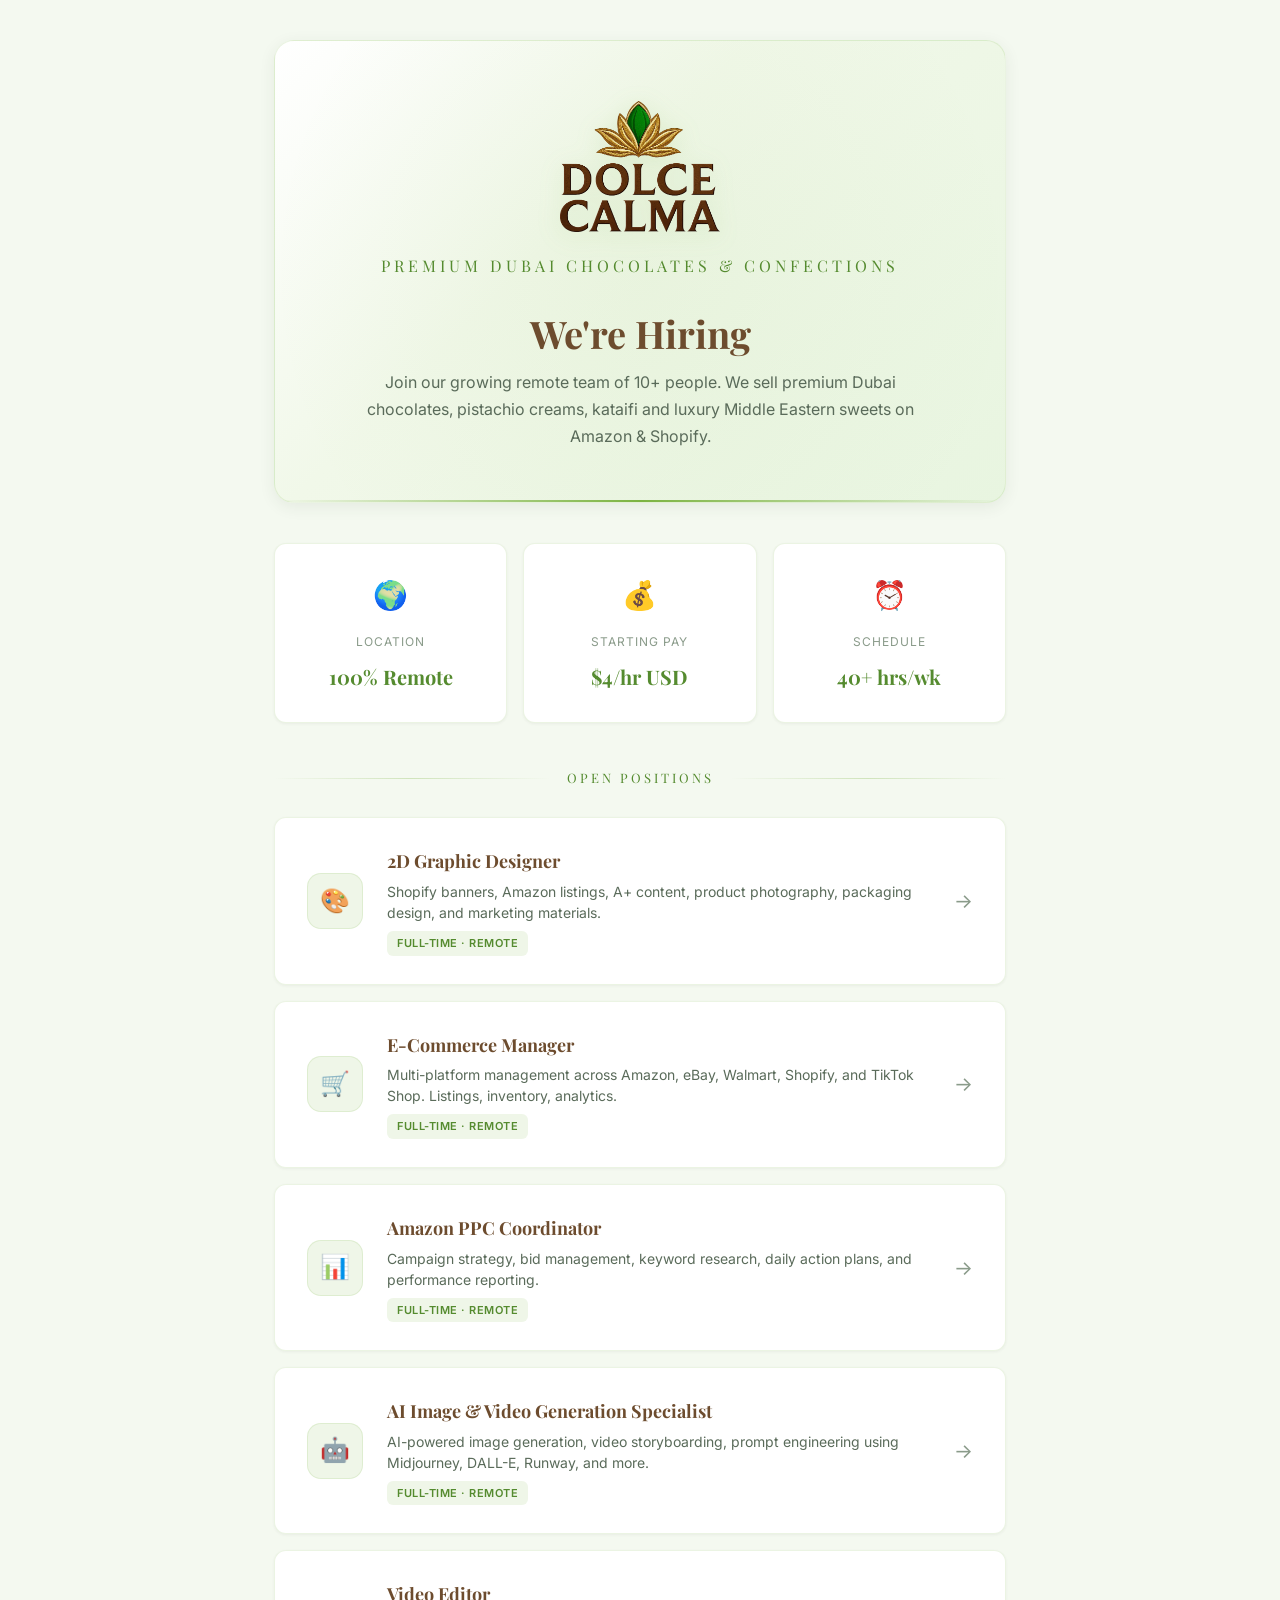
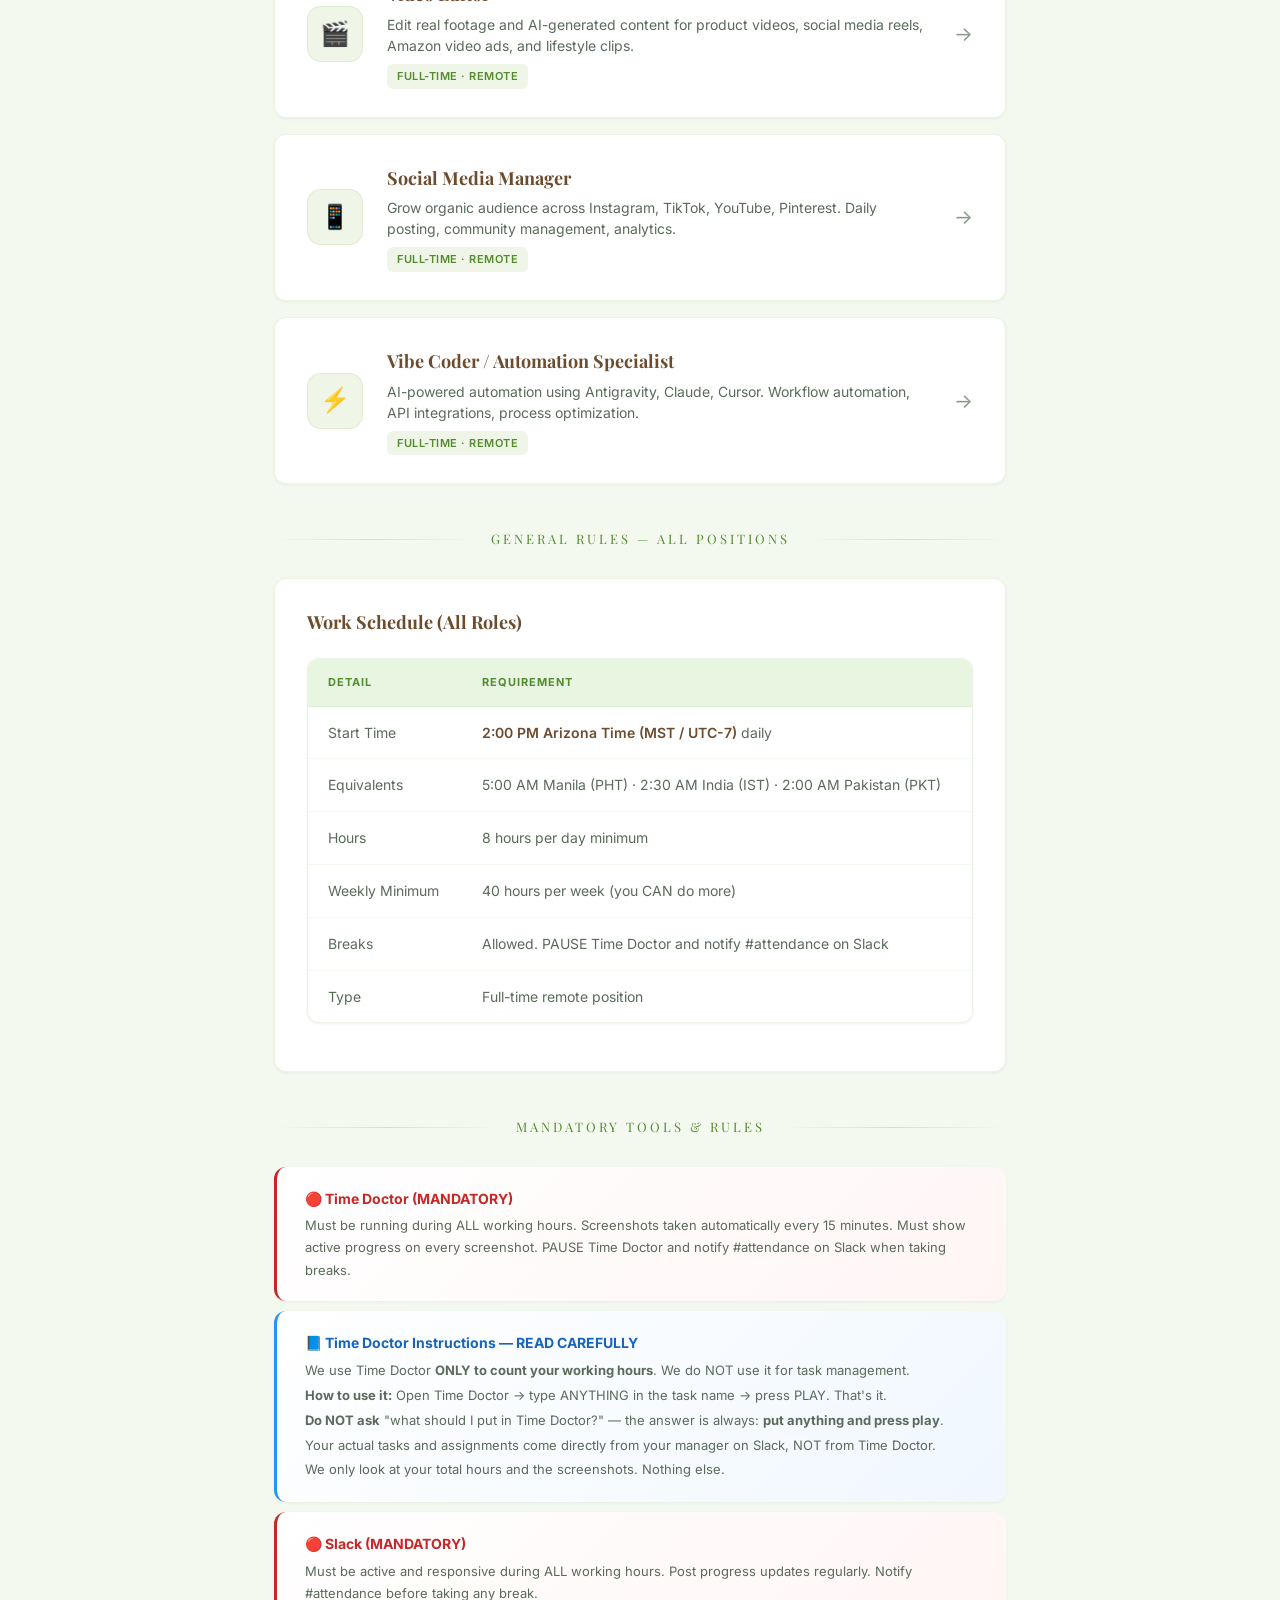
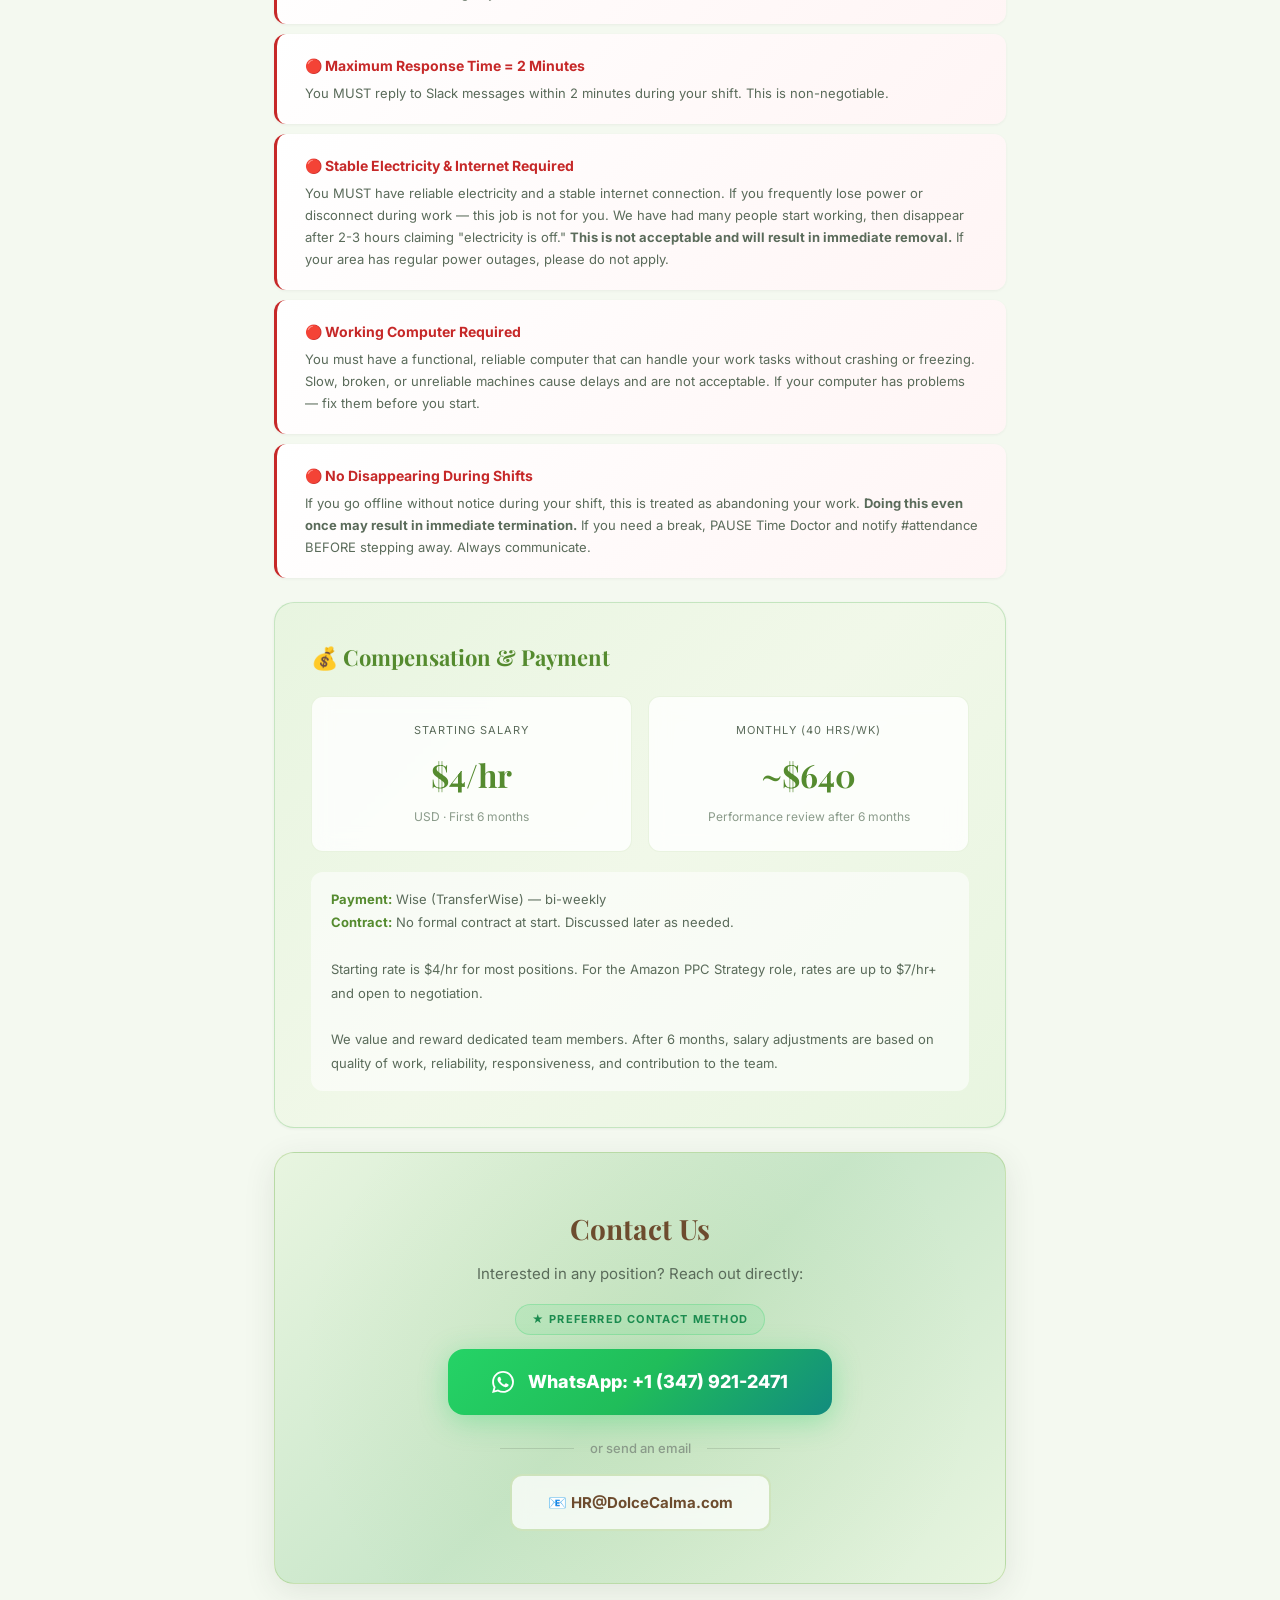
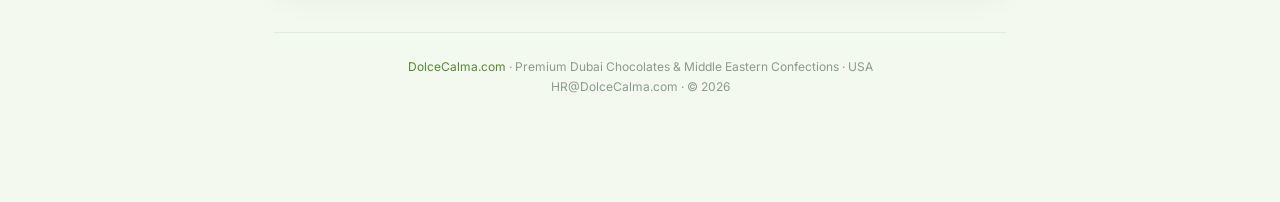
<file: index.html>
<!DOCTYPE html>
<html lang="en">
<head>
    <meta charset="UTF-8">
    <meta http-equiv="Cache-Control" content="no-cache, no-store, must-revalidate">
    <meta http-equiv="Pragma" content="no-cache">
    <meta http-equiv="Expires" content="0">
    <meta name="viewport" content="width=device-width, initial-scale=1.0">
    <title>Dolce Calma — We're Hiring | Open Positions</title>
    <meta name="description" content="Join the Dolce Calma team. Premium Dubai chocolates, pistachio creams, and kataifi. Remote positions worldwide.">
    <link href="https://fonts.googleapis.com/css2?family=Inter:wght@400;500;600;700;800;900&family=Playfair+Display:wght@400;500;600;700;800;900&display=swap" rel="stylesheet">
    <style>
        *, *::before, *::after { box-sizing: border-box; margin: 0; padding: 0; }
        :root {
            --bg: #F4F9F0;
            --bg-card: #FFFFFF;
            --bg-card-hover: #F0F7EC;
            --text: #2D3B2D;
            --text-muted: #5A6B5A;
            --text-dim: #8A9B8A;
            --pistachio: #7CB342;
            --pistachio-light: #E8F5E0;
            --pistachio-dark: #558B2F;
            --pistachio-glow: rgba(124,179,66,0.12);
            --chocolate: #6D4C2E;
            --border: rgba(124,179,66,0.15);
            --border-strong: rgba(124,179,66,0.3);
            --shadow-sm: 0 1px 3px rgba(45,59,45,0.06);
            --shadow-md: 0 4px 16px rgba(45,59,45,0.08);
            --shadow-lg: 0 8px 32px rgba(45,59,45,0.1);
            --radius: 20px;
            --radius-sm: 12px;
            --transition: all 0.4s cubic-bezier(0.4, 0, 0.2, 1);
        }
        body {
            font-family: 'Inter', -apple-system, sans-serif;
            background: var(--bg);
            color: var(--text);
            line-height: 1.7;
            min-height: 100vh;
        }
        .container { max-width: 900px; margin: 0 auto; padding: 40px 24px 80px; }

        .hero {
            text-align: center;
            padding: 80px 32px 64px;
            background: linear-gradient(135deg, #FFFFFF 0%, #F1F8E9 30%, #E8F5E0 60%, #F1F8E9 100%);
            border-radius: var(--radius);
            margin-bottom: 56px;
            position: relative;
            overflow: hidden;
            border: 1px solid var(--border);
            box-shadow: var(--shadow-lg);
        }
        .hero::before {
            content: '';
            position: absolute;
            top: -50%; left: 50%; transform: translateX(-50%);
            width: 120%; height: 200%;
            background: radial-gradient(ellipse at center, rgba(124,179,66,0.08) 0%, transparent 60%);
        }
        .hero::after {
            content: '';
            position: absolute;
            bottom: 0; left: 0; right: 0; height: 2px;
            background: linear-gradient(90deg, transparent, var(--pistachio), transparent);
        }
        .hero-logo {
            width: 200px;
            height: auto;
            margin-bottom: 24px;
            position: relative;
            z-index: 1;
            filter: drop-shadow(0 4px 16px rgba(124,179,66,0.2));
        }
        .hero-tagline {
            font-family: 'Playfair Display', serif;
            font-size: 16px;
            color: var(--pistachio-dark);
            letter-spacing: 4px;
            text-transform: uppercase;
            margin-bottom: 32px;
            position: relative;
            z-index: 1;
        }
        .hero h1 {
            font-family: 'Playfair Display', serif;
            font-size: 44px;
            font-weight: 700;
            line-height: 1.2;
            margin-bottom: 16px;
            position: relative;
            z-index: 1;
            color: var(--chocolate);
        }
        .hero p {
            color: var(--text-muted);
            font-size: 17px;
            position: relative;
            z-index: 1;
            max-width: 600px;
            margin: 0 auto;
        }

        .divider {
            display: flex; align-items: center; gap: 16px; margin: 48px 0 40px;
        }
        .divider::before, .divider::after {
            content: ''; flex: 1; height: 1px;
            background: linear-gradient(90deg, transparent, var(--border-strong), transparent);
        }
        .divider span {
            font-family: 'Playfair Display', serif;
            color: var(--pistachio-dark);
            font-size: 14px; letter-spacing: 3px;
            text-transform: uppercase; white-space: nowrap;
        }

        .positions-grid { display: grid; grid-template-columns: 1fr; gap: 16px; }
        .position-card {
            display: flex; align-items: center; gap: 24px;
            background: var(--bg-card);
            border: 1px solid var(--border);
            border-radius: var(--radius-sm);
            padding: 28px 32px;
            text-decoration: none; color: var(--text);
            transition: var(--transition);
            position: relative; overflow: hidden;
            box-shadow: var(--shadow-sm);
        }
        .position-card::before {
            content: ''; position: absolute; left: 0; top: 0; bottom: 0;
            width: 3px;
            background: linear-gradient(180deg, var(--pistachio), var(--pistachio-dark));
            opacity: 0; transition: opacity 0.4s;
        }
        .position-card:hover {
            background: var(--bg-card-hover);
            border-color: var(--border-strong);
            transform: translateX(6px);
            box-shadow: var(--shadow-md);
        }
        .position-card:hover::before { opacity: 1; }

        .position-icon {
            width: 56px; height: 56px; border-radius: 14px;
            display: flex; align-items: center; justify-content: center;
            font-size: 24px; flex-shrink: 0;
            background: var(--pistachio-glow);
            border: 1px solid var(--border);
        }
        .position-info { flex: 1; }
        .position-title {
            font-size: 18px; font-weight: 700; margin-bottom: 4px;
            font-family: 'Playfair Display', serif; color: var(--chocolate);
        }
        .position-desc { font-size: 14px; color: var(--text-muted); line-height: 1.5; }
        .position-arrow {
            color: var(--text-dim); font-size: 20px;
            transition: all 0.3s; flex-shrink: 0;
        }
        .position-card:hover .position-arrow {
            color: var(--pistachio-dark); transform: translateX(4px);
        }
        .position-tag {
            display: inline-block;
            background: var(--pistachio-glow);
            color: var(--pistachio-dark);
            padding: 3px 10px; border-radius: 6px;
            font-size: 11px; font-weight: 600;
            text-transform: uppercase; letter-spacing: 0.5px;
            margin-top: 8px;
        }

        .info-grid { display: grid; grid-template-columns: 1fr 1fr 1fr; gap: 16px; margin: 40px 0; }
        .info-card {
            background: var(--bg-card);
            border: 1px solid var(--border);
            border-radius: var(--radius-sm);
            padding: 28px 24px; text-align: center;
            box-shadow: var(--shadow-sm);
        }
        .info-card .icon { font-size: 28px; margin-bottom: 12px; }
        .info-card .label {
            font-size: 12px; color: var(--text-dim);
            text-transform: uppercase; letter-spacing: 1px; margin-bottom: 8px;
        }
        .info-card .value {
            font-family: 'Playfair Display', serif;
            font-size: 20px; font-weight: 700; color: var(--pistachio-dark);
        }

        .footer {
            text-align: center; margin-top: 56px; padding: 24px;
            color: var(--text-dim); font-size: 12px;
            border-top: 1px solid var(--border);
        }
        .footer a { color: var(--pistachio-dark); text-decoration: none; }
        .footer a:hover { color: var(--pistachio); }

        @media (max-width: 640px) {
            .container { padding: 20px 16px 60px; }
            .hero { padding: 48px 20px 40px; }
            .hero h1 { font-size: 30px; }
            .info-grid { grid-template-columns: 1fr; }
            .position-card { padding: 20px; gap: 16px; }
            .position-icon { width: 44px; height: 44px; font-size: 20px; }
        }

        @keyframes fadeUp {
            from { opacity: 0; transform: translateY(20px); }
            to { opacity: 1; transform: translateY(0); }
        }
        .position-card { animation: fadeUp 0.6s ease forwards; opacity: 0; }
        .position-card:nth-child(1) { animation-delay: 0.1s; }
        .position-card:nth-child(2) { animation-delay: 0.15s; }
        .position-card:nth-child(3) { animation-delay: 0.2s; }
        .position-card:nth-child(4) { animation-delay: 0.25s; }
        .position-card:nth-child(5) { animation-delay: 0.3s; }
        .position-card:nth-child(6) { animation-delay: 0.35s; }
        .position-card:nth-child(7) { animation-delay: 0.4s; }
    </style>
</head>
<body>

<div class="container">

    <div class="hero">
        <img src="logo.png" alt="Dolce Calma" class="hero-logo">
        <div class="hero-tagline">Premium Dubai Chocolates & Confections</div>
        <h1>We're Hiring</h1>
        <p>Join our growing remote team of 10+ people. We sell premium Dubai chocolates, pistachio creams, kataifi and luxury Middle Eastern sweets on Amazon & Shopify.</p>
    </div>

    <div class="info-grid">
        <div class="info-card">
            <div class="icon">🌍</div>
            <div class="label">Location</div>
            <div class="value">100% Remote</div>
        </div>
        <div class="info-card">
            <div class="icon">💰</div>
            <div class="label">Starting Pay</div>
            <div class="value">$4/hr USD</div>
        </div>
        <div class="info-card">
            <div class="icon">⏰</div>
            <div class="label">Schedule</div>
            <div class="value">40+ hrs/wk</div>
        </div>
    </div>

    <div class="divider"><span>Open Positions</span></div>

    <div class="positions-grid">
        <a href="designer.html" class="position-card" id="pos-designer">
            <div class="position-icon">🎨</div>
            <div class="position-info">
                <div class="position-title">2D Graphic Designer</div>
                <div class="position-desc">Shopify banners, Amazon listings, A+ content, product photography, packaging design, and marketing materials.</div>
                <span class="position-tag">Full-Time · Remote</span>
            </div>
            <span class="position-arrow">→</span>
        </a>
        <a href="ecom-manager.html" class="position-card" id="pos-ecom">
            <div class="position-icon">🛒</div>
            <div class="position-info">
                <div class="position-title">E-Commerce Manager</div>
                <div class="position-desc">Multi-platform management across Amazon, eBay, Walmart, Shopify, and TikTok Shop. Listings, inventory, analytics.</div>
                <span class="position-tag">Full-Time · Remote</span>
            </div>
            <span class="position-arrow">→</span>
        </a>
        <a href="ppc-coordinator.html" class="position-card" id="pos-ppc">
            <div class="position-icon">📊</div>
            <div class="position-info">
                <div class="position-title">Amazon PPC Coordinator</div>
                <div class="position-desc">Campaign strategy, bid management, keyword research, daily action plans, and performance reporting.</div>
                <span class="position-tag">Full-Time · Remote</span>
            </div>
            <span class="position-arrow">→</span>
        </a>
        <a href="ai-creative.html" class="position-card" id="pos-ai">
            <div class="position-icon">🤖</div>
            <div class="position-info">
                <div class="position-title">AI Image & Video Generation Specialist</div>
                <div class="position-desc">AI-powered image generation, video storyboarding, prompt engineering using Midjourney, DALL-E, Runway, and more.</div>
                <span class="position-tag">Full-Time · Remote</span>
            </div>
            <span class="position-arrow">→</span>
        </a>
        <a href="video-editor.html" class="position-card" id="pos-video">
            <div class="position-icon">🎬</div>
            <div class="position-info">
                <div class="position-title">Video Editor</div>
                <div class="position-desc">Edit real footage and AI-generated content for product videos, social media reels, Amazon video ads, and lifestyle clips.</div>
                <span class="position-tag">Full-Time · Remote</span>
            </div>
            <span class="position-arrow">→</span>
        </a>
        <a href="social-media.html" class="position-card" id="pos-social">
            <div class="position-icon">📱</div>
            <div class="position-info">
                <div class="position-title">Social Media Manager</div>
                <div class="position-desc">Grow organic audience across Instagram, TikTok, YouTube, Pinterest. Daily posting, community management, analytics.</div>
                <span class="position-tag">Full-Time · Remote</span>
            </div>
            <span class="position-arrow">→</span>
        </a>
        <a href="vibe-coder.html" class="position-card" id="pos-vibe">
            <div class="position-icon">⚡</div>
            <div class="position-info">
                <div class="position-title">Vibe Coder / Automation Specialist</div>
                <div class="position-desc">AI-powered automation using Antigravity, Claude, Cursor. Workflow automation, API integrations, process optimization.</div>
                <span class="position-tag">Full-Time · Remote</span>
            </div>
            <span class="position-arrow">→</span>
        </a>
    </div>

    <div data-shared="index-rules"></div>

    <div data-shared="index-whatsapp"></div>

    <div class="footer">
        <a href="https://dolcecalma.com" target="_blank">DolceCalma.com</a> · Premium Dubai Chocolates &amp; Middle Eastern Confections · USA<br>
        HR@DolceCalma.com · © 2026
    </div>

</div>

<link rel="stylesheet" href="styles.css?v=8">
<script src="shared-rules.js"></script>
</body>
</html>
</file>
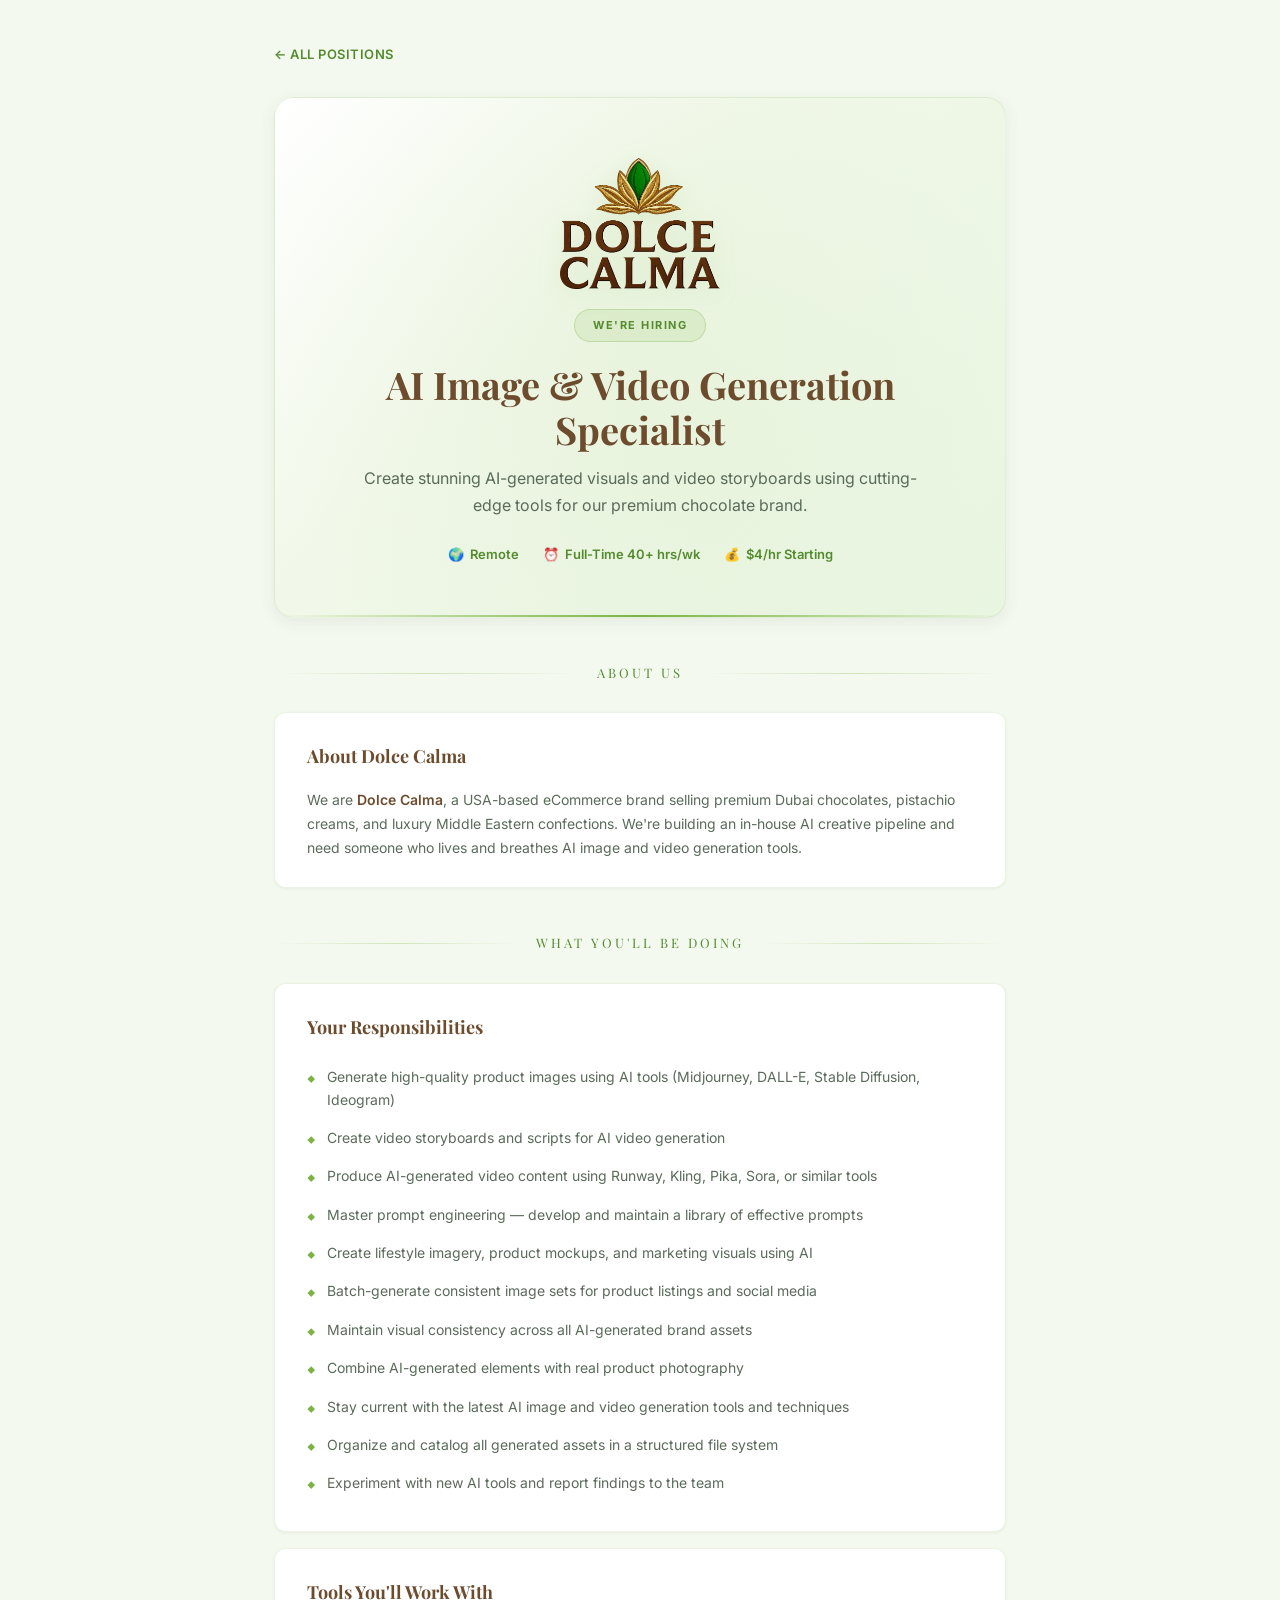
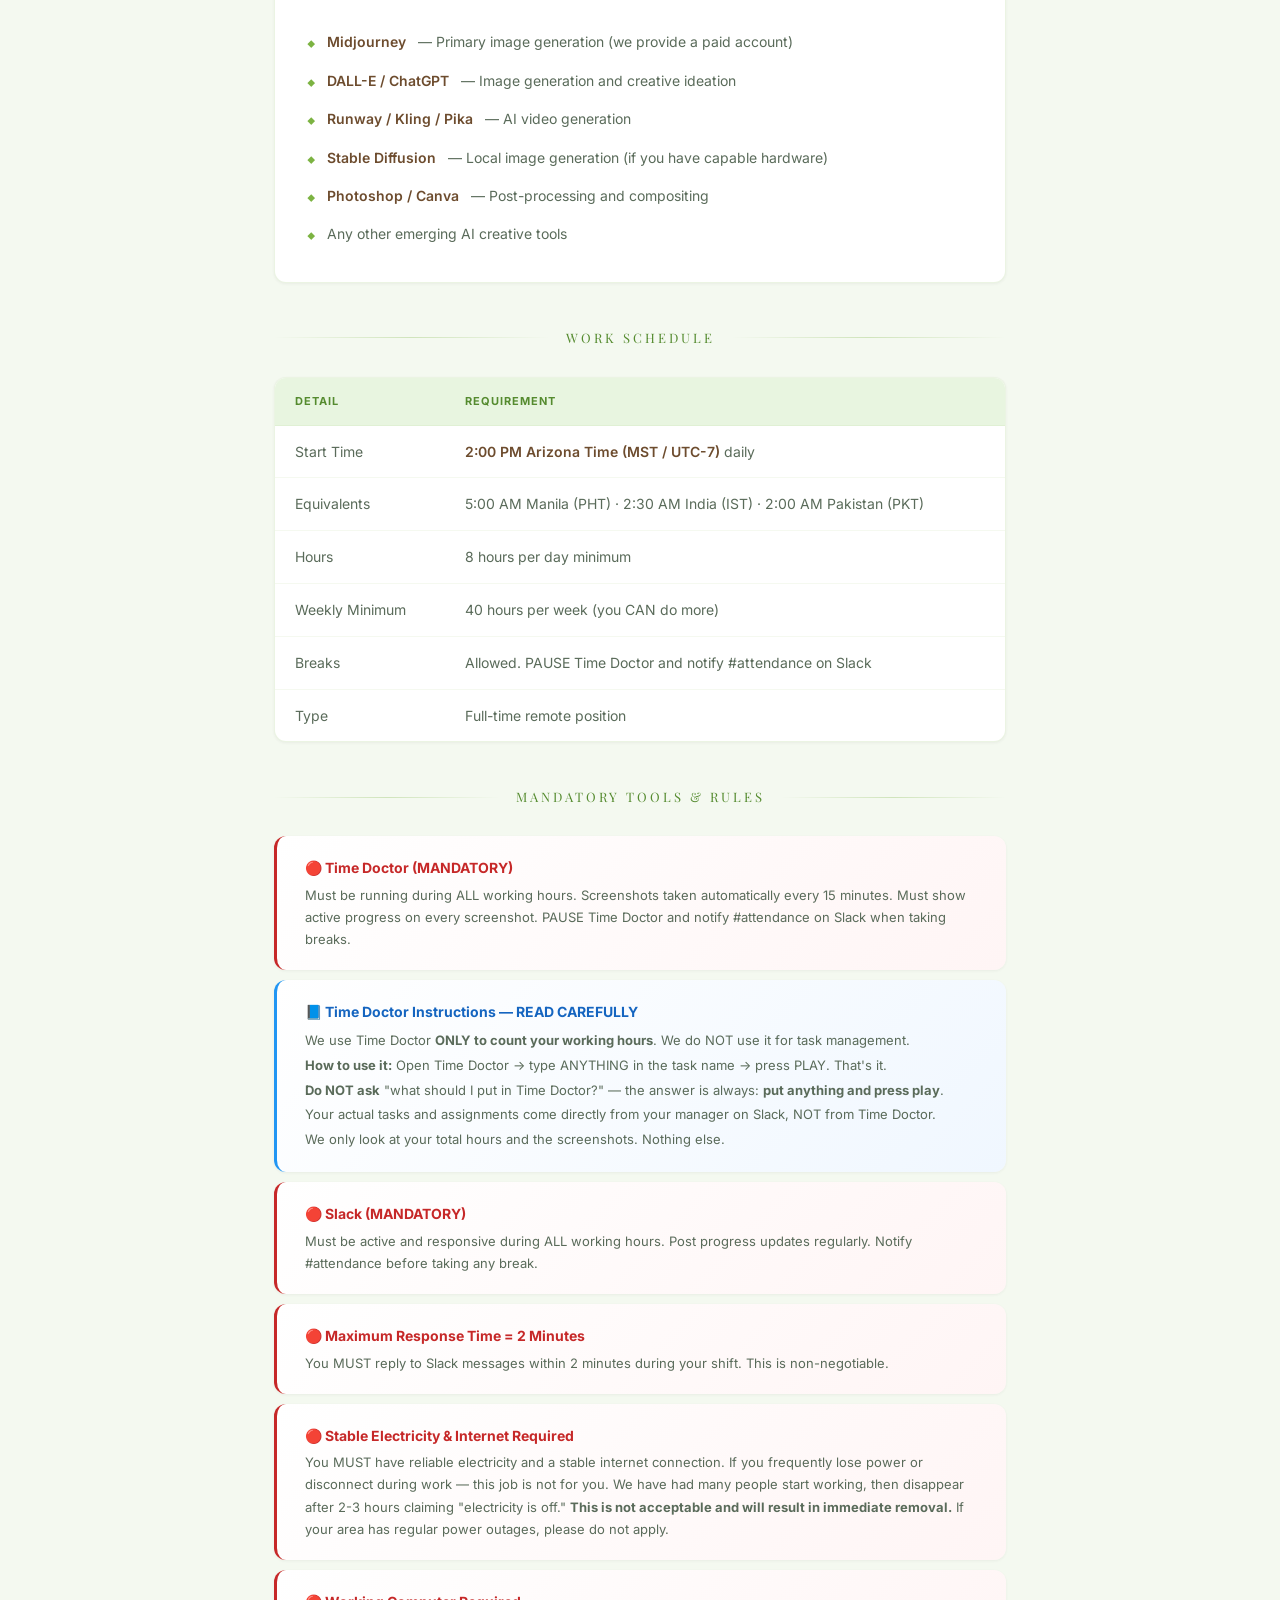
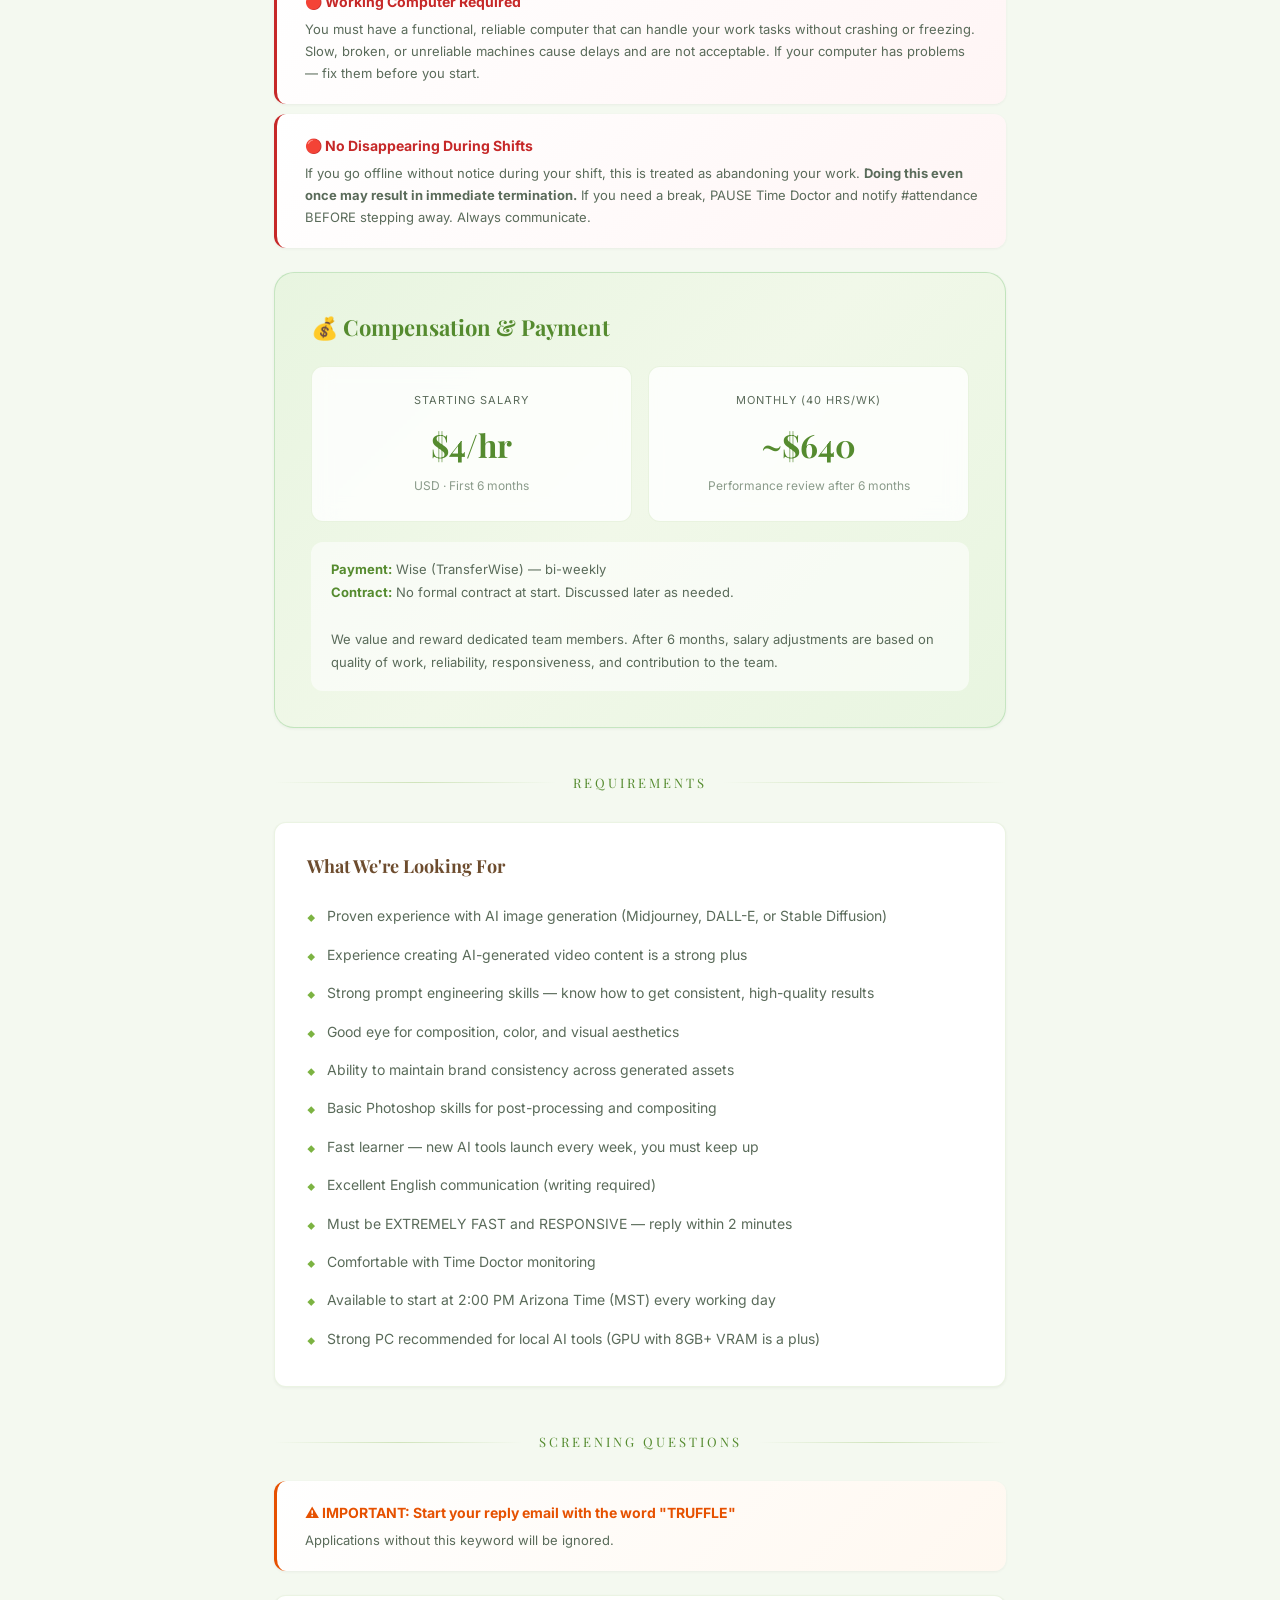
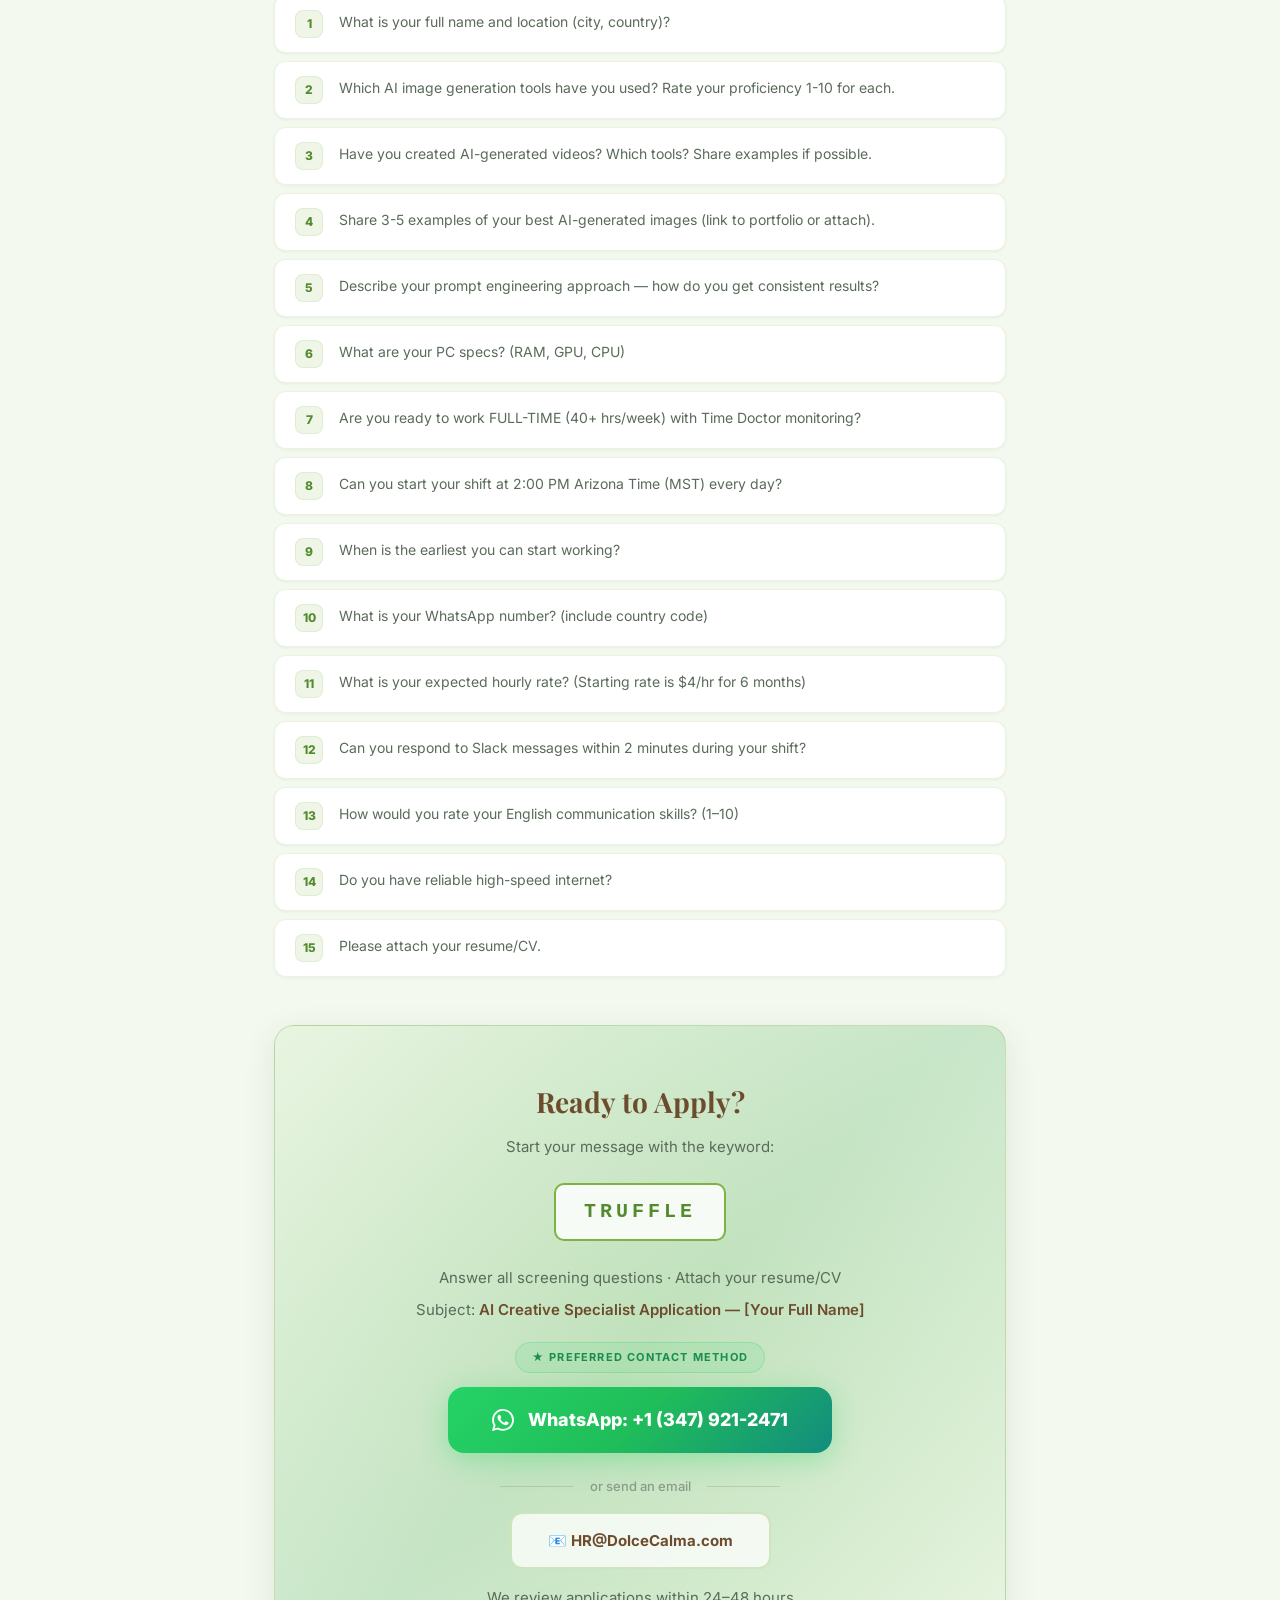
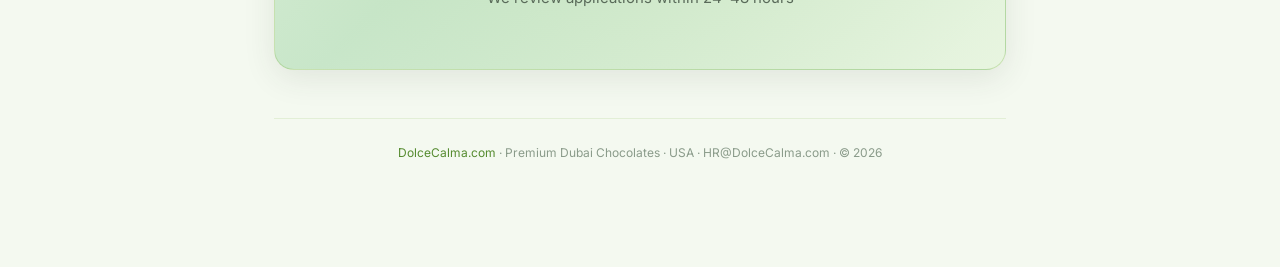
<file: ai-creative.html>
<!DOCTYPE html>
<html lang="en">
<head>
    <meta charset="UTF-8">
    <meta http-equiv="Cache-Control" content="no-cache, no-store, must-revalidate">
    <meta http-equiv="Pragma" content="no-cache">
    <meta http-equiv="Expires" content="0">
    <meta name="viewport" content="width=device-width, initial-scale=1.0">
    <title>AI Image & Video Specialist — Dolce Calma Careers</title>
    <meta name="description" content="Full-time remote AI Image & Video Generation Specialist. Midjourney, DALL-E, Runway, storyboards, prompt engineering.">
    <link href="https://fonts.googleapis.com/css2?family=Inter:wght@400;500;600;700;800;900&family=Playfair+Display:wght@400;500;600;700;800;900&display=swap" rel="stylesheet">
    <link rel="stylesheet" href="styles.css?v=8">
</head>
<body>
<div class="container">
    <a href="index.html" class="back-link">← All Positions</a>
    <div class="hero">
        <img src="logo.png" alt="Dolce Calma" class="hero-logo">
        <div class="hero-badge">We're Hiring</div>
        <h1>AI Image & Video Generation Specialist</h1>
        <p>Create stunning AI-generated visuals and video storyboards using cutting-edge tools for our premium chocolate brand.</p>
        <div class="hero-meta">
            <span>🌍 <em>Remote</em></span><span>⏰ <em>Full-Time 40+ hrs/wk</em></span><span>💰 <em>$4/hr Starting</em></span>
        </div>
    </div>

    <div class="divider"><span>About Us</span></div>
    <div class="card">
        <h3>About Dolce Calma</h3>
        <p>We are <span class="hl">Dolce Calma</span>, a USA-based eCommerce brand selling premium Dubai chocolates, pistachio creams, and luxury Middle Eastern confections. We're building an in-house AI creative pipeline and need someone who lives and breathes AI image and video generation tools.</p>
    </div>

    <div class="divider"><span>What You'll Be Doing</span></div>
    <div class="card">
        <h3>Your Responsibilities</h3>
        <ul>
            <li>Generate high-quality product images using AI tools (Midjourney, DALL-E, Stable Diffusion, Ideogram)</li>
            <li>Create video storyboards and scripts for AI video generation</li>
            <li>Produce AI-generated video content using Runway, Kling, Pika, Sora, or similar tools</li>
            <li>Master prompt engineering — develop and maintain a library of effective prompts</li>
            <li>Create lifestyle imagery, product mockups, and marketing visuals using AI</li>
            <li>Batch-generate consistent image sets for product listings and social media</li>
            <li>Maintain visual consistency across all AI-generated brand assets</li>
            <li>Combine AI-generated elements with real product photography</li>
            <li>Stay current with the latest AI image and video generation tools and techniques</li>
            <li>Organize and catalog all generated assets in a structured file system</li>
            <li>Experiment with new AI tools and report findings to the team</li>
        </ul>
    </div>

    <div class="card">
        <h3>Tools You'll Work With</h3>
        <ul>
            <li><span class="hl">Midjourney</span> — Primary image generation (we provide a paid account)</li>
            <li><span class="hl">DALL-E / ChatGPT</span> — Image generation and creative ideation</li>
            <li><span class="hl">Runway / Kling / Pika</span> — AI video generation</li>
            <li><span class="hl">Stable Diffusion</span> — Local image generation (if you have capable hardware)</li>
            <li><span class="hl">Photoshop / Canva</span> — Post-processing and compositing</li>
            <li>Any other emerging AI creative tools</li>
        </ul>
    </div>

    <div class="divider"><span>Work Schedule</span></div>
    <div data-shared="schedule"></div>

    <div class="divider"><span>Mandatory Tools &amp; Rules</span></div>
    <div data-shared="rules"></div>

    <div data-shared="pay"></div>

    <div class="divider"><span>Requirements</span></div>
    <div class="card">
        <h3>What We're Looking For</h3>
        <ul>
            <li>Proven experience with AI image generation (Midjourney, DALL-E, or Stable Diffusion)</li>
            <li>Experience creating AI-generated video content is a strong plus</li>
            <li>Strong prompt engineering skills — know how to get consistent, high-quality results</li>
            <li>Good eye for composition, color, and visual aesthetics</li>
            <li>Ability to maintain brand consistency across generated assets</li>
            <li>Basic Photoshop skills for post-processing and compositing</li>
            <li>Fast learner — new AI tools launch every week, you must keep up</li>
            <li>Excellent English communication (writing required)</li>
            <li>Must be EXTREMELY FAST and RESPONSIVE — reply within 2 minutes</li>
            <li>Comfortable with Time Doctor monitoring</li>
            <li>Available to start at 2:00 PM Arizona Time (MST) every working day</li>
            <li>Strong PC recommended for local AI tools (GPU with 8GB+ VRAM is a plus)</li>
        </ul>
    </div>

    <div class="divider"><span>Screening Questions</span></div>
    <div class="rule-card rule-amber" style="margin-bottom:24px;"><h4>⚠️ IMPORTANT: Start your reply email with the word "TRUFFLE"</h4><p>Applications without this keyword will be ignored.</p></div>
    <ol class="question-list">
        <li>What is your full name and location (city, country)?</li>
        <li>Which AI image generation tools have you used? Rate your proficiency 1-10 for each.</li>
        <li>Have you created AI-generated videos? Which tools? Share examples if possible.</li>
        <li>Share 3-5 examples of your best AI-generated images (link to portfolio or attach).</li>
        <li>Describe your prompt engineering approach — how do you get consistent results?</li>
        <li>What are your PC specs? (RAM, GPU, CPU)</li>
        <li>Are you ready to work FULL-TIME (40+ hrs/week) with Time Doctor monitoring?</li>
        <li>Can you start your shift at 2:00 PM Arizona Time (MST) every day?</li>
        <li>When is the earliest you can start working?</li>
        <li>What is your WhatsApp number? (include country code)</li>
        <li>What is your expected hourly rate? (Starting rate is $4/hr for 6 months)</li>
        <li>Can you respond to Slack messages within 2 minutes during your shift?</li>
        <li>How would you rate your English communication skills? (1–10)</li>
        <li>Do you have reliable high-speed internet?</li>
        <li>Please attach your resume/CV.</li>
    </ol>

        <div data-shared="cta" data-keyword="TRUFFLE" data-subject="AI Creative Specialist Application"></div>
<div class="footer"><a href="https://dolcecalma.com" target="_blank">DolceCalma.com</a> · Premium Dubai Chocolates · USA · HR@DolceCalma.com · © 2026</div>
</div>
<script src="shared-rules.js"></script>
</body>
</html>
</file>
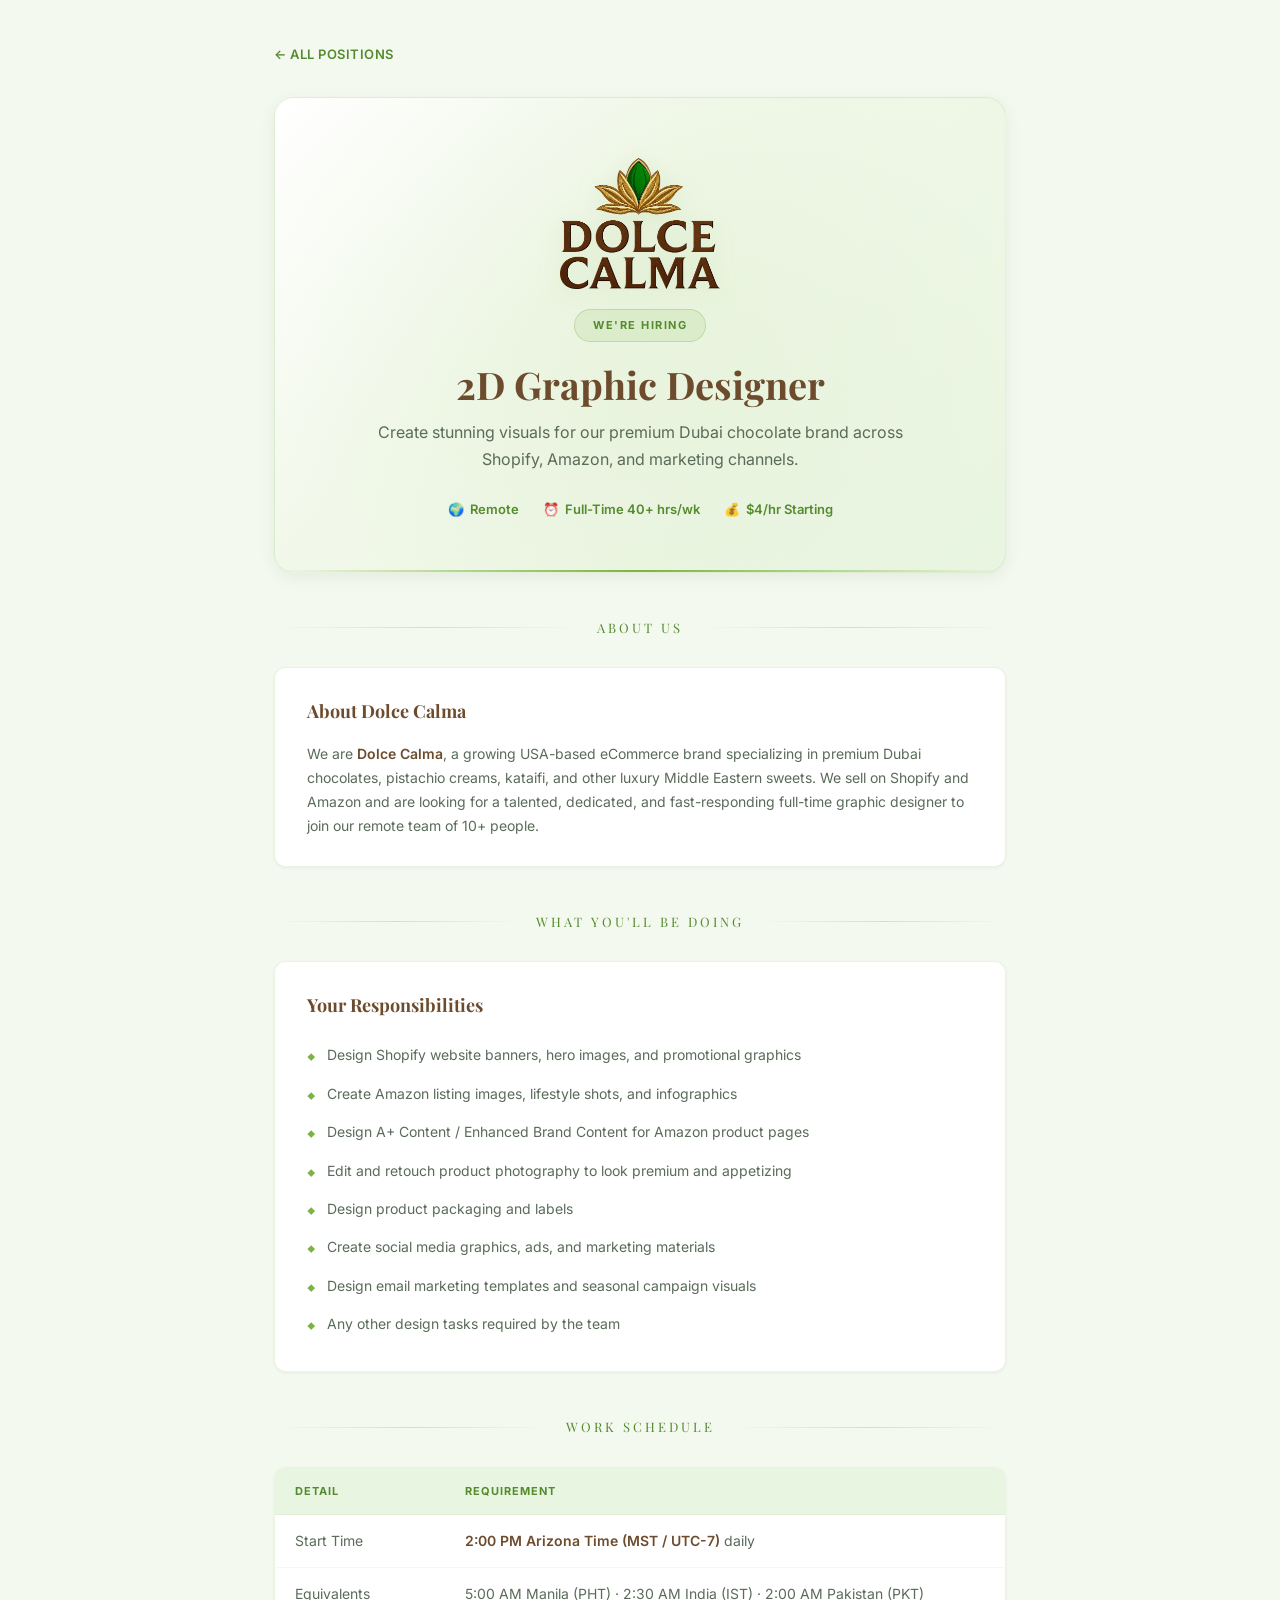
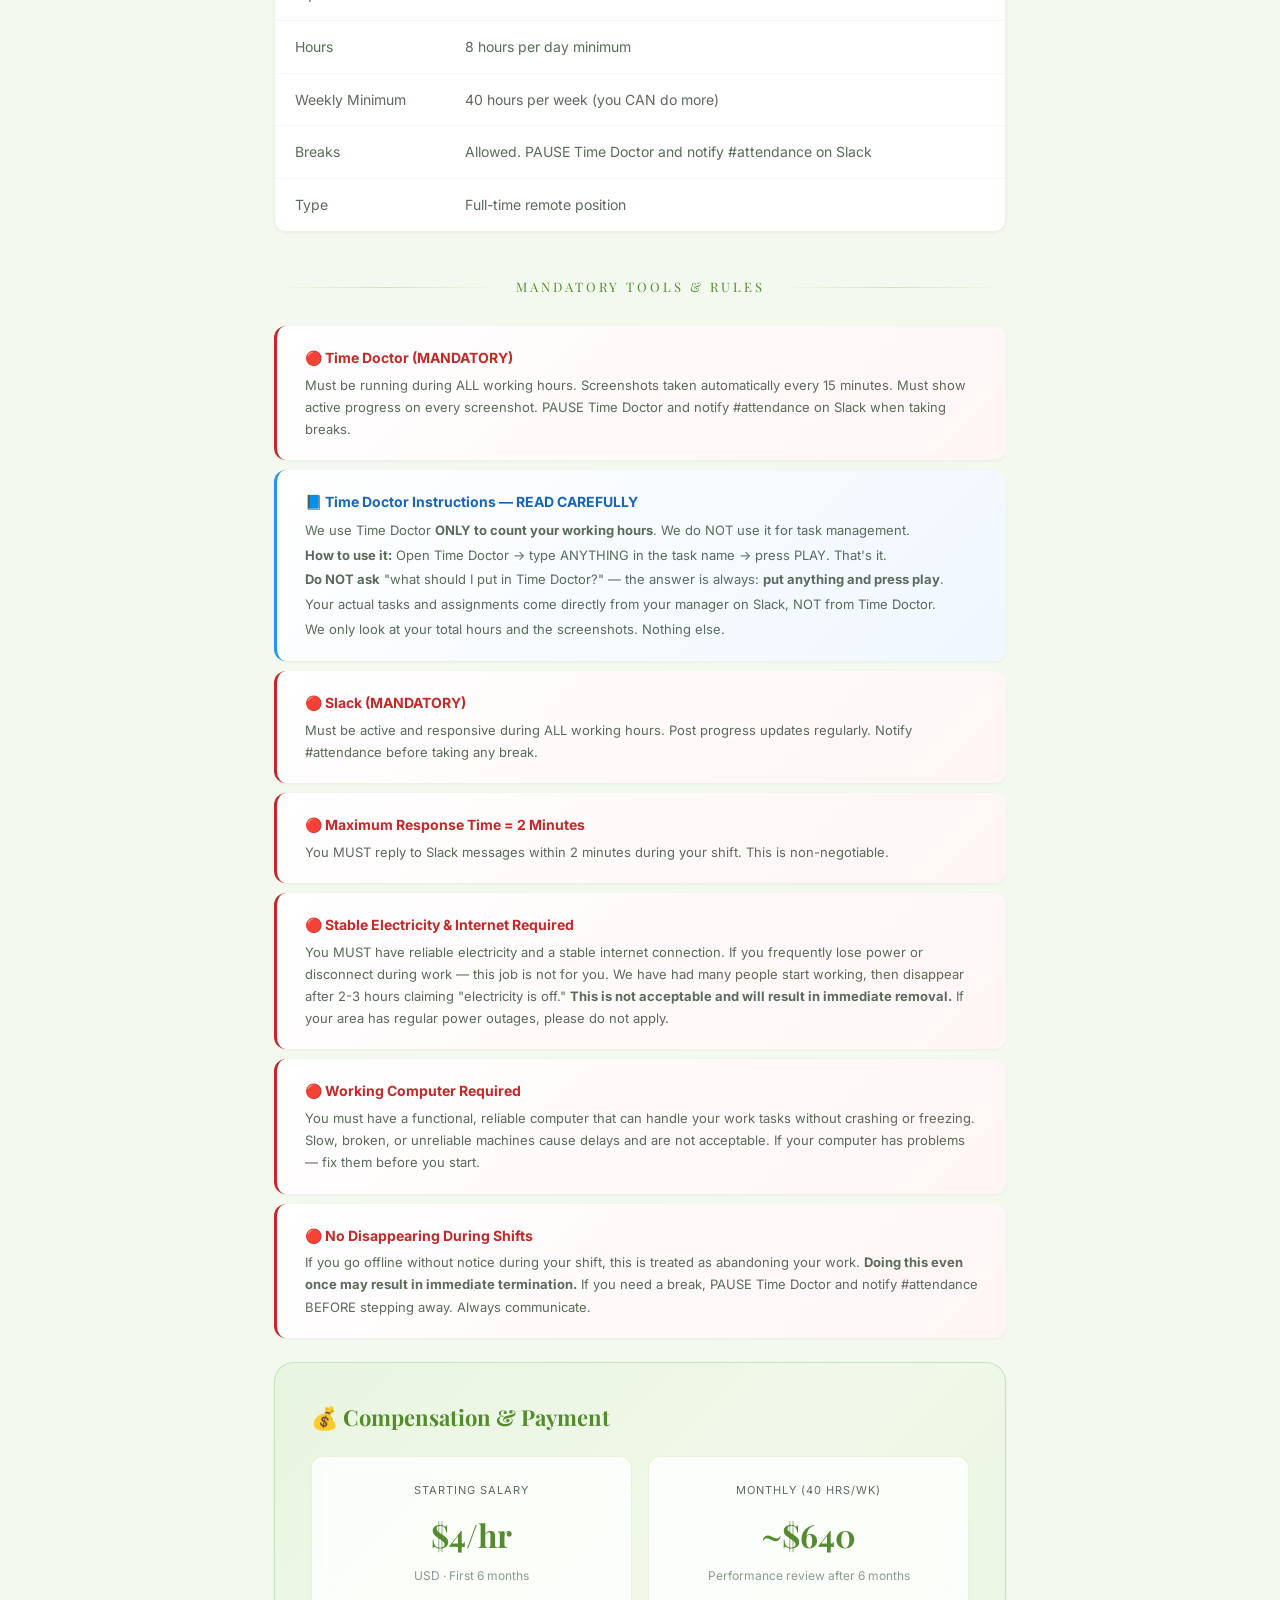
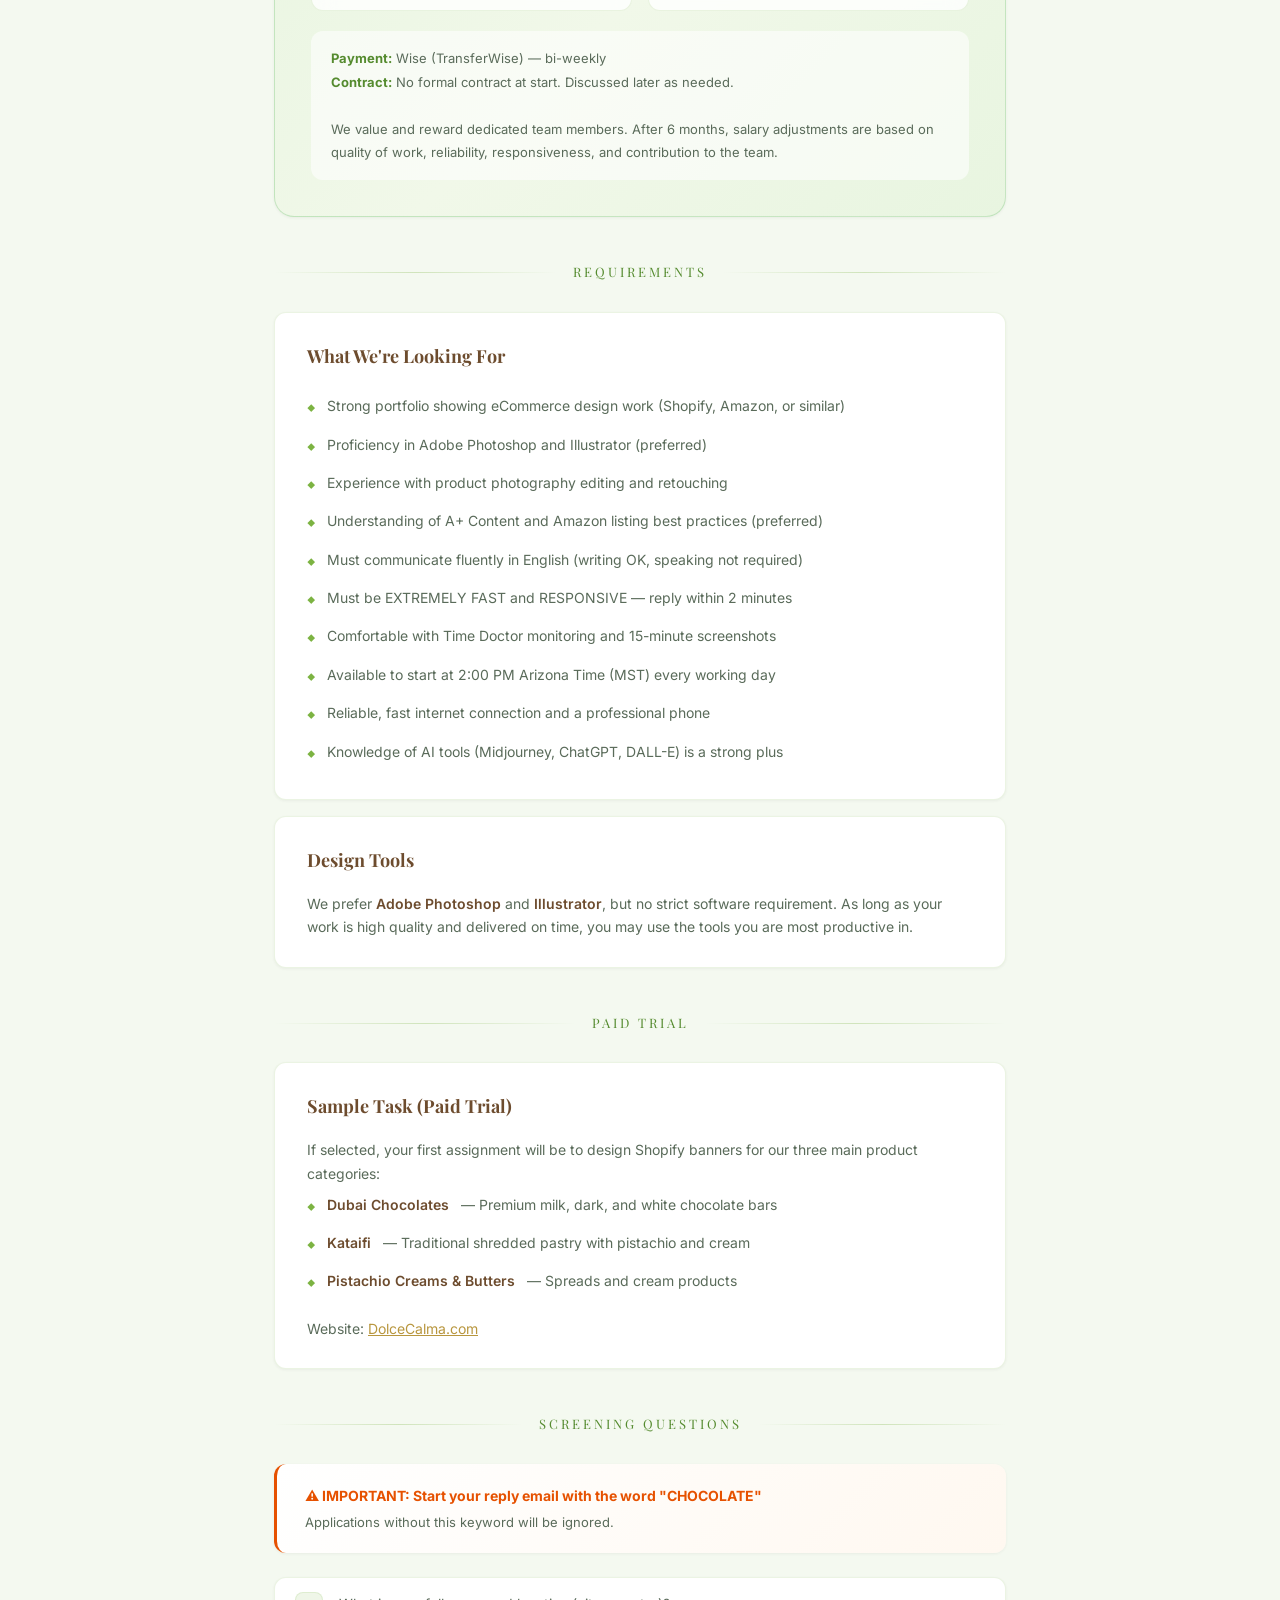
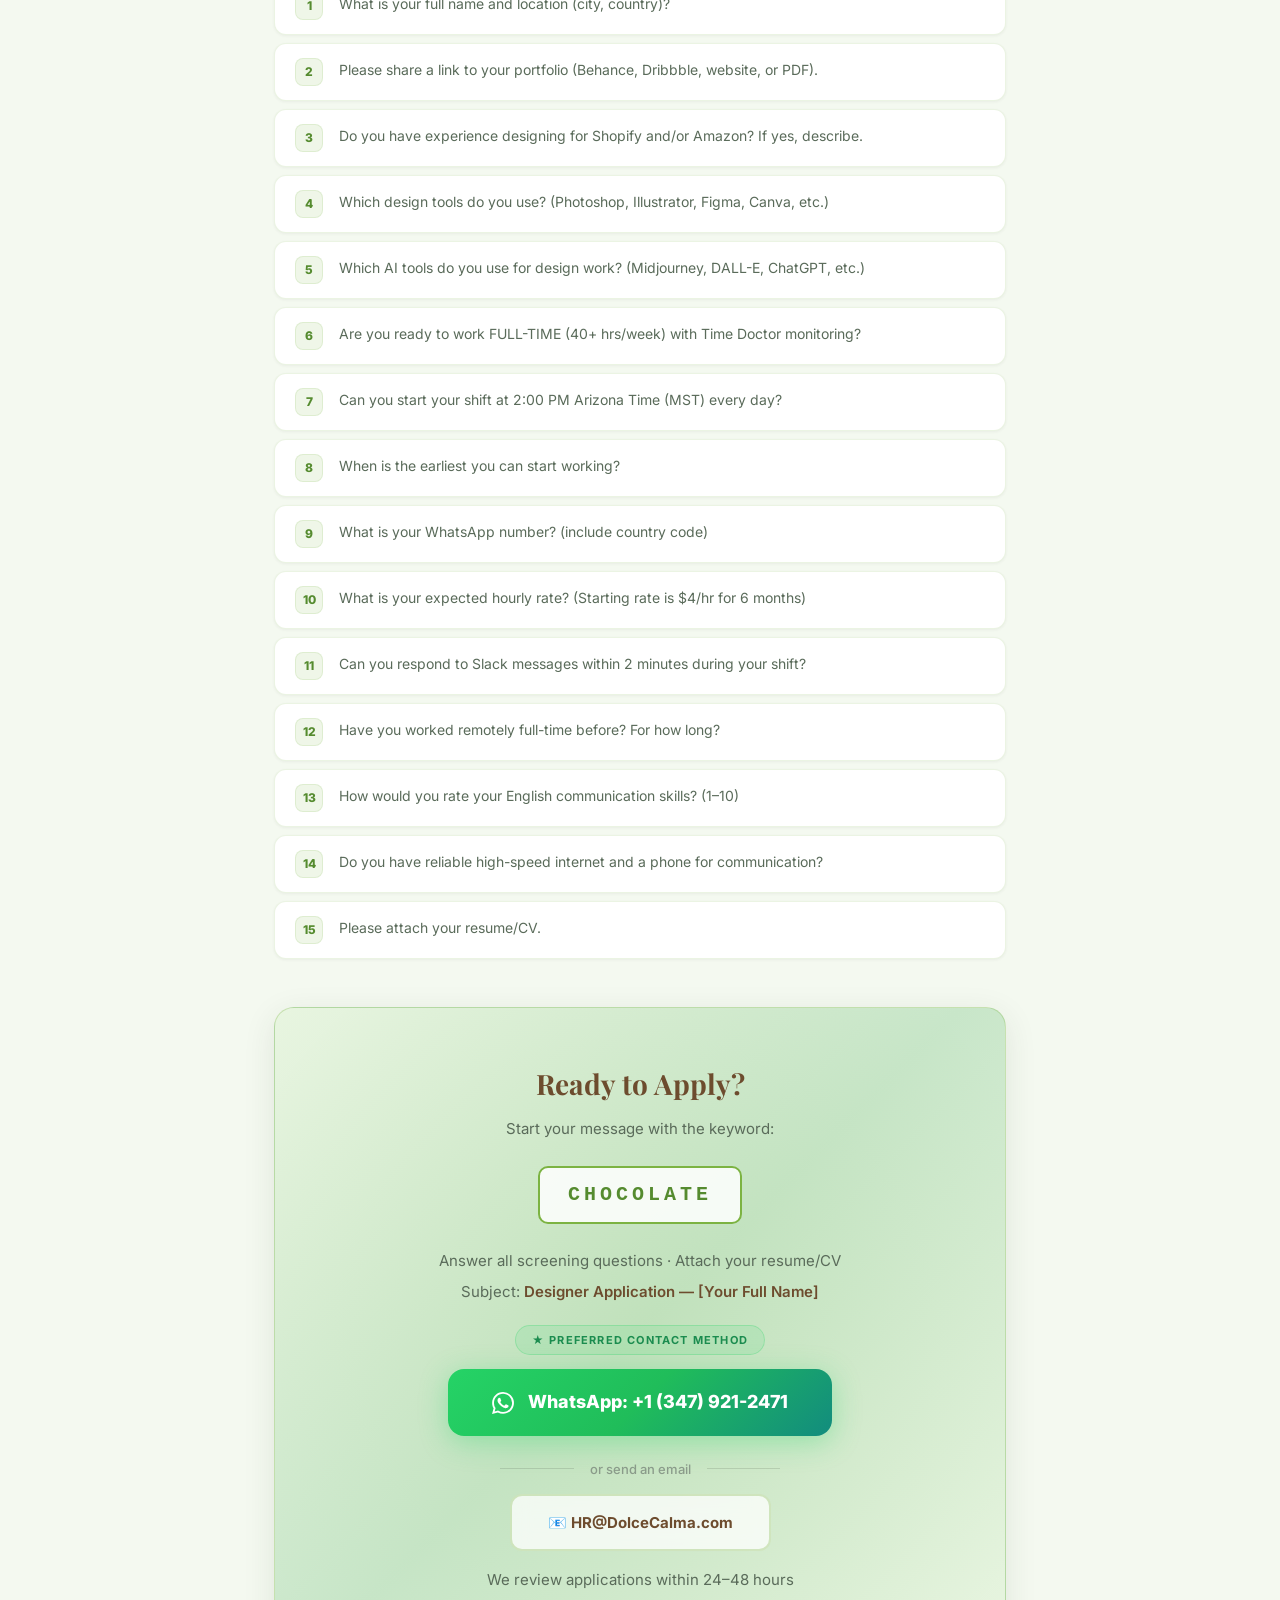
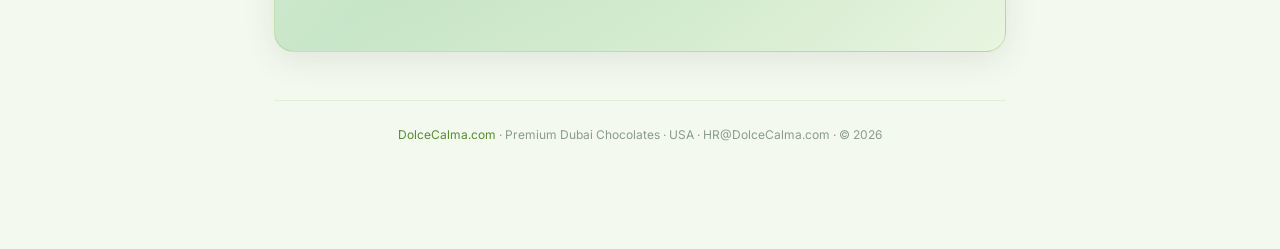
<file: designer.html>
<!DOCTYPE html>
<html lang="en">
<head>
    <meta charset="UTF-8">
    <meta http-equiv="Cache-Control" content="no-cache, no-store, must-revalidate">
    <meta http-equiv="Pragma" content="no-cache">
    <meta http-equiv="Expires" content="0">
    <meta name="viewport" content="width=device-width, initial-scale=1.0">
    <title>2D Graphic Designer — Dolce Calma Careers</title>
    <meta name="description" content="Full-time remote 2D Graphic Designer position at Dolce Calma. Design for Shopify, Amazon, packaging, and marketing.">
    <link href="https://fonts.googleapis.com/css2?family=Inter:wght@400;500;600;700;800;900&family=Playfair+Display:wght@400;500;600;700;800;900&display=swap" rel="stylesheet">
    <link rel="stylesheet" href="styles.css?v=8">
</head>
<body>
<div class="container">
    <a href="index.html" class="back-link">← All Positions</a>
    <div class="hero">
        <img src="logo.png" alt="Dolce Calma" class="hero-logo">
        <div class="hero-badge">We're Hiring</div>
        <h1>2D Graphic Designer</h1>
        <p>Create stunning visuals for our premium Dubai chocolate brand across Shopify, Amazon, and marketing channels.</p>
        <div class="hero-meta">
            <span>🌍 <em>Remote</em></span>
            <span>⏰ <em>Full-Time 40+ hrs/wk</em></span>
            <span>💰 <em>$4/hr Starting</em></span>
        </div>
    </div>

    <div class="divider"><span>About Us</span></div>
    <div class="card">
        <h3>About Dolce Calma</h3>
        <p>We are <span class="hl">Dolce Calma</span>, a growing USA-based eCommerce brand specializing in premium Dubai chocolates, pistachio creams, kataifi, and other luxury Middle Eastern sweets. We sell on Shopify and Amazon and are looking for a talented, dedicated, and fast-responding full-time graphic designer to join our remote team of 10+ people.</p>
    </div>

    <div class="divider"><span>What You'll Be Doing</span></div>
    <div class="card">
        <h3>Your Responsibilities</h3>
        <ul>
            <li>Design Shopify website banners, hero images, and promotional graphics</li>
            <li>Create Amazon listing images, lifestyle shots, and infographics</li>
            <li>Design A+ Content / Enhanced Brand Content for Amazon product pages</li>
            <li>Edit and retouch product photography to look premium and appetizing</li>
            <li>Design product packaging and labels</li>
            <li>Create social media graphics, ads, and marketing materials</li>
            <li>Design email marketing templates and seasonal campaign visuals</li>
            <li>Any other design tasks required by the team</li>
        </ul>
    </div>

    <div class="divider"><span>Work Schedule</span></div>
    <div data-shared="schedule"></div>

    <div class="divider"><span>Mandatory Tools &amp; Rules</span></div>
    <div data-shared="rules"></div>

    <div data-shared="pay"></div>

    <div class="divider"><span>Requirements</span></div>
    <div class="card">
        <h3>What We're Looking For</h3>
        <ul>
            <li>Strong portfolio showing eCommerce design work (Shopify, Amazon, or similar)</li>
            <li>Proficiency in Adobe Photoshop and Illustrator (preferred)</li>
            <li>Experience with product photography editing and retouching</li>
            <li>Understanding of A+ Content and Amazon listing best practices (preferred)</li>
            <li>Must communicate fluently in English (writing OK, speaking not required)</li>
            <li>Must be EXTREMELY FAST and RESPONSIVE — reply within 2 minutes</li>
            <li>Comfortable with Time Doctor monitoring and 15-minute screenshots</li>
            <li>Available to start at 2:00 PM Arizona Time (MST) every working day</li>
            <li>Reliable, fast internet connection and a professional phone</li>
            <li>Knowledge of AI tools (Midjourney, ChatGPT, DALL-E) is a strong plus</li>
        </ul>
    </div>
    <div class="card">
        <h3>Design Tools</h3>
        <p>We prefer <span class="hl">Adobe Photoshop</span> and <span class="hl">Illustrator</span>, but no strict software requirement. As long as your work is high quality and delivered on time, you may use the tools you are most productive in.</p>
    </div>

    <div class="divider"><span>Paid Trial</span></div>
    <div class="card">
        <h3>Sample Task (Paid Trial)</h3>
        <p>If selected, your first assignment will be to design Shopify banners for our three main product categories:</p>
        <ul>
            <li><span class="hl">Dubai Chocolates</span> — Premium milk, dark, and white chocolate bars</li>
            <li><span class="hl">Kataifi</span> — Traditional shredded pastry with pistachio and cream</li>
            <li><span class="hl">Pistachio Creams & Butters</span> — Spreads and cream products</li>
        </ul>
        <p style="margin-top:16px;">Website: <a href="https://dolcecalma.com" style="color:var(--gold);" target="_blank">DolceCalma.com</a></p>
    </div>

    <div class="divider"><span>Screening Questions</span></div>
    <div class="rule-card rule-amber" style="margin-bottom:24px;"><h4>⚠️ IMPORTANT: Start your reply email with the word "CHOCOLATE"</h4><p>Applications without this keyword will be ignored.</p></div>
    <ol class="question-list">
        <li>What is your full name and location (city, country)?</li>
        <li>Please share a link to your portfolio (Behance, Dribbble, website, or PDF).</li>
        <li>Do you have experience designing for Shopify and/or Amazon? If yes, describe.</li>
        <li>Which design tools do you use? (Photoshop, Illustrator, Figma, Canva, etc.)</li>
        <li>Which AI tools do you use for design work? (Midjourney, DALL-E, ChatGPT, etc.)</li>
        <li>Are you ready to work FULL-TIME (40+ hrs/week) with Time Doctor monitoring?</li>
        <li>Can you start your shift at 2:00 PM Arizona Time (MST) every day?</li>
        <li>When is the earliest you can start working?</li>
        <li>What is your WhatsApp number? (include country code)</li>
        <li>What is your expected hourly rate? (Starting rate is $4/hr for 6 months)</li>
        <li>Can you respond to Slack messages within 2 minutes during your shift?</li>
        <li>Have you worked remotely full-time before? For how long?</li>
        <li>How would you rate your English communication skills? (1–10)</li>
        <li>Do you have reliable high-speed internet and a phone for communication?</li>
        <li>Please attach your resume/CV.</li>
    </ol>

        <div data-shared="cta" data-keyword="CHOCOLATE" data-subject="Designer Application"></div>
<div class="footer"><a href="https://dolcecalma.com" target="_blank">DolceCalma.com</a> · Premium Dubai Chocolates · USA · HR@DolceCalma.com · © 2026</div>
</div>
<script src="shared-rules.js"></script>
</body>
</html>
</file>
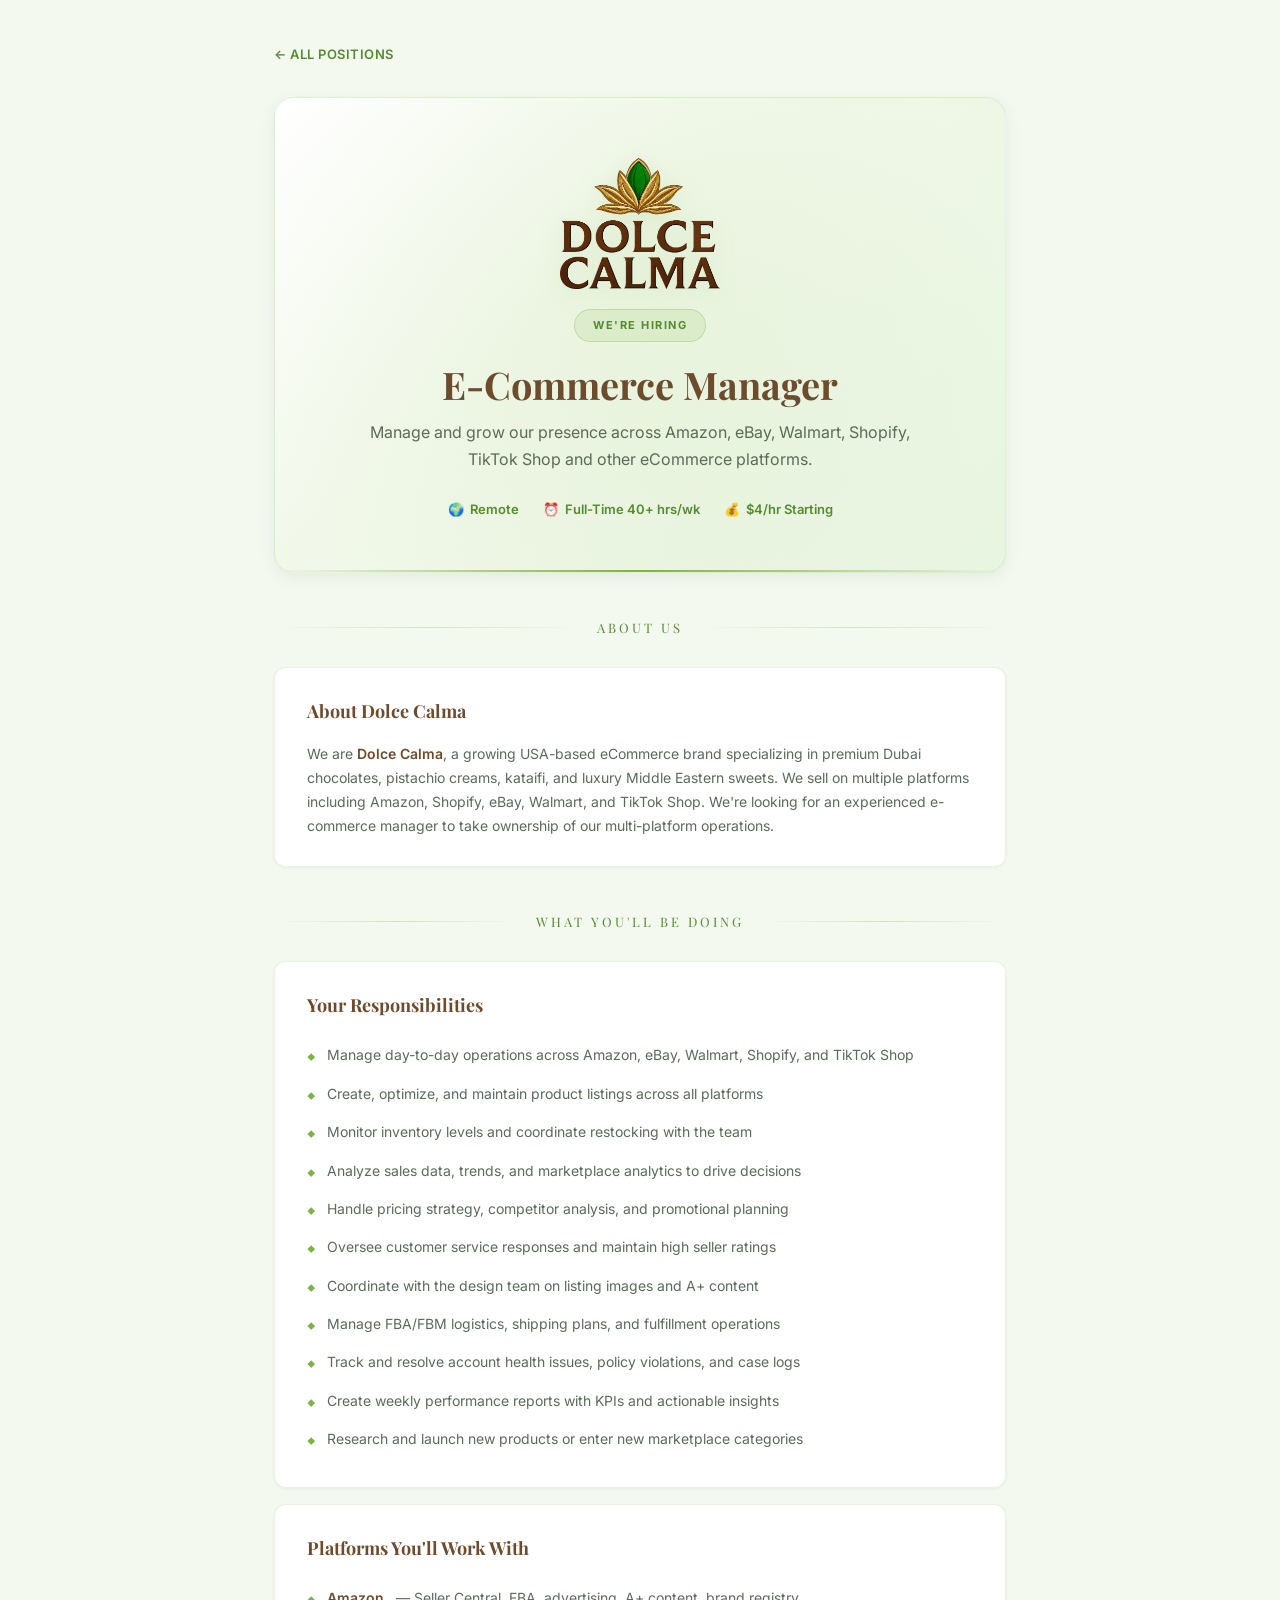
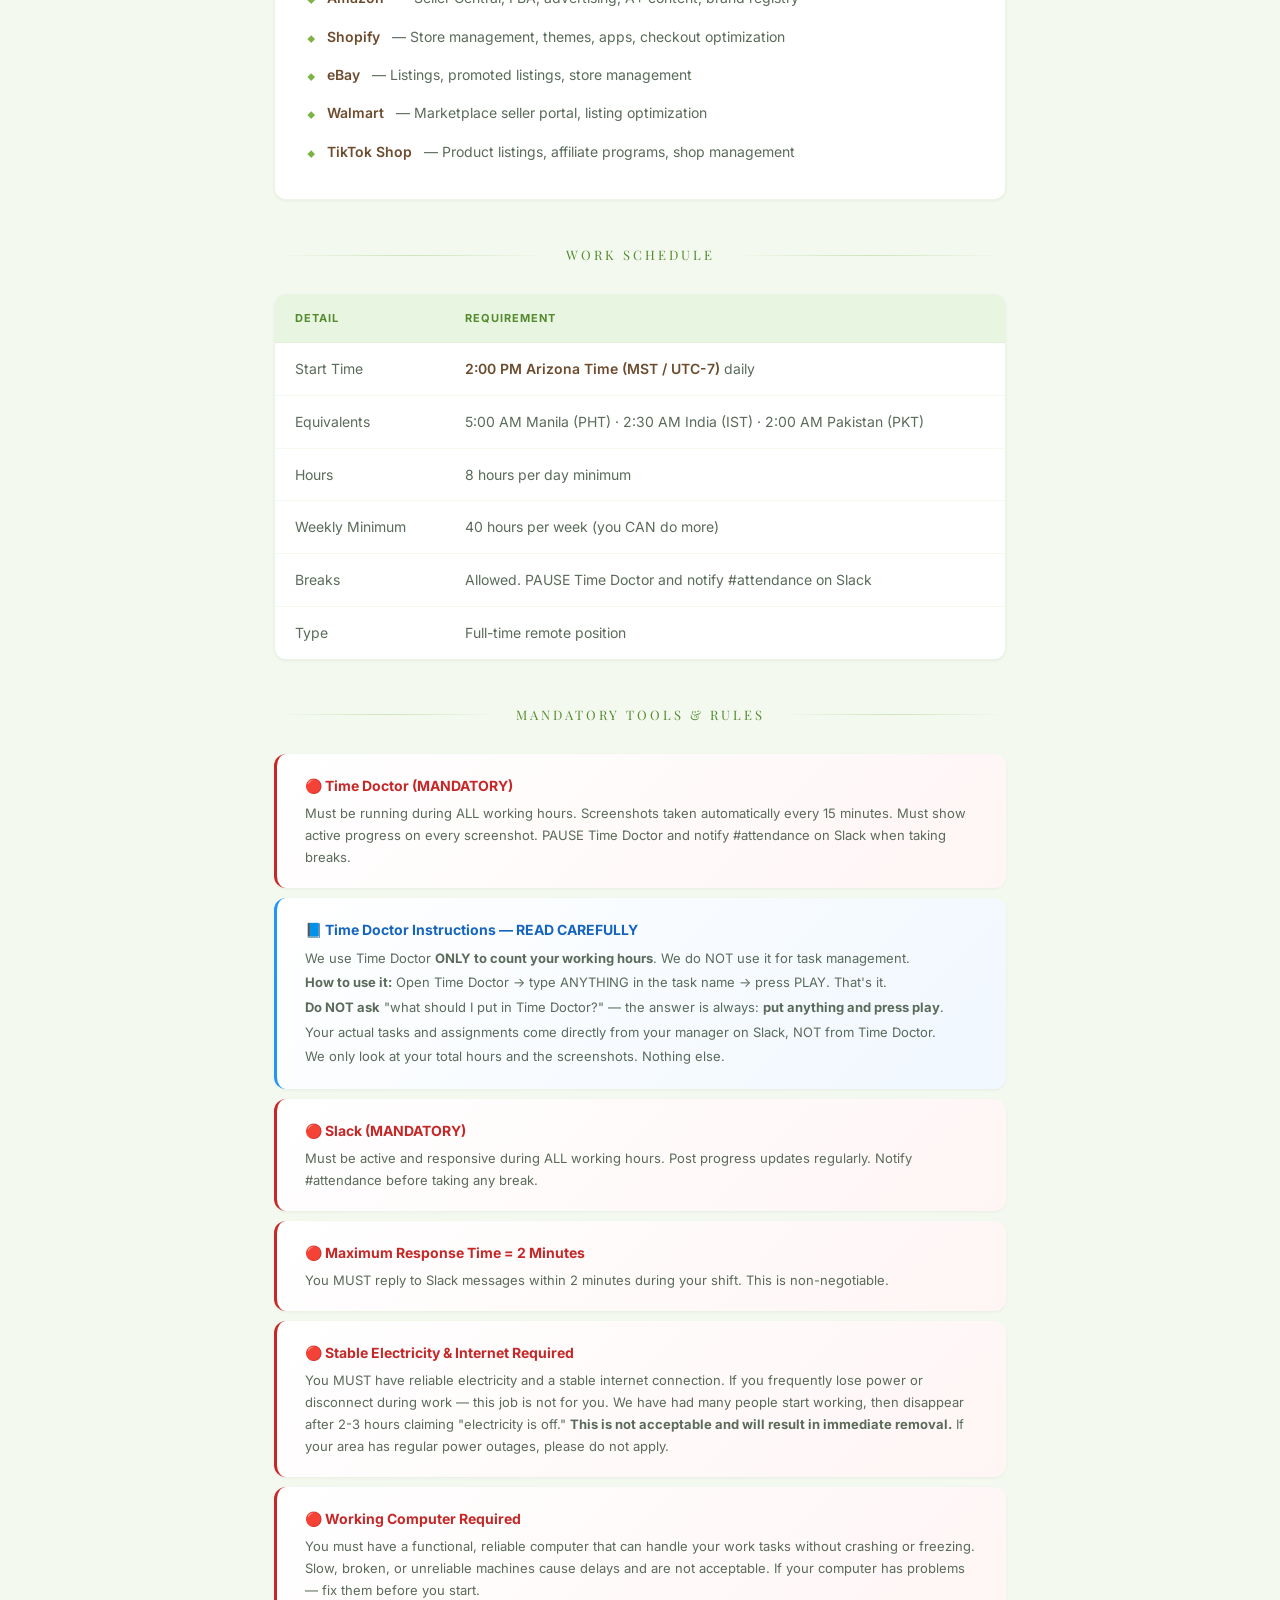
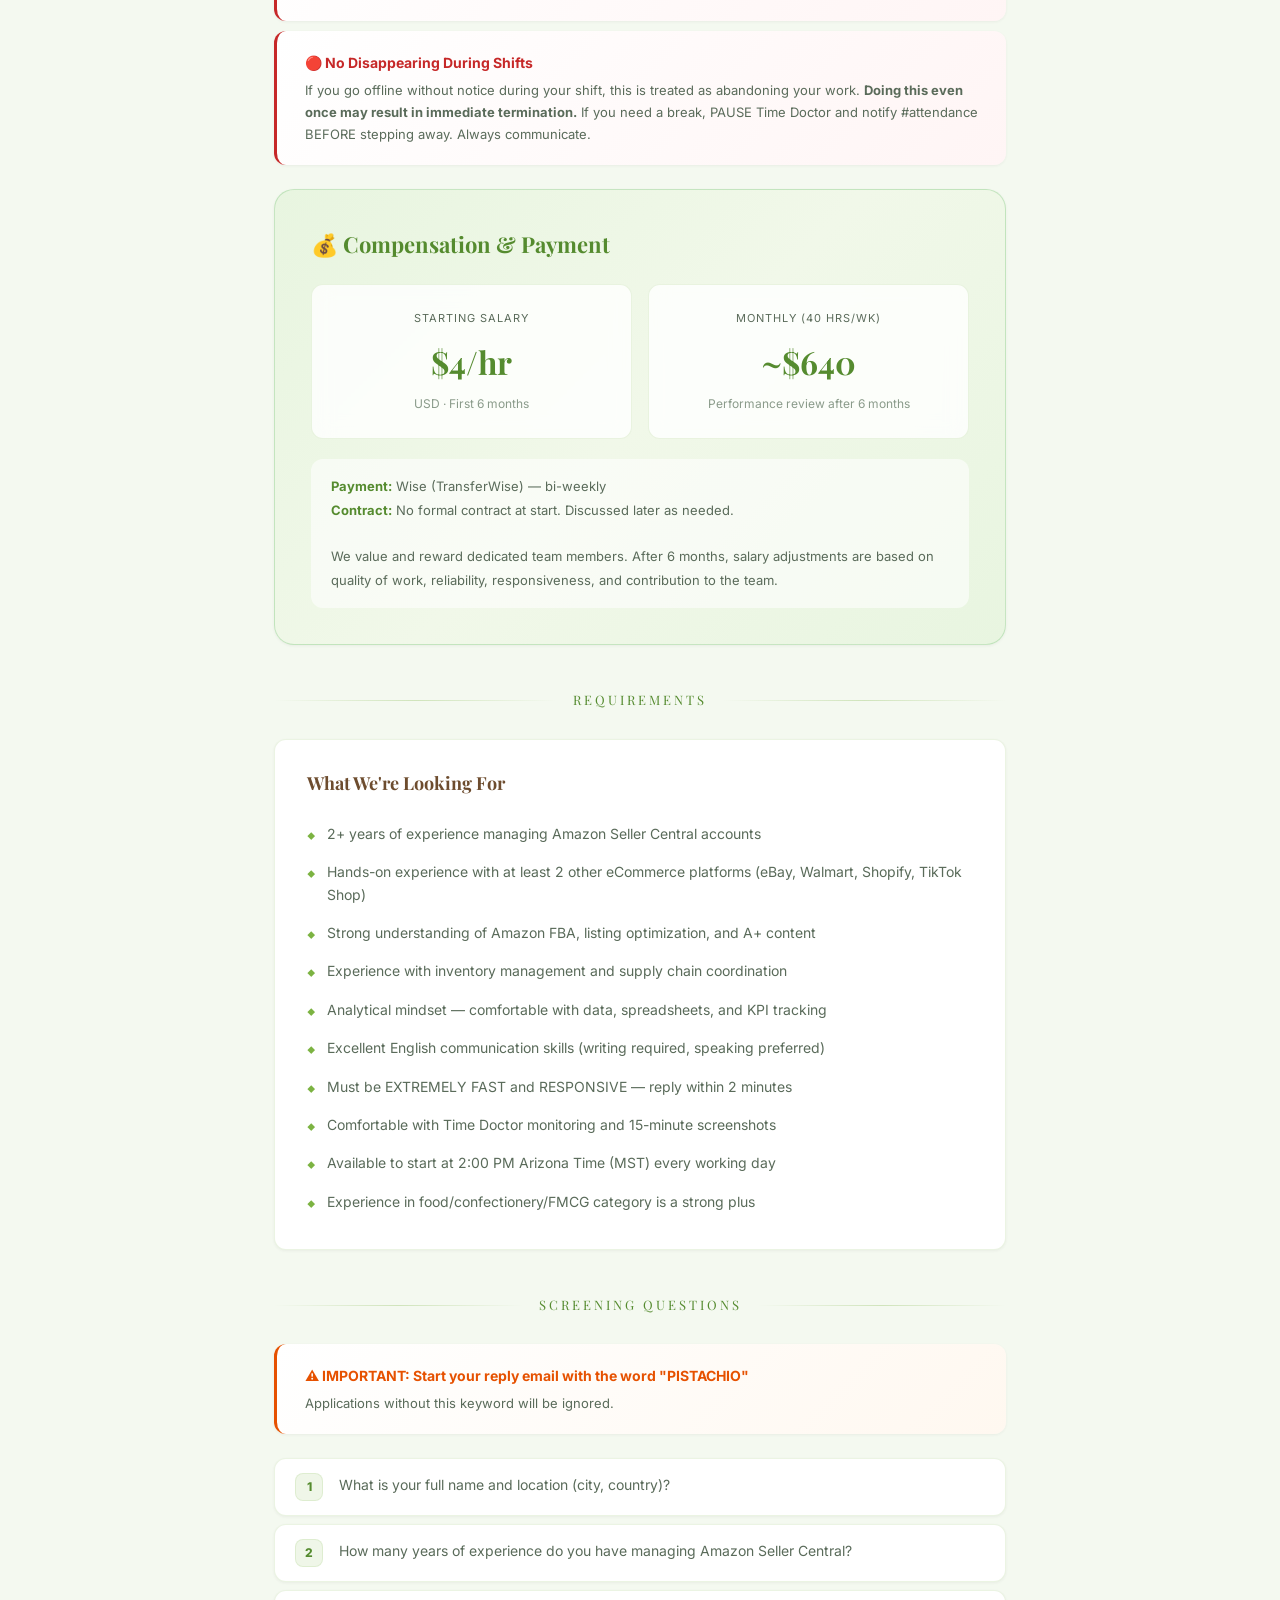
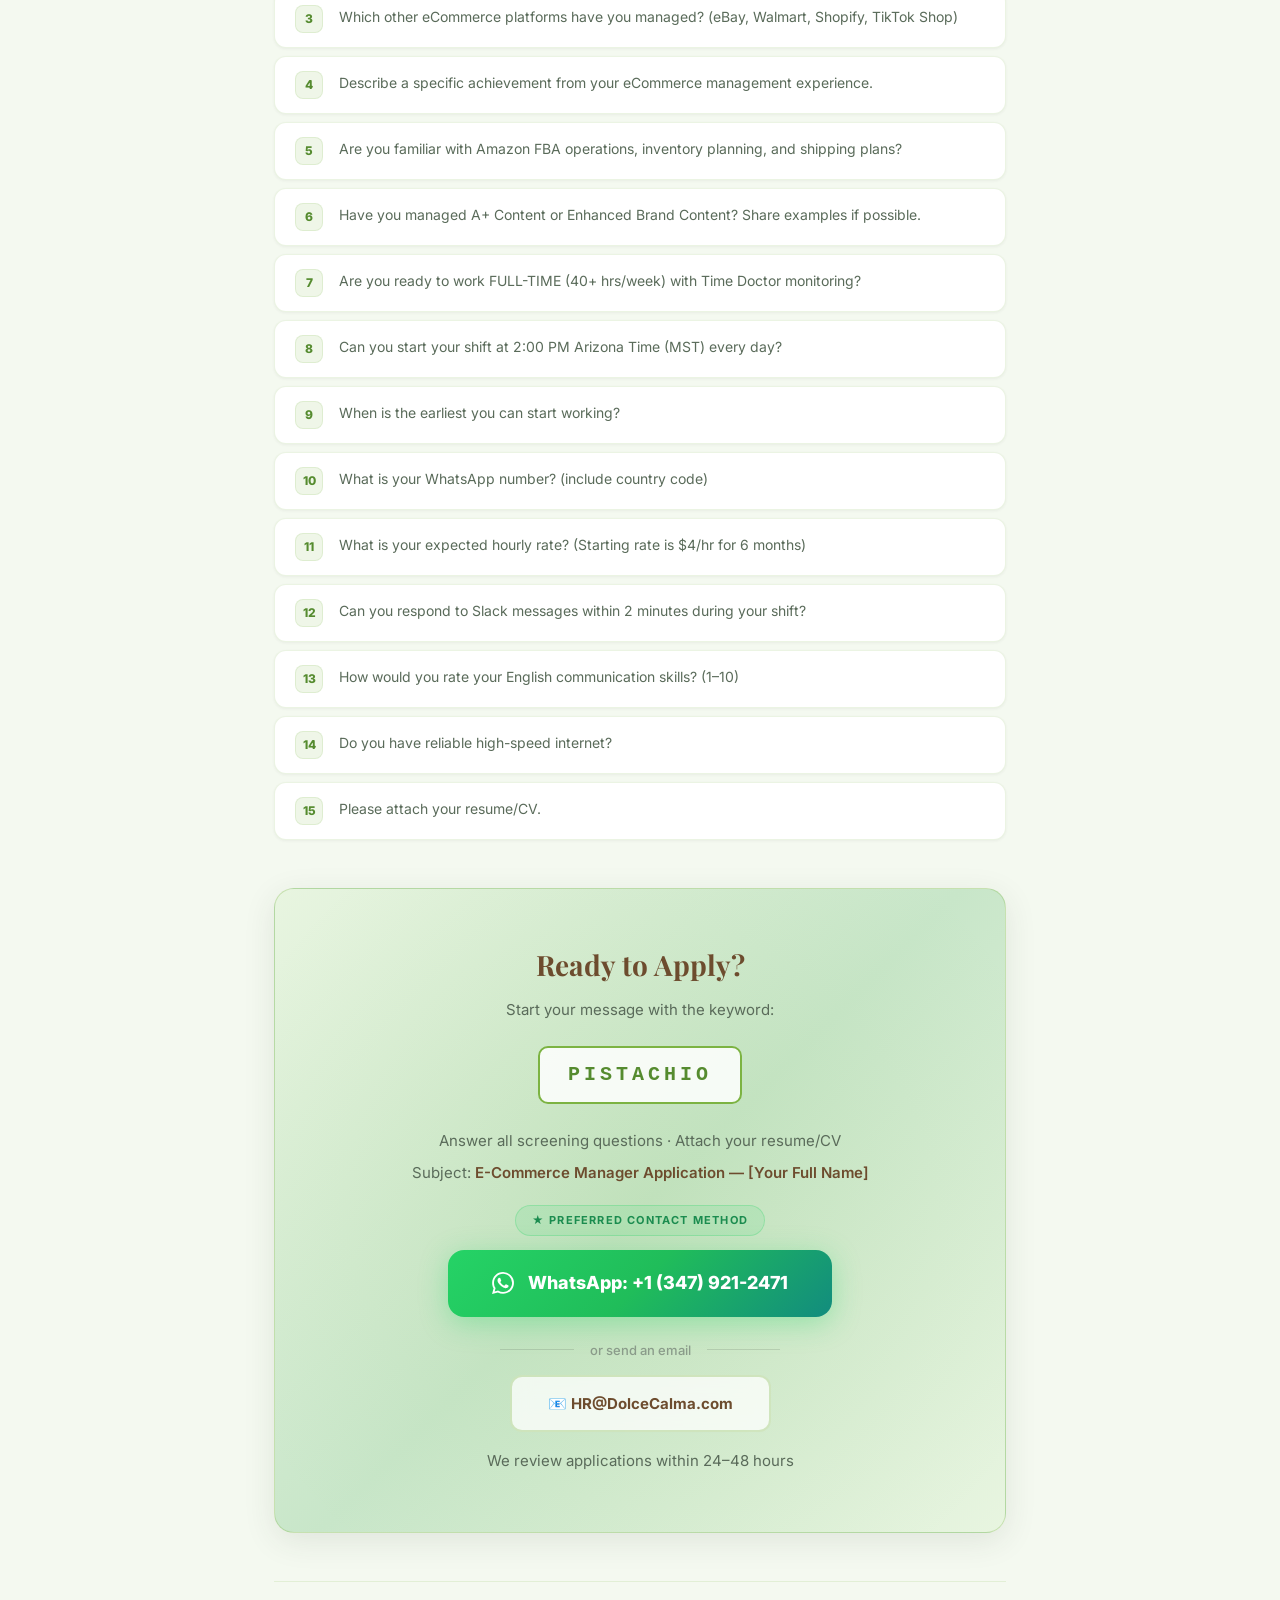
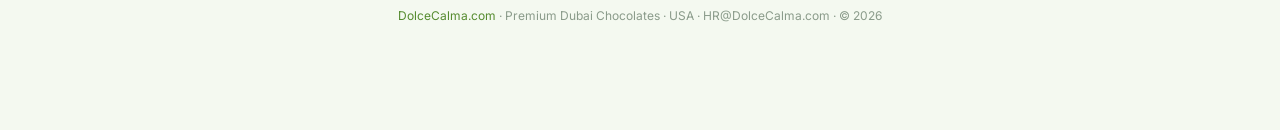
<file: ecom-manager.html>
<!DOCTYPE html>
<html lang="en">
<head>
    <meta charset="UTF-8">
    <meta http-equiv="Cache-Control" content="no-cache, no-store, must-revalidate">
    <meta http-equiv="Pragma" content="no-cache">
    <meta http-equiv="Expires" content="0">
    <meta name="viewport" content="width=device-width, initial-scale=1.0">
    <title>E-Commerce Manager — Dolce Calma Careers</title>
    <meta name="description" content="Full-time remote E-Commerce Manager. Manage Amazon, eBay, Walmart, Shopify, TikTok Shop for a premium chocolate brand.">
    <link href="https://fonts.googleapis.com/css2?family=Inter:wght@400;500;600;700;800;900&family=Playfair+Display:wght@400;500;600;700;800;900&display=swap" rel="stylesheet">
    <link rel="stylesheet" href="styles.css?v=8">
</head>
<body>
<div class="container">
    <a href="index.html" class="back-link">← All Positions</a>
    <div class="hero">
        <img src="logo.png" alt="Dolce Calma" class="hero-logo">
        <div class="hero-badge">We're Hiring</div>
        <h1>E-Commerce Manager</h1>
        <p>Manage and grow our presence across Amazon, eBay, Walmart, Shopify, TikTok Shop and other eCommerce platforms.</p>
        <div class="hero-meta">
            <span>🌍 <em>Remote</em></span><span>⏰ <em>Full-Time 40+ hrs/wk</em></span><span>💰 <em>$4/hr Starting</em></span>
        </div>
    </div>

    <div class="divider"><span>About Us</span></div>
    <div class="card">
        <h3>About Dolce Calma</h3>
        <p>We are <span class="hl">Dolce Calma</span>, a growing USA-based eCommerce brand specializing in premium Dubai chocolates, pistachio creams, kataifi, and luxury Middle Eastern sweets. We sell on multiple platforms including Amazon, Shopify, eBay, Walmart, and TikTok Shop. We're looking for an experienced e-commerce manager to take ownership of our multi-platform operations.</p>
    </div>

    <div class="divider"><span>What You'll Be Doing</span></div>
    <div class="card">
        <h3>Your Responsibilities</h3>
        <ul>
            <li>Manage day-to-day operations across Amazon, eBay, Walmart, Shopify, and TikTok Shop</li>
            <li>Create, optimize, and maintain product listings across all platforms</li>
            <li>Monitor inventory levels and coordinate restocking with the team</li>
            <li>Analyze sales data, trends, and marketplace analytics to drive decisions</li>
            <li>Handle pricing strategy, competitor analysis, and promotional planning</li>
            <li>Oversee customer service responses and maintain high seller ratings</li>
            <li>Coordinate with the design team on listing images and A+ content</li>
            <li>Manage FBA/FBM logistics, shipping plans, and fulfillment operations</li>
            <li>Track and resolve account health issues, policy violations, and case logs</li>
            <li>Create weekly performance reports with KPIs and actionable insights</li>
            <li>Research and launch new products or enter new marketplace categories</li>
        </ul>
    </div>
    <div class="card">
        <h3>Platforms You'll Work With</h3>
        <ul>
            <li><span class="hl">Amazon</span> — Seller Central, FBA, advertising, A+ content, brand registry</li>
            <li><span class="hl">Shopify</span> — Store management, themes, apps, checkout optimization</li>
            <li><span class="hl">eBay</span> — Listings, promoted listings, store management</li>
            <li><span class="hl">Walmart</span> — Marketplace seller portal, listing optimization</li>
            <li><span class="hl">TikTok Shop</span> — Product listings, affiliate programs, shop management</li>
        </ul>
    </div>

    <div class="divider"><span>Work Schedule</span></div>
    <div data-shared="schedule"></div>

    <div class="divider"><span>Mandatory Tools &amp; Rules</span></div>
    <div data-shared="rules"></div>

    <div data-shared="pay"></div>

    <div class="divider"><span>Requirements</span></div>
    <div class="card">
        <h3>What We're Looking For</h3>
        <ul>
            <li>2+ years of experience managing Amazon Seller Central accounts</li>
            <li>Hands-on experience with at least 2 other eCommerce platforms (eBay, Walmart, Shopify, TikTok Shop)</li>
            <li>Strong understanding of Amazon FBA, listing optimization, and A+ content</li>
            <li>Experience with inventory management and supply chain coordination</li>
            <li>Analytical mindset — comfortable with data, spreadsheets, and KPI tracking</li>
            <li>Excellent English communication skills (writing required, speaking preferred)</li>
            <li>Must be EXTREMELY FAST and RESPONSIVE — reply within 2 minutes</li>
            <li>Comfortable with Time Doctor monitoring and 15-minute screenshots</li>
            <li>Available to start at 2:00 PM Arizona Time (MST) every working day</li>
            <li>Experience in food/confectionery/FMCG category is a strong plus</li>
        </ul>
    </div>

    <div class="divider"><span>Screening Questions</span></div>
    <div class="rule-card rule-amber" style="margin-bottom:24px;"><h4>⚠️ IMPORTANT: Start your reply email with the word "PISTACHIO"</h4><p>Applications without this keyword will be ignored.</p></div>
    <ol class="question-list">
        <li>What is your full name and location (city, country)?</li>
        <li>How many years of experience do you have managing Amazon Seller Central?</li>
        <li>Which other eCommerce platforms have you managed? (eBay, Walmart, Shopify, TikTok Shop)</li>
        <li>Describe a specific achievement from your eCommerce management experience.</li>
        <li>Are you familiar with Amazon FBA operations, inventory planning, and shipping plans?</li>
        <li>Have you managed A+ Content or Enhanced Brand Content? Share examples if possible.</li>
        <li>Are you ready to work FULL-TIME (40+ hrs/week) with Time Doctor monitoring?</li>
        <li>Can you start your shift at 2:00 PM Arizona Time (MST) every day?</li>
        <li>When is the earliest you can start working?</li>
        <li>What is your WhatsApp number? (include country code)</li>
        <li>What is your expected hourly rate? (Starting rate is $4/hr for 6 months)</li>
        <li>Can you respond to Slack messages within 2 minutes during your shift?</li>
        <li>How would you rate your English communication skills? (1–10)</li>
        <li>Do you have reliable high-speed internet?</li>
        <li>Please attach your resume/CV.</li>
    </ol>

        <div data-shared="cta" data-keyword="PISTACHIO" data-subject="E-Commerce Manager Application"></div>
<div class="footer"><a href="https://dolcecalma.com" target="_blank">DolceCalma.com</a> · Premium Dubai Chocolates · USA · HR@DolceCalma.com · © 2026</div>
</div>
<script src="shared-rules.js"></script>
</body>
</html>
</file>
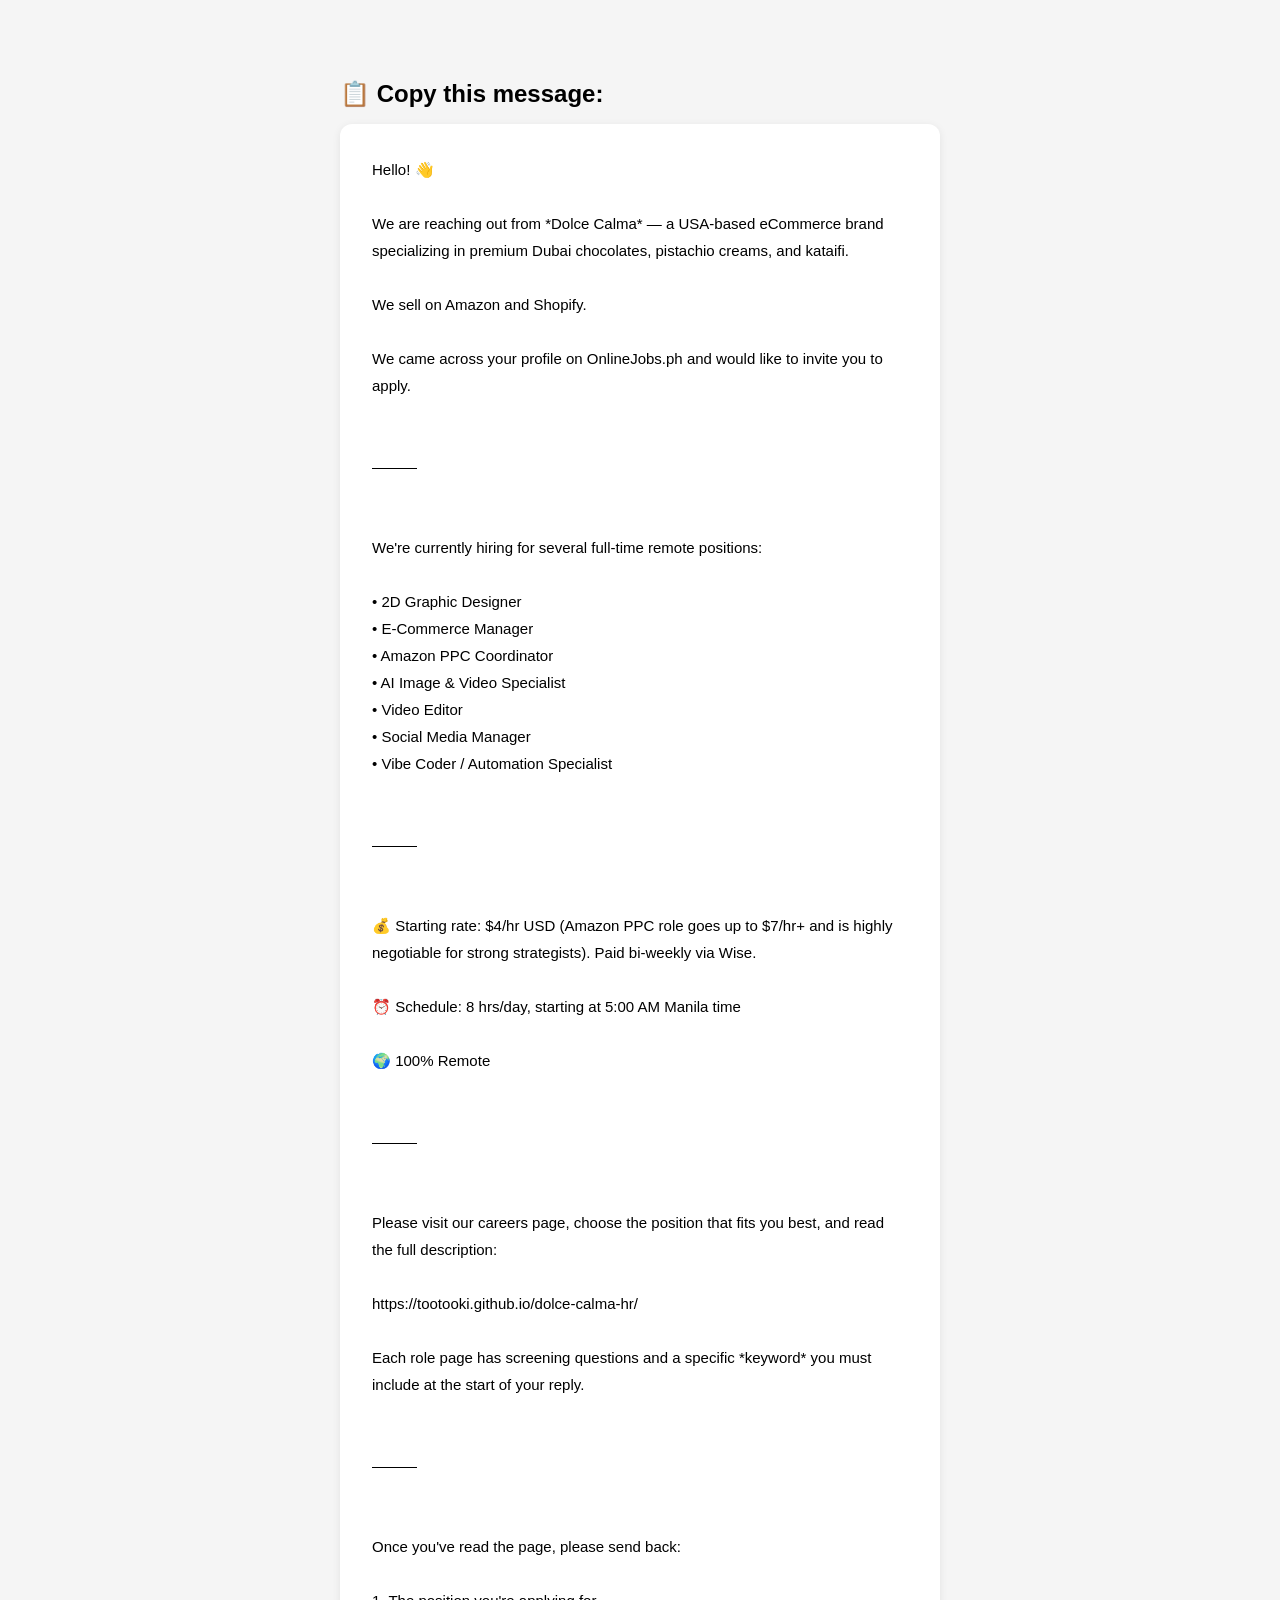
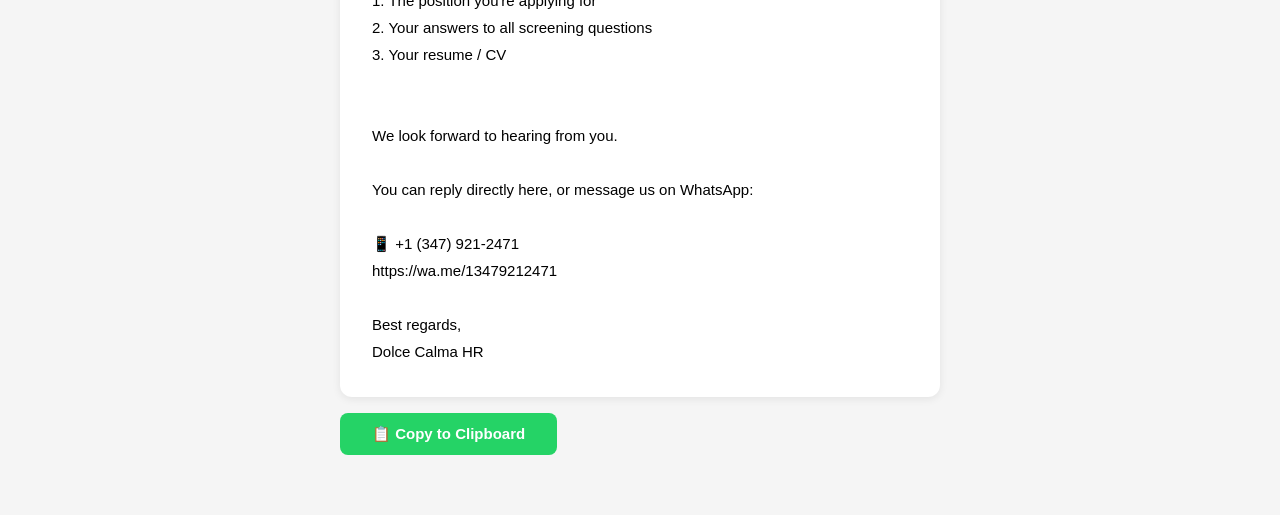
<file: outreach-message.html>
<!DOCTYPE html>
<html lang="en">
<head>
    <meta charset="UTF-8">
    <meta name="viewport" content="width=device-width, initial-scale=1.0">
    <title>Dolce Calma — Outreach Message</title>
    <style>
        body { font-family: -apple-system, sans-serif; max-width: 600px; margin: 40px auto; padding: 20px; background: #f5f5f5; }
        .msg { background: white; padding: 32px; border-radius: 12px; white-space: pre-line; font-size: 15px; line-height: 1.8; box-shadow: 0 2px 8px rgba(0,0,0,0.08); }
        h2 { margin-bottom: 16px; }
        button { margin-top: 16px; padding: 12px 32px; background: #25D366; color: white; border: none; border-radius: 8px; font-size: 15px; font-weight: 700; cursor: pointer; }
        button:hover { background: #128C7E; }
        .copied { color: #25D366; font-weight: 700; margin-left: 12px; display: none; }
    </style>
</head>
<body>
    <h2>📋 Copy this message:</h2>
    <div class="msg" id="message">Hello! 👋

We are reaching out from *Dolce Calma* — a USA-based eCommerce brand specializing in premium Dubai chocolates, pistachio creams, and kataifi.

We sell on Amazon and Shopify.

We came across your profile on OnlineJobs.ph and would like to invite you to apply.


———


We're currently hiring for several full-time remote positions:

• 2D Graphic Designer
• E-Commerce Manager
• Amazon PPC Coordinator
• AI Image & Video Specialist
• Video Editor
• Social Media Manager
• Vibe Coder / Automation Specialist


———


💰 Starting rate: $4/hr USD (Amazon PPC role goes up to $7/hr+ and is highly negotiable for strong strategists). Paid bi-weekly via Wise.

⏰ Schedule: 8 hrs/day, starting at 5:00 AM Manila time

🌍 100% Remote


———


Please visit our careers page, choose the position that fits you best, and read the full description:

https://tootooki.github.io/dolce-calma-hr/

Each role page has screening questions and a specific *keyword* you must include at the start of your reply.


———


Once you've read the page, please send back:

1. The position you're applying for
2. Your answers to all screening questions
3. Your resume / CV


We look forward to hearing from you.

You can reply directly here, or message us on WhatsApp:

📱 +1 (347) 921-2471
https://wa.me/13479212471

Best regards,
Dolce Calma HR</div>

    <button onclick="copyMsg()">📋 Copy to Clipboard</button>
    <span class="copied" id="copied">✓ Copied!</span>

    <script>
        function copyMsg() {
            const text = document.getElementById('message').innerText;
            navigator.clipboard.writeText(text);
            document.getElementById('copied').style.display = 'inline';
            setTimeout(() => document.getElementById('copied').style.display = 'none', 2000);
        }
    </script>
</body>
</html>
</file>
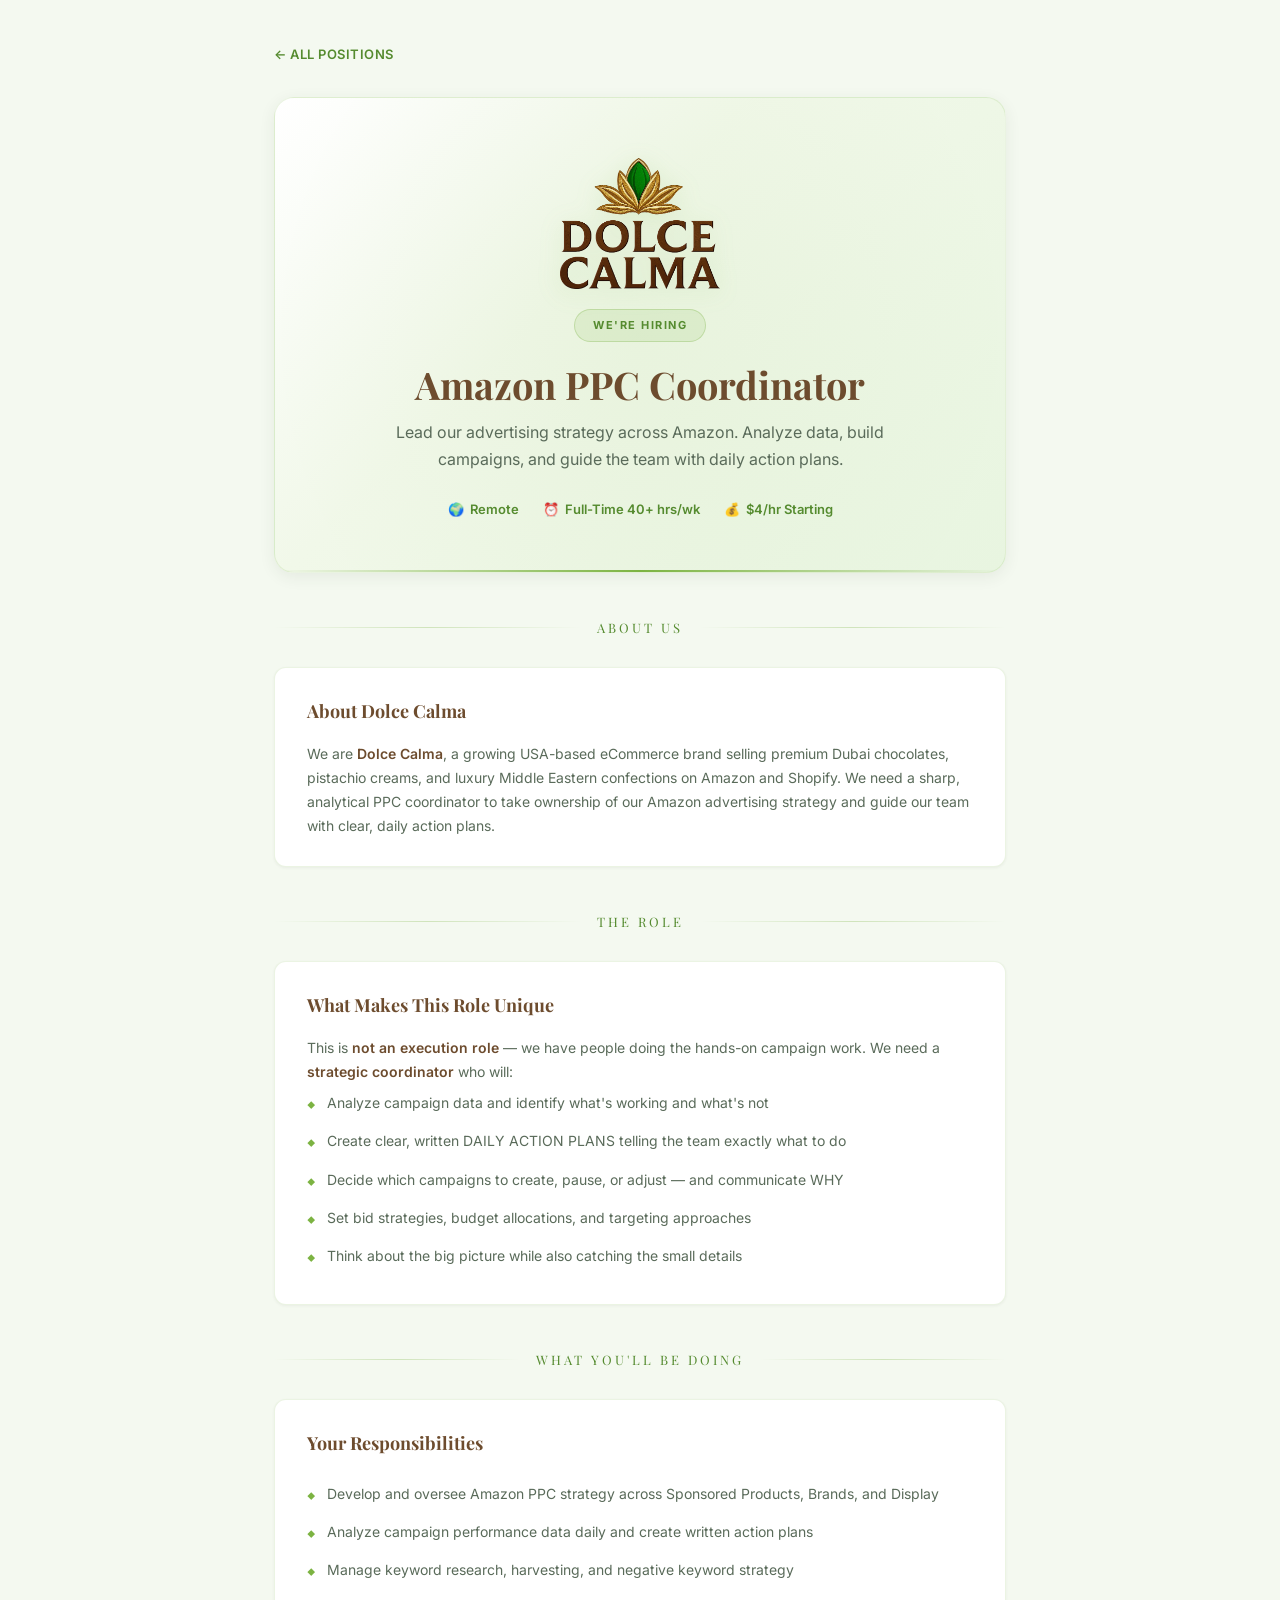
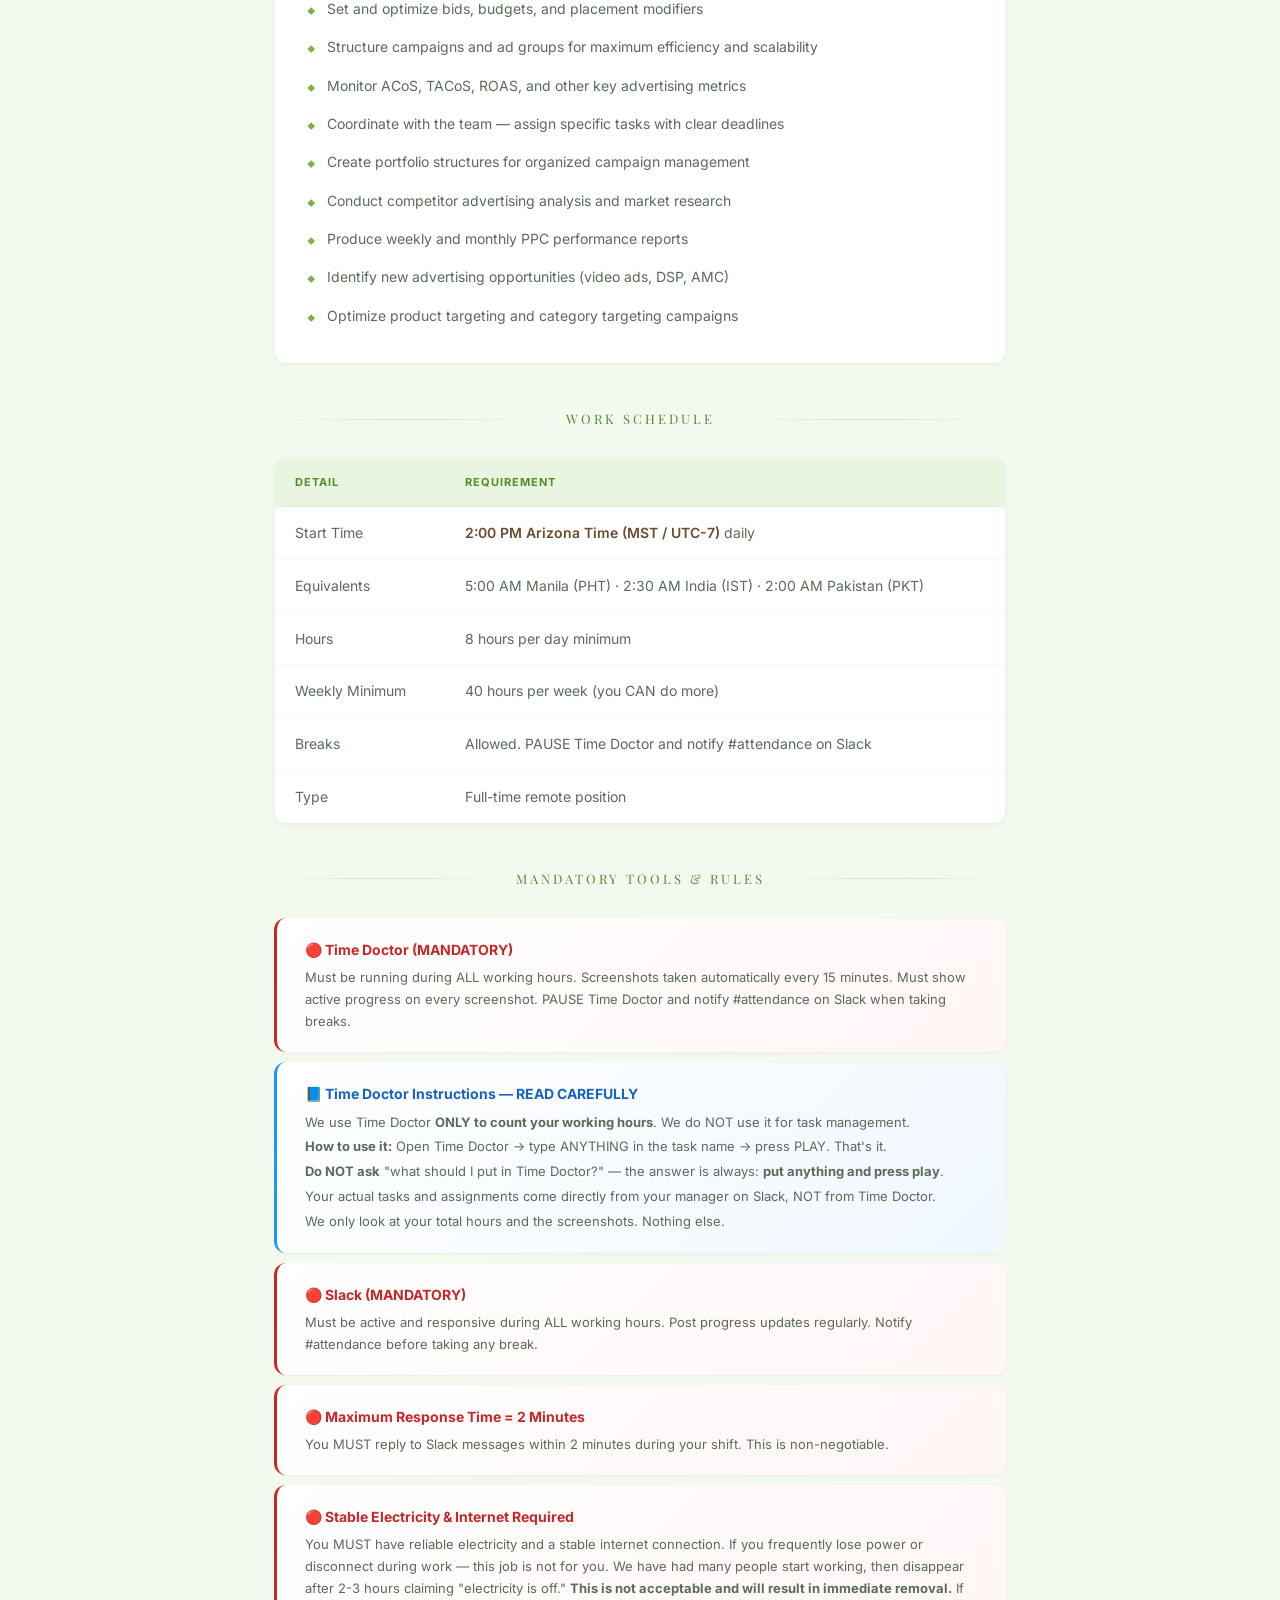
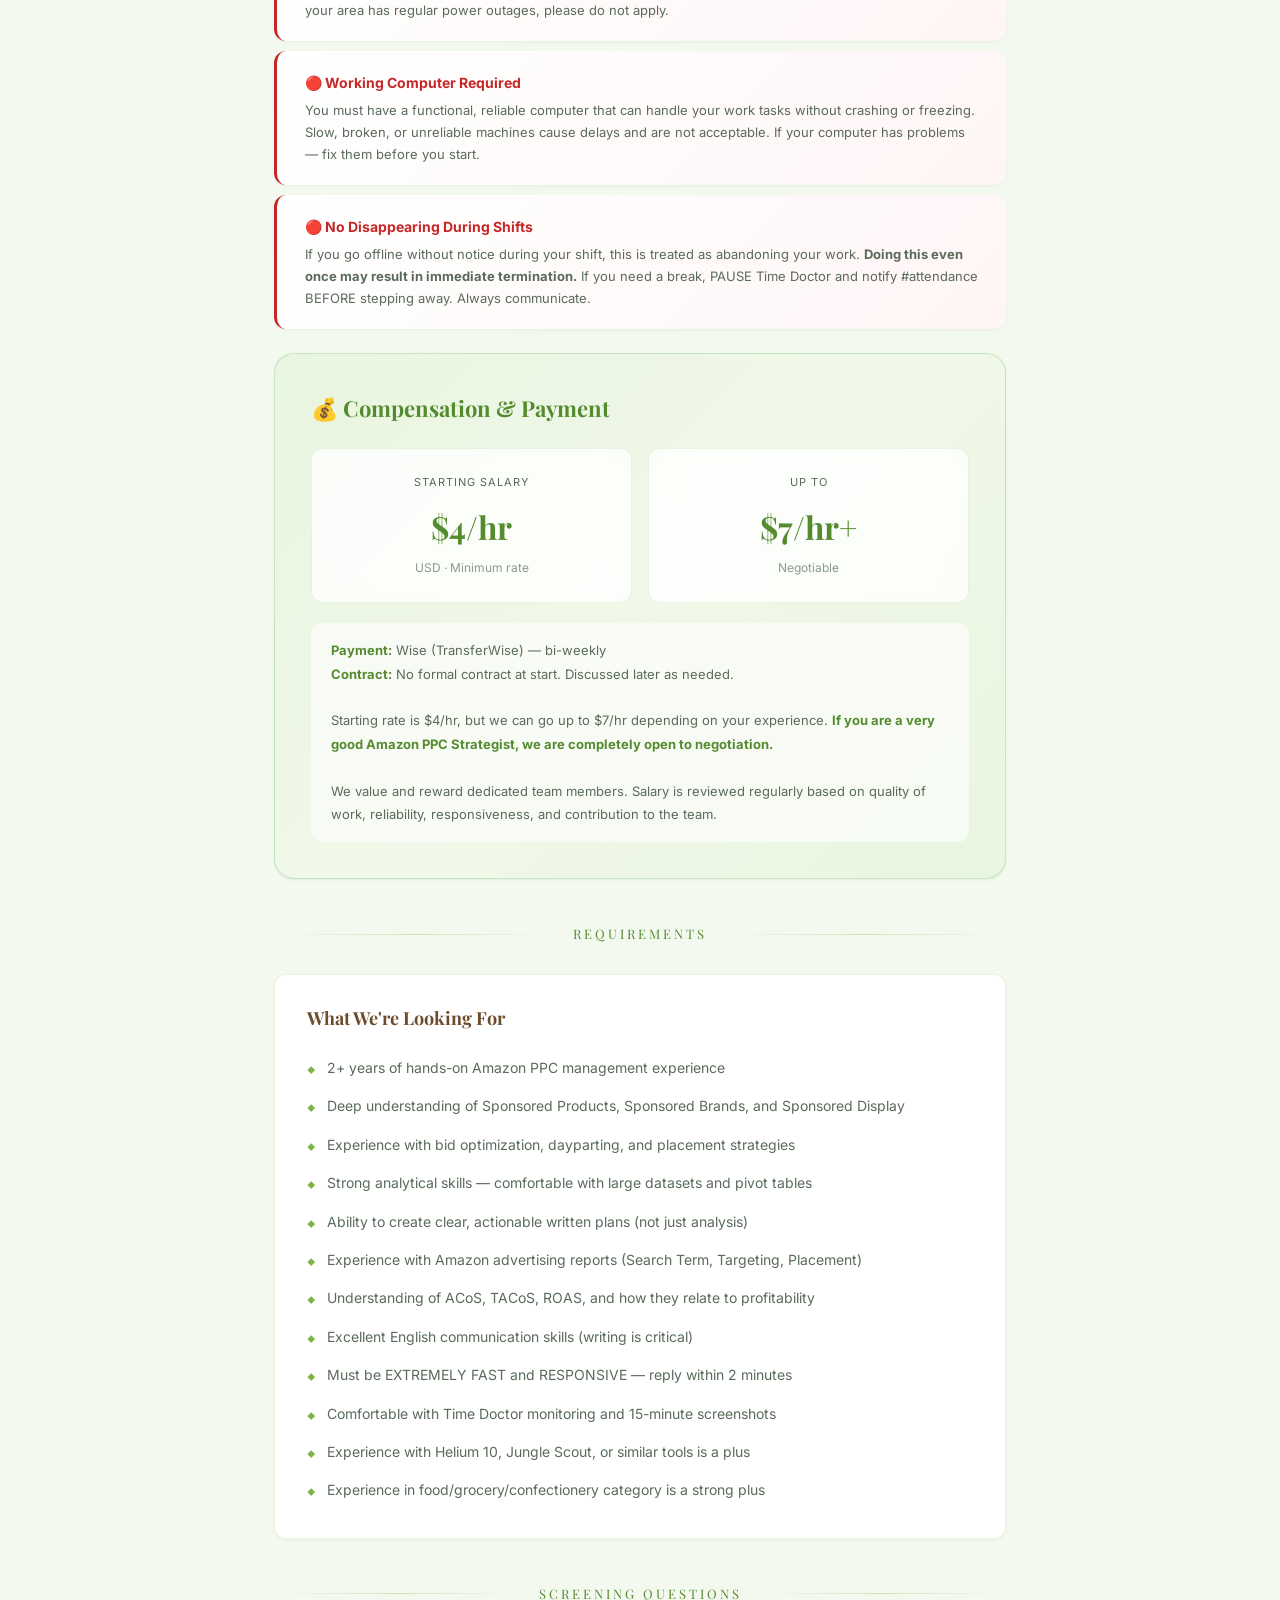
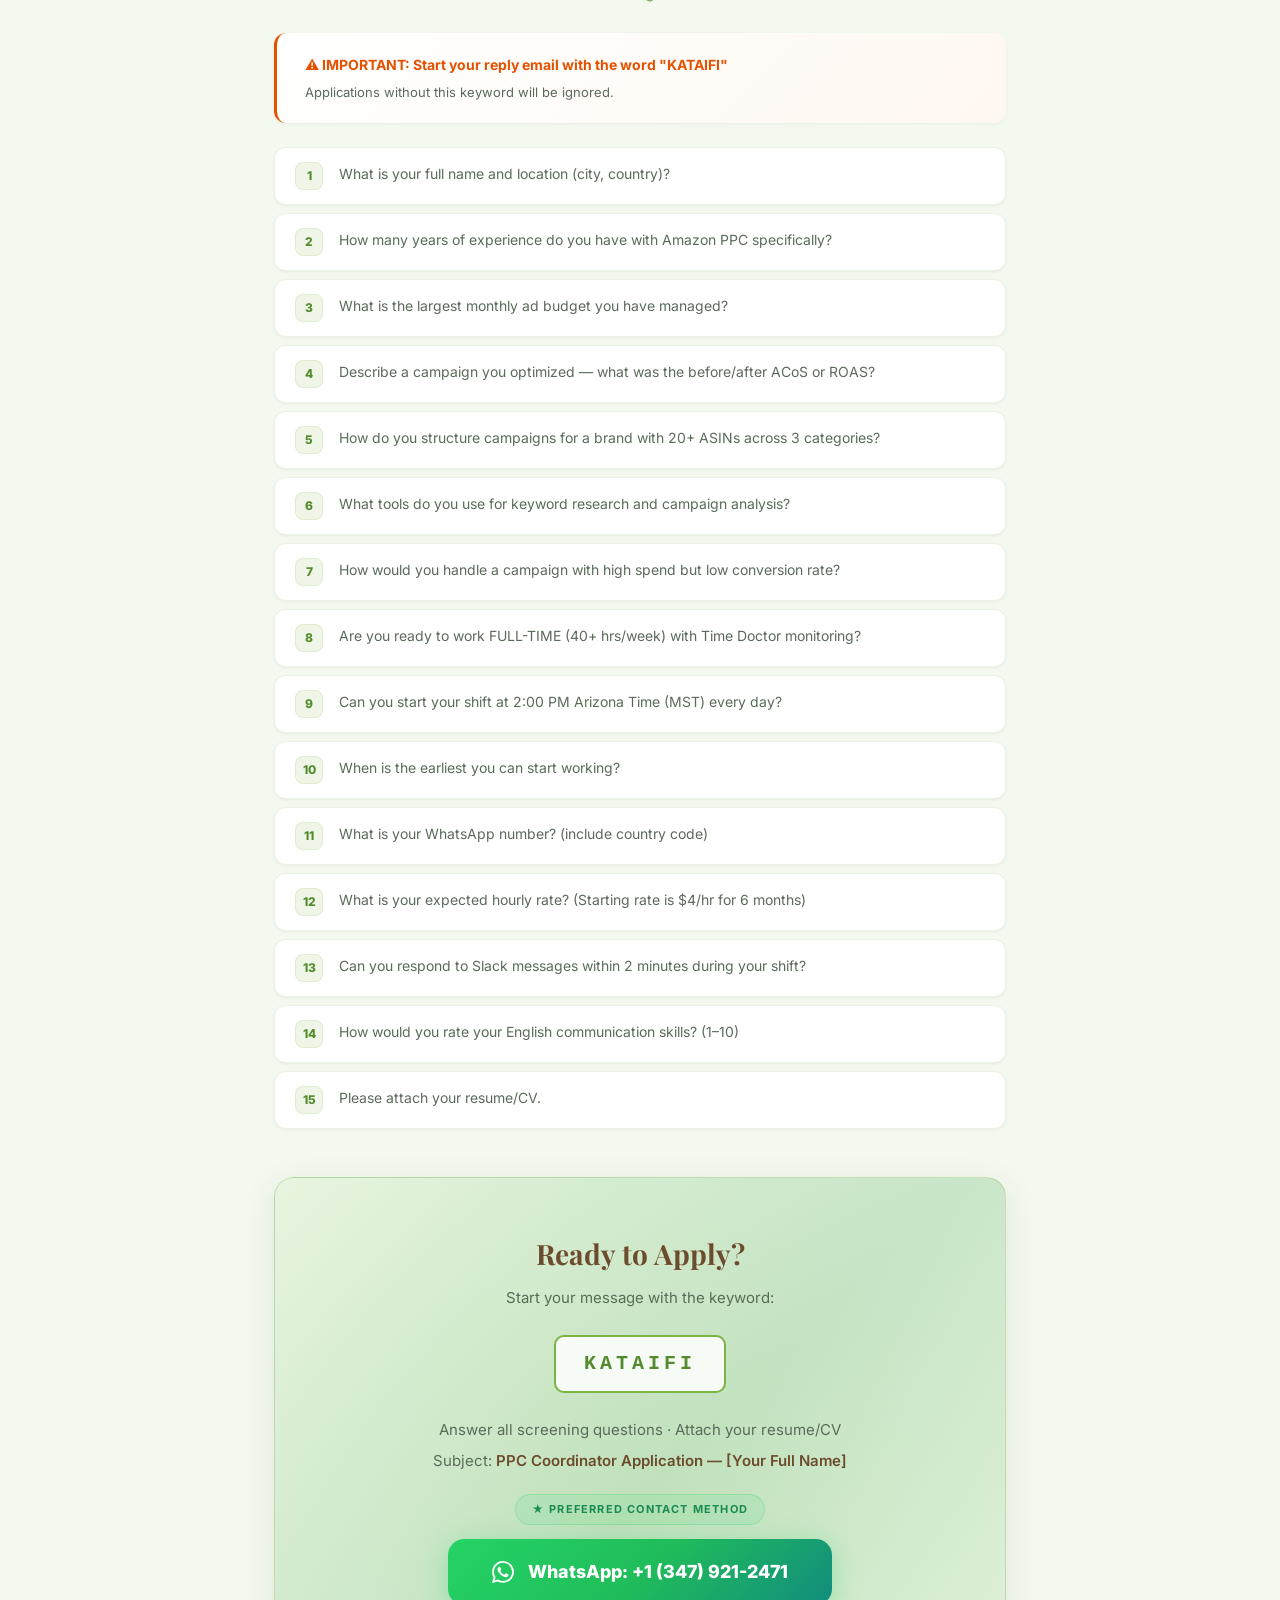
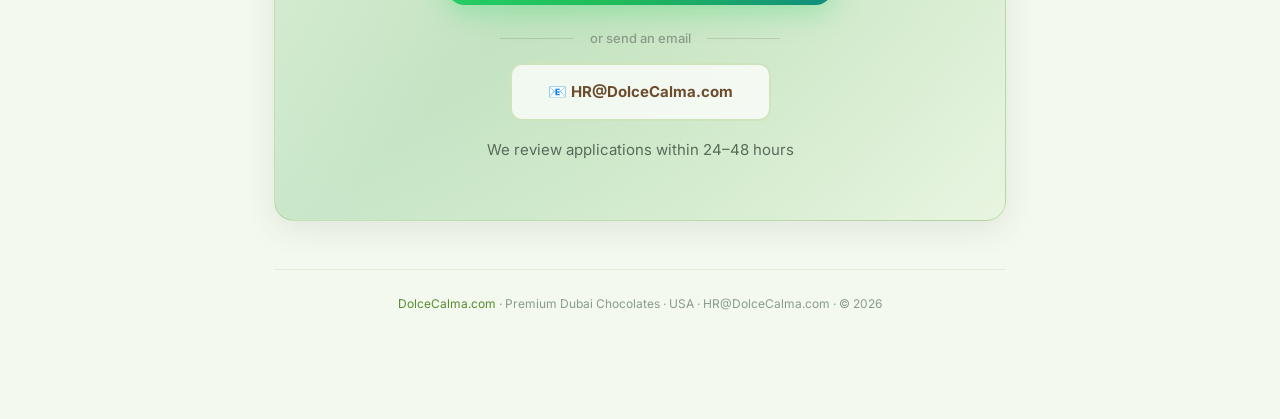
<file: ppc-coordinator.html>
<!DOCTYPE html>
<html lang="en">
<head>
    <meta charset="UTF-8">
    <meta http-equiv="Cache-Control" content="no-cache, no-store, must-revalidate">
    <meta http-equiv="Pragma" content="no-cache">
    <meta http-equiv="Expires" content="0">
    <meta name="viewport" content="width=device-width, initial-scale=1.0">
    <title>Amazon PPC Coordinator — Dolce Calma Careers</title>
    <meta name="description" content="Full-time remote Amazon PPC Coordinator. Campaign strategy, bid management, daily action plans for a premium chocolate brand.">
    <link href="https://fonts.googleapis.com/css2?family=Inter:wght@400;500;600;700;800;900&family=Playfair+Display:wght@400;500;600;700;800;900&display=swap" rel="stylesheet">
    <link rel="stylesheet" href="styles.css?v=8">
</head>
<body>
<div class="container">
    <a href="index.html" class="back-link">← All Positions</a>
    <div class="hero">
        <img src="logo.png" alt="Dolce Calma" class="hero-logo">
        <div class="hero-badge">We're Hiring</div>
        <h1>Amazon PPC Coordinator</h1>
        <p>Lead our advertising strategy across Amazon. Analyze data, build campaigns, and guide the team with daily action plans.</p>
        <div class="hero-meta">
            <span>🌍 <em>Remote</em></span><span>⏰ <em>Full-Time 40+ hrs/wk</em></span><span>💰 <em>$4/hr Starting</em></span>
        </div>
    </div>

    <div class="divider"><span>About Us</span></div>
    <div class="card">
        <h3>About Dolce Calma</h3>
        <p>We are <span class="hl">Dolce Calma</span>, a growing USA-based eCommerce brand selling premium Dubai chocolates, pistachio creams, and luxury Middle Eastern confections on Amazon and Shopify. We need a sharp, analytical PPC coordinator to take ownership of our Amazon advertising strategy and guide our team with clear, daily action plans.</p>
    </div>

    <div class="divider"><span>The Role</span></div>
    <div class="card">
        <h3>What Makes This Role Unique</h3>
        <p>This is <span class="hl">not an execution role</span> — we have people doing the hands-on campaign work. We need a <span class="hl">strategic coordinator</span> who will:</p>
        <ul>
            <li>Analyze campaign data and identify what's working and what's not</li>
            <li>Create clear, written DAILY ACTION PLANS telling the team exactly what to do</li>
            <li>Decide which campaigns to create, pause, or adjust — and communicate WHY</li>
            <li>Set bid strategies, budget allocations, and targeting approaches</li>
            <li>Think about the big picture while also catching the small details</li>
        </ul>
    </div>

    <div class="divider"><span>What You'll Be Doing</span></div>
    <div class="card">
        <h3>Your Responsibilities</h3>
        <ul>
            <li>Develop and oversee Amazon PPC strategy across Sponsored Products, Brands, and Display</li>
            <li>Analyze campaign performance data daily and create written action plans</li>
            <li>Manage keyword research, harvesting, and negative keyword strategy</li>
            <li>Set and optimize bids, budgets, and placement modifiers</li>
            <li>Structure campaigns and ad groups for maximum efficiency and scalability</li>
            <li>Monitor ACoS, TACoS, ROAS, and other key advertising metrics</li>
            <li>Coordinate with the team — assign specific tasks with clear deadlines</li>
            <li>Create portfolio structures for organized campaign management</li>
            <li>Conduct competitor advertising analysis and market research</li>
            <li>Produce weekly and monthly PPC performance reports</li>
            <li>Identify new advertising opportunities (video ads, DSP, AMC)</li>
            <li>Optimize product targeting and category targeting campaigns</li>
        </ul>
    </div>

    <div class="divider"><span>Work Schedule</span></div>
    <div data-shared="schedule"></div>

    <div class="divider"><span>Mandatory Tools &amp; Rules</span></div>
    <div data-shared="rules"></div>

    <div data-shared="pay"></div>

    <div class="divider"><span>Requirements</span></div>
    <div class="card">
        <h3>What We're Looking For</h3>
        <ul>
            <li>2+ years of hands-on Amazon PPC management experience</li>
            <li>Deep understanding of Sponsored Products, Sponsored Brands, and Sponsored Display</li>
            <li>Experience with bid optimization, dayparting, and placement strategies</li>
            <li>Strong analytical skills — comfortable with large datasets and pivot tables</li>
            <li>Ability to create clear, actionable written plans (not just analysis)</li>
            <li>Experience with Amazon advertising reports (Search Term, Targeting, Placement)</li>
            <li>Understanding of ACoS, TACoS, ROAS, and how they relate to profitability</li>
            <li>Excellent English communication skills (writing is critical)</li>
            <li>Must be EXTREMELY FAST and RESPONSIVE — reply within 2 minutes</li>
            <li>Comfortable with Time Doctor monitoring and 15-minute screenshots</li>
            <li>Experience with Helium 10, Jungle Scout, or similar tools is a plus</li>
            <li>Experience in food/grocery/confectionery category is a strong plus</li>
        </ul>
    </div>

    <div class="divider"><span>Screening Questions</span></div>
    <div class="rule-card rule-amber" style="margin-bottom:24px;"><h4>⚠️ IMPORTANT: Start your reply email with the word "KATAIFI"</h4><p>Applications without this keyword will be ignored.</p></div>
    <ol class="question-list">
        <li>What is your full name and location (city, country)?</li>
        <li>How many years of experience do you have with Amazon PPC specifically?</li>
        <li>What is the largest monthly ad budget you have managed?</li>
        <li>Describe a campaign you optimized — what was the before/after ACoS or ROAS?</li>
        <li>How do you structure campaigns for a brand with 20+ ASINs across 3 categories?</li>
        <li>What tools do you use for keyword research and campaign analysis?</li>
        <li>How would you handle a campaign with high spend but low conversion rate?</li>
        <li>Are you ready to work FULL-TIME (40+ hrs/week) with Time Doctor monitoring?</li>
        <li>Can you start your shift at 2:00 PM Arizona Time (MST) every day?</li>
        <li>When is the earliest you can start working?</li>
        <li>What is your WhatsApp number? (include country code)</li>
        <li>What is your expected hourly rate? (Starting rate is $4/hr for 6 months)</li>
        <li>Can you respond to Slack messages within 2 minutes during your shift?</li>
        <li>How would you rate your English communication skills? (1–10)</li>
        <li>Please attach your resume/CV.</li>
    </ol>

        <div data-shared="cta" data-keyword="KATAIFI" data-subject="PPC Coordinator Application"></div>
<div class="footer"><a href="https://dolcecalma.com" target="_blank">DolceCalma.com</a> · Premium Dubai Chocolates · USA · HR@DolceCalma.com · © 2026</div>
</div>
<script src="shared-rules.js"></script>
</body>
</html>
</file>
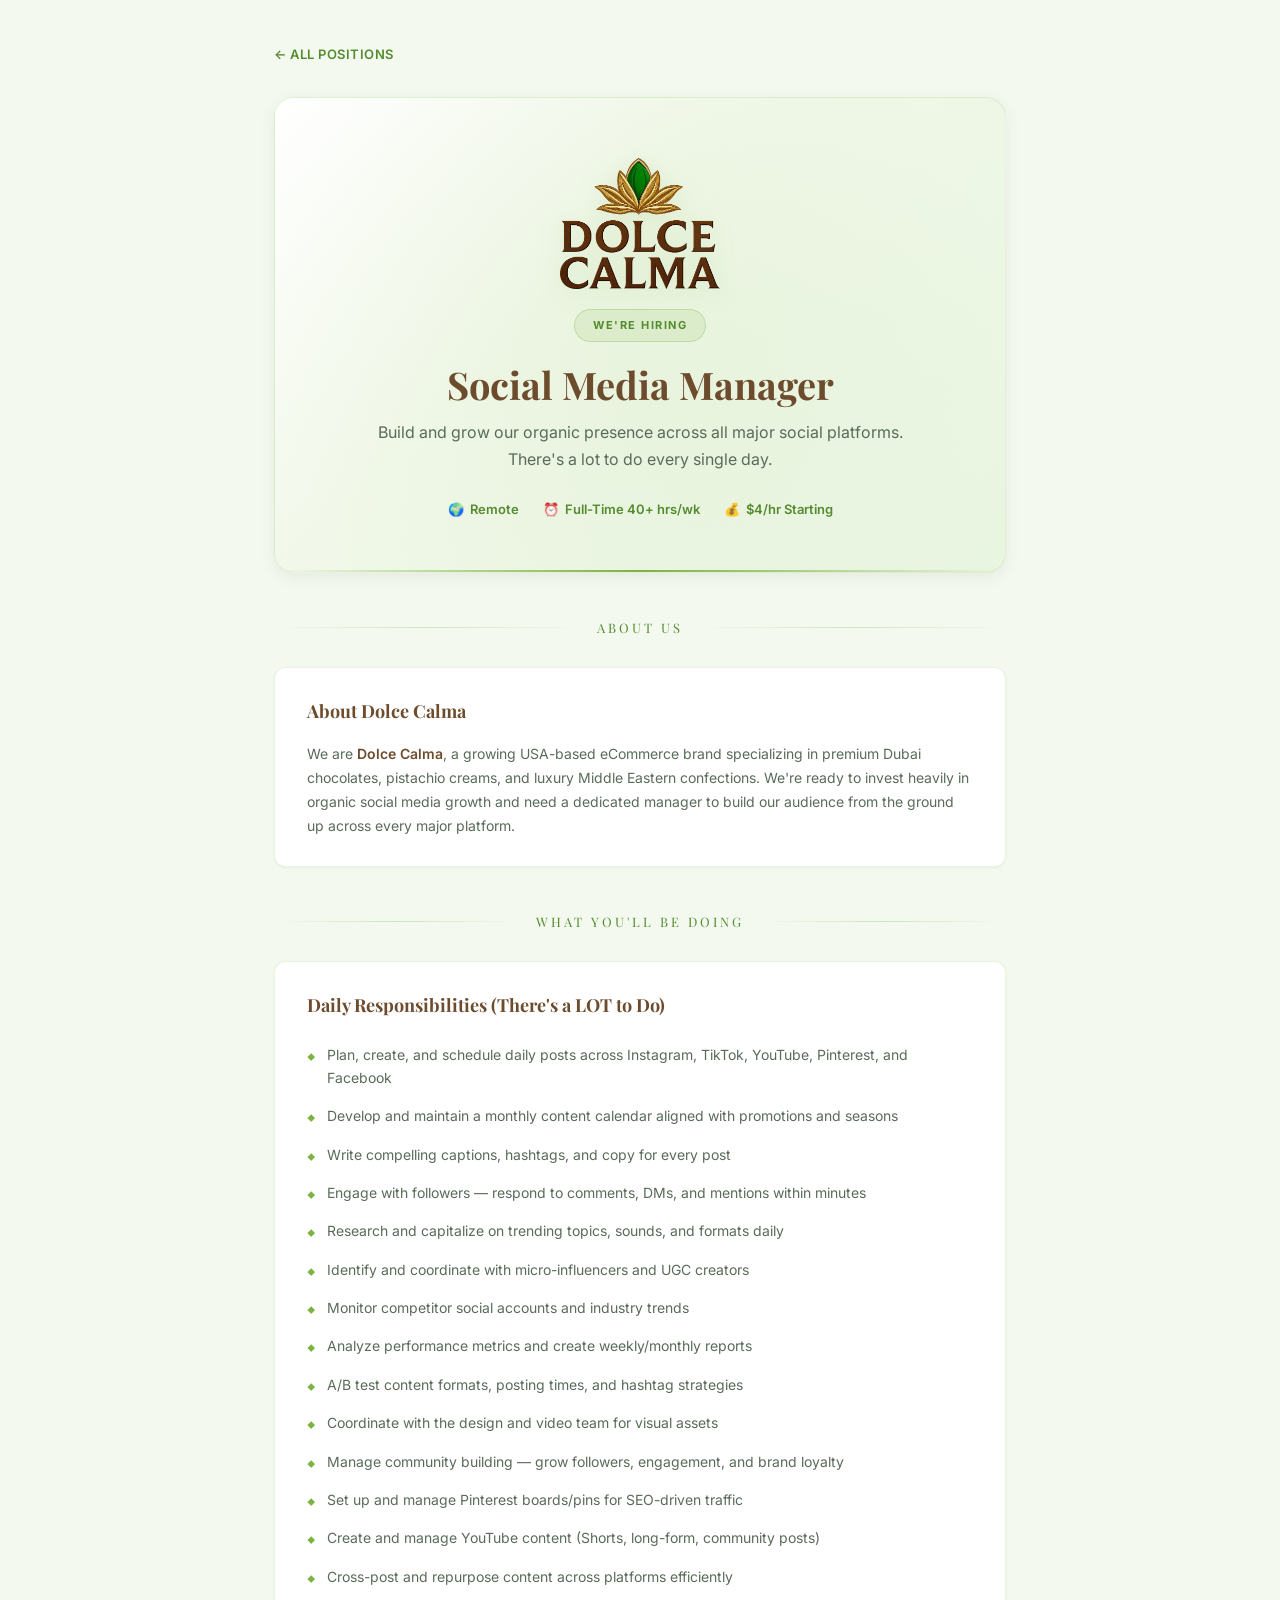
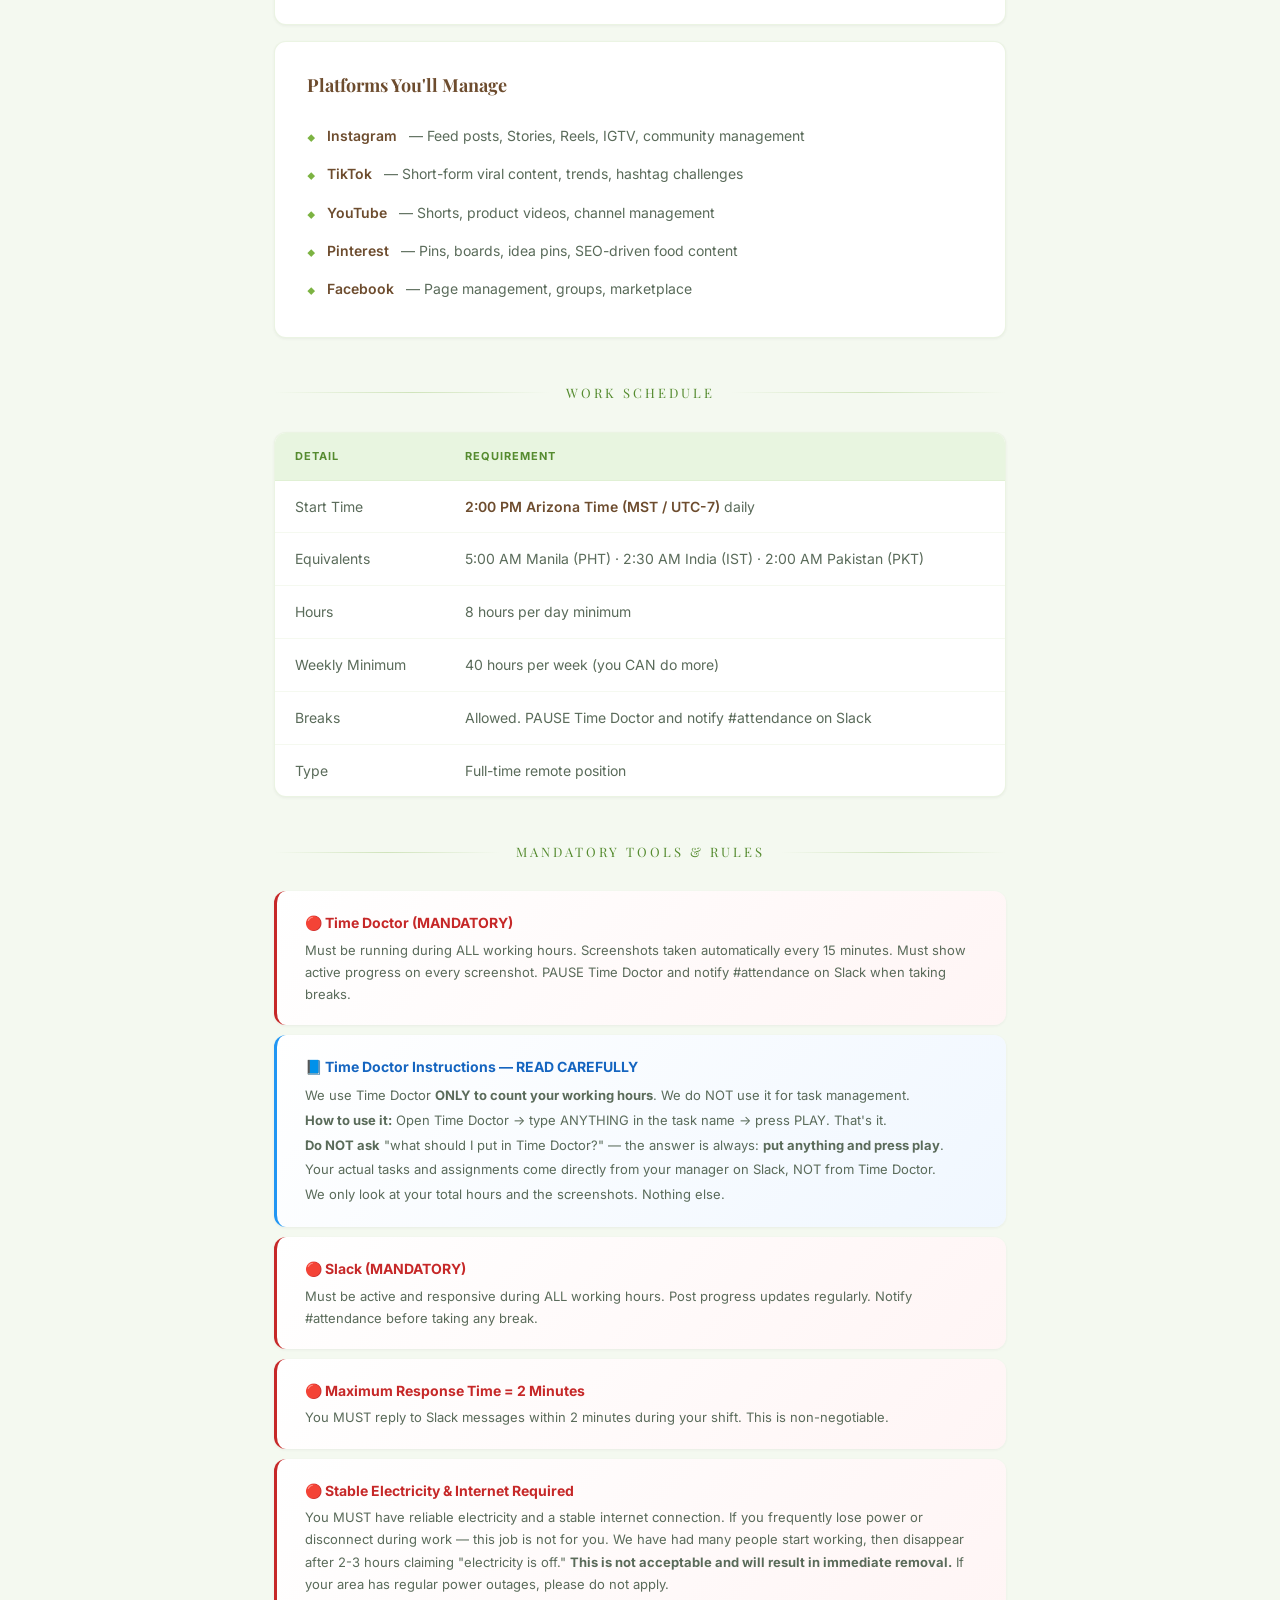
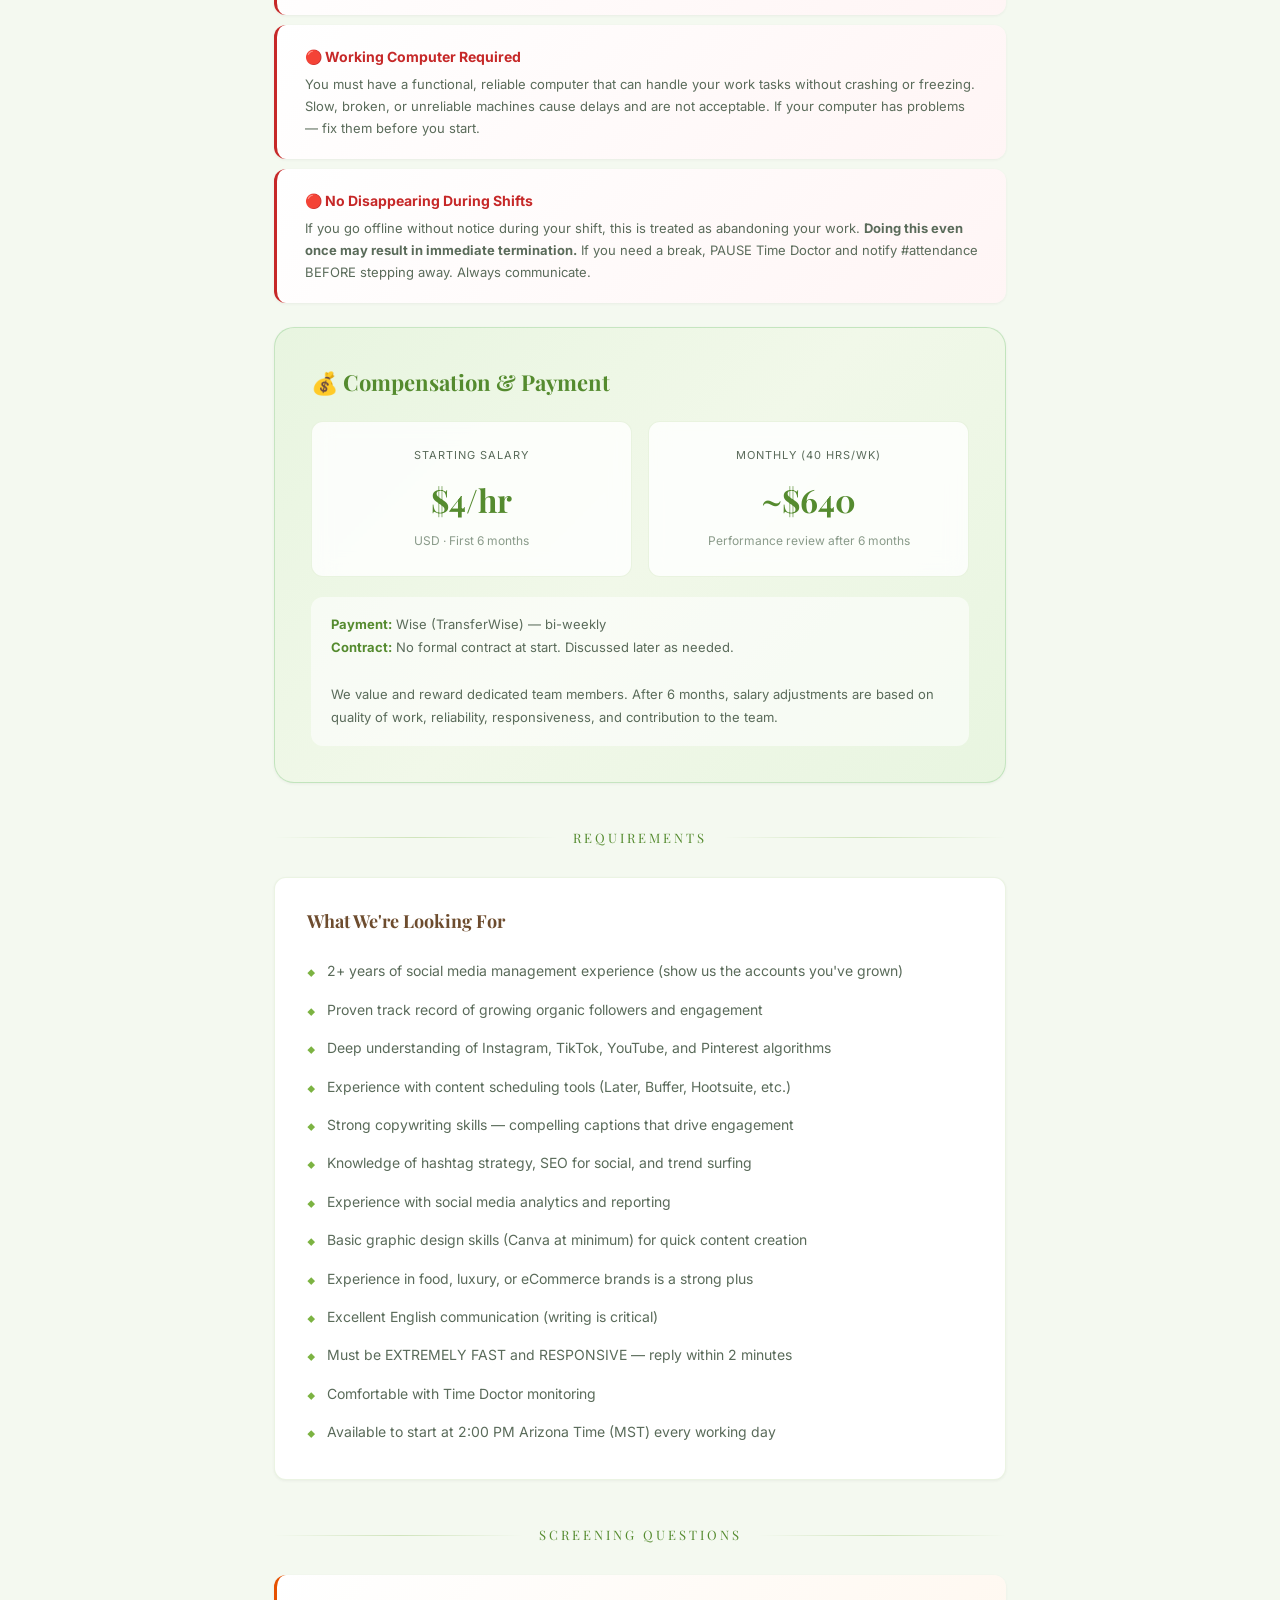
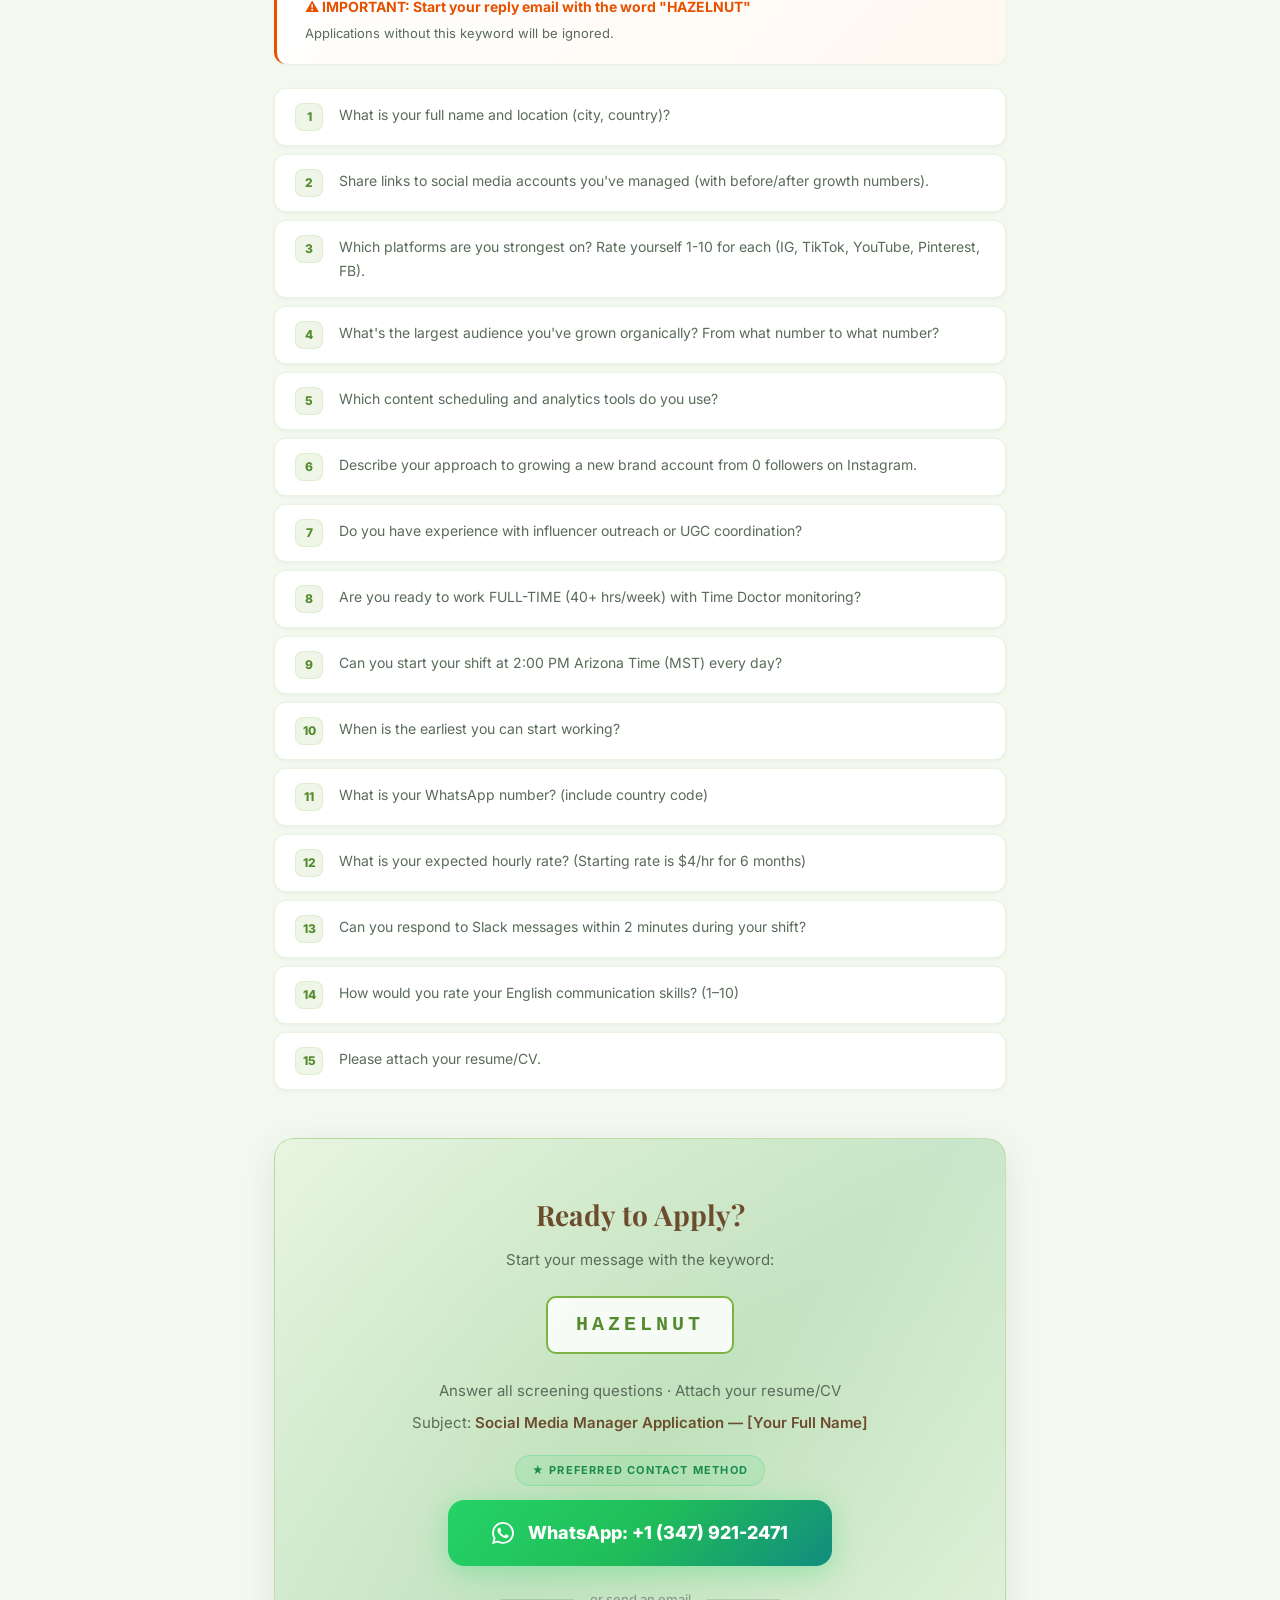
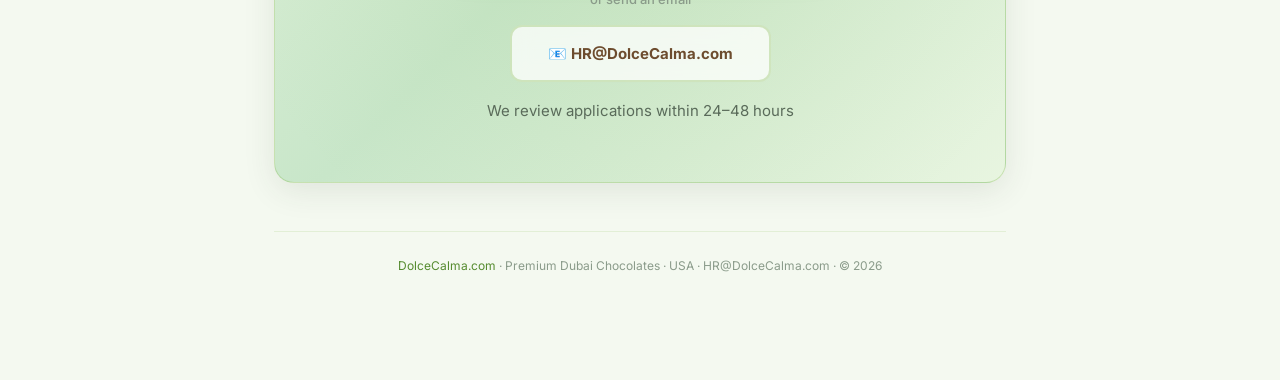
<file: social-media.html>
<!DOCTYPE html>
<html lang="en">
<head>
    <meta charset="UTF-8">
    <meta http-equiv="Cache-Control" content="no-cache, no-store, must-revalidate">
    <meta http-equiv="Pragma" content="no-cache">
    <meta http-equiv="Expires" content="0">
    <meta name="viewport" content="width=device-width, initial-scale=1.0">
    <title>Social Media Manager — Dolce Calma Careers</title>
    <meta name="description" content="Full-time remote Social Media Manager. Grow organic audience on Instagram, TikTok, YouTube, Pinterest for a premium chocolate brand.">
    <link href="https://fonts.googleapis.com/css2?family=Inter:wght@400;500;600;700;800;900&family=Playfair+Display:wght@400;500;600;700;800;900&display=swap" rel="stylesheet">
    <link rel="stylesheet" href="styles.css?v=8">
</head>
<body>
<div class="container">
    <a href="index.html" class="back-link">← All Positions</a>
    <div class="hero">
        <img src="logo.png" alt="Dolce Calma" class="hero-logo">
        <div class="hero-badge">We're Hiring</div>
        <h1>Social Media Manager</h1>
        <p>Build and grow our organic presence across all major social platforms. There's a lot to do every single day.</p>
        <div class="hero-meta">
            <span>🌍 <em>Remote</em></span><span>⏰ <em>Full-Time 40+ hrs/wk</em></span><span>💰 <em>$4/hr Starting</em></span>
        </div>
    </div>

    <div class="divider"><span>About Us</span></div>
    <div class="card">
        <h3>About Dolce Calma</h3>
        <p>We are <span class="hl">Dolce Calma</span>, a growing USA-based eCommerce brand specializing in premium Dubai chocolates, pistachio creams, and luxury Middle Eastern confections. We're ready to invest heavily in organic social media growth and need a dedicated manager to build our audience from the ground up across every major platform.</p>
    </div>

    <div class="divider"><span>What You'll Be Doing</span></div>
    <div class="card">
        <h3>Daily Responsibilities (There's a LOT to Do)</h3>
        <ul>
            <li>Plan, create, and schedule daily posts across Instagram, TikTok, YouTube, Pinterest, and Facebook</li>
            <li>Develop and maintain a monthly content calendar aligned with promotions and seasons</li>
            <li>Write compelling captions, hashtags, and copy for every post</li>
            <li>Engage with followers — respond to comments, DMs, and mentions within minutes</li>
            <li>Research and capitalize on trending topics, sounds, and formats daily</li>
            <li>Identify and coordinate with micro-influencers and UGC creators</li>
            <li>Monitor competitor social accounts and industry trends</li>
            <li>Analyze performance metrics and create weekly/monthly reports</li>
            <li>A/B test content formats, posting times, and hashtag strategies</li>
            <li>Coordinate with the design and video team for visual assets</li>
            <li>Manage community building — grow followers, engagement, and brand loyalty</li>
            <li>Set up and manage Pinterest boards/pins for SEO-driven traffic</li>
            <li>Create and manage YouTube content (Shorts, long-form, community posts)</li>
            <li>Cross-post and repurpose content across platforms efficiently</li>
        </ul>
    </div>

    <div class="card">
        <h3>Platforms You'll Manage</h3>
        <ul>
            <li><span class="hl">Instagram</span> — Feed posts, Stories, Reels, IGTV, community management</li>
            <li><span class="hl">TikTok</span> — Short-form viral content, trends, hashtag challenges</li>
            <li><span class="hl">YouTube</span> — Shorts, product videos, channel management</li>
            <li><span class="hl">Pinterest</span> — Pins, boards, idea pins, SEO-driven food content</li>
            <li><span class="hl">Facebook</span> — Page management, groups, marketplace</li>
        </ul>
    </div>

    <div class="divider"><span>Work Schedule</span></div>
    <div data-shared="schedule"></div>

    <div class="divider"><span>Mandatory Tools &amp; Rules</span></div>
    <div data-shared="rules"></div>

    <div data-shared="pay"></div>

    <div class="divider"><span>Requirements</span></div>
    <div class="card">
        <h3>What We're Looking For</h3>
        <ul>
            <li>2+ years of social media management experience (show us the accounts you've grown)</li>
            <li>Proven track record of growing organic followers and engagement</li>
            <li>Deep understanding of Instagram, TikTok, YouTube, and Pinterest algorithms</li>
            <li>Experience with content scheduling tools (Later, Buffer, Hootsuite, etc.)</li>
            <li>Strong copywriting skills — compelling captions that drive engagement</li>
            <li>Knowledge of hashtag strategy, SEO for social, and trend surfing</li>
            <li>Experience with social media analytics and reporting</li>
            <li>Basic graphic design skills (Canva at minimum) for quick content creation</li>
            <li>Experience in food, luxury, or eCommerce brands is a strong plus</li>
            <li>Excellent English communication (writing is critical)</li>
            <li>Must be EXTREMELY FAST and RESPONSIVE — reply within 2 minutes</li>
            <li>Comfortable with Time Doctor monitoring</li>
            <li>Available to start at 2:00 PM Arizona Time (MST) every working day</li>
        </ul>
    </div>

    <div class="divider"><span>Screening Questions</span></div>
    <div class="rule-card rule-amber" style="margin-bottom:24px;"><h4>⚠️ IMPORTANT: Start your reply email with the word "HAZELNUT"</h4><p>Applications without this keyword will be ignored.</p></div>
    <ol class="question-list">
        <li>What is your full name and location (city, country)?</li>
        <li>Share links to social media accounts you've managed (with before/after growth numbers).</li>
        <li>Which platforms are you strongest on? Rate yourself 1-10 for each (IG, TikTok, YouTube, Pinterest, FB).</li>
        <li>What's the largest audience you've grown organically? From what number to what number?</li>
        <li>Which content scheduling and analytics tools do you use?</li>
        <li>Describe your approach to growing a new brand account from 0 followers on Instagram.</li>
        <li>Do you have experience with influencer outreach or UGC coordination?</li>
        <li>Are you ready to work FULL-TIME (40+ hrs/week) with Time Doctor monitoring?</li>
        <li>Can you start your shift at 2:00 PM Arizona Time (MST) every day?</li>
        <li>When is the earliest you can start working?</li>
        <li>What is your WhatsApp number? (include country code)</li>
        <li>What is your expected hourly rate? (Starting rate is $4/hr for 6 months)</li>
        <li>Can you respond to Slack messages within 2 minutes during your shift?</li>
        <li>How would you rate your English communication skills? (1–10)</li>
        <li>Please attach your resume/CV.</li>
    </ol>

        <div data-shared="cta" data-keyword="HAZELNUT" data-subject="Social Media Manager Application"></div>
<div class="footer"><a href="https://dolcecalma.com" target="_blank">DolceCalma.com</a> · Premium Dubai Chocolates · USA · HR@DolceCalma.com · © 2026</div>
</div>
<script src="shared-rules.js"></script>
</body>
</html>
</file>
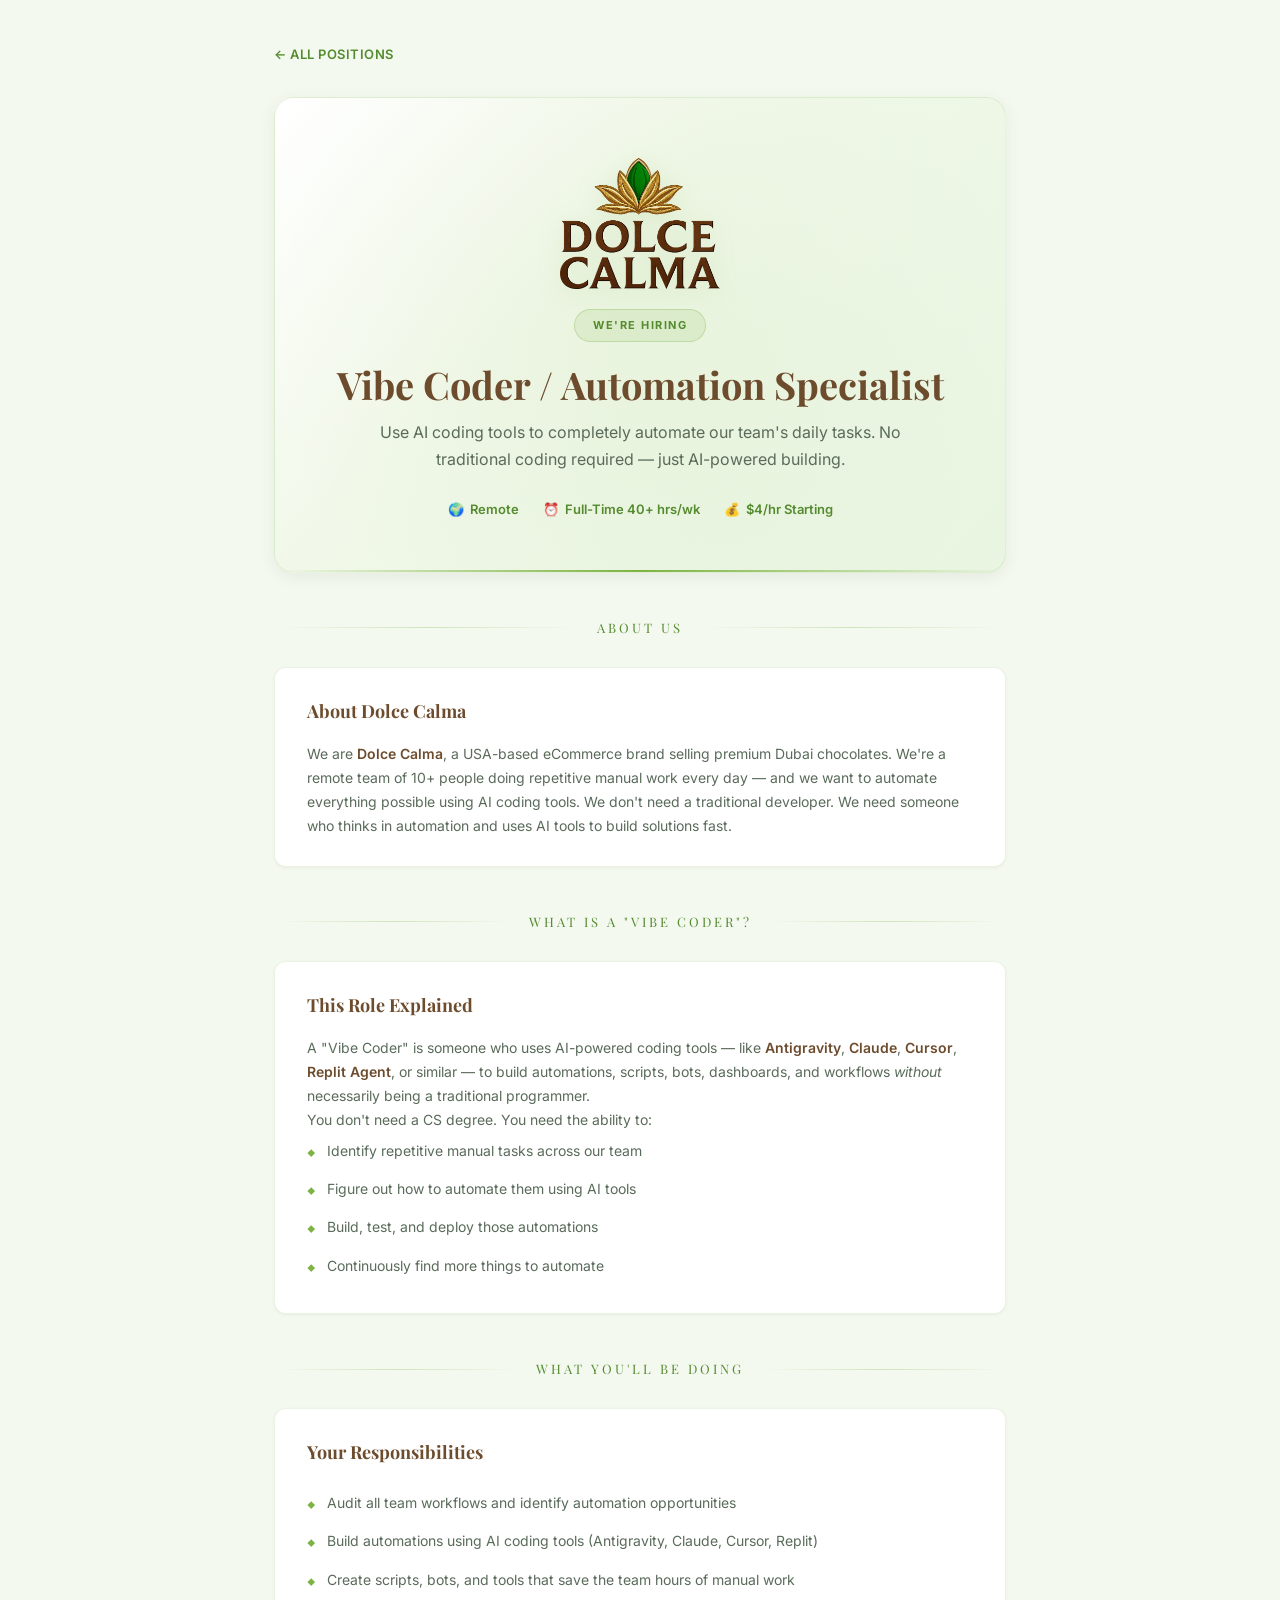
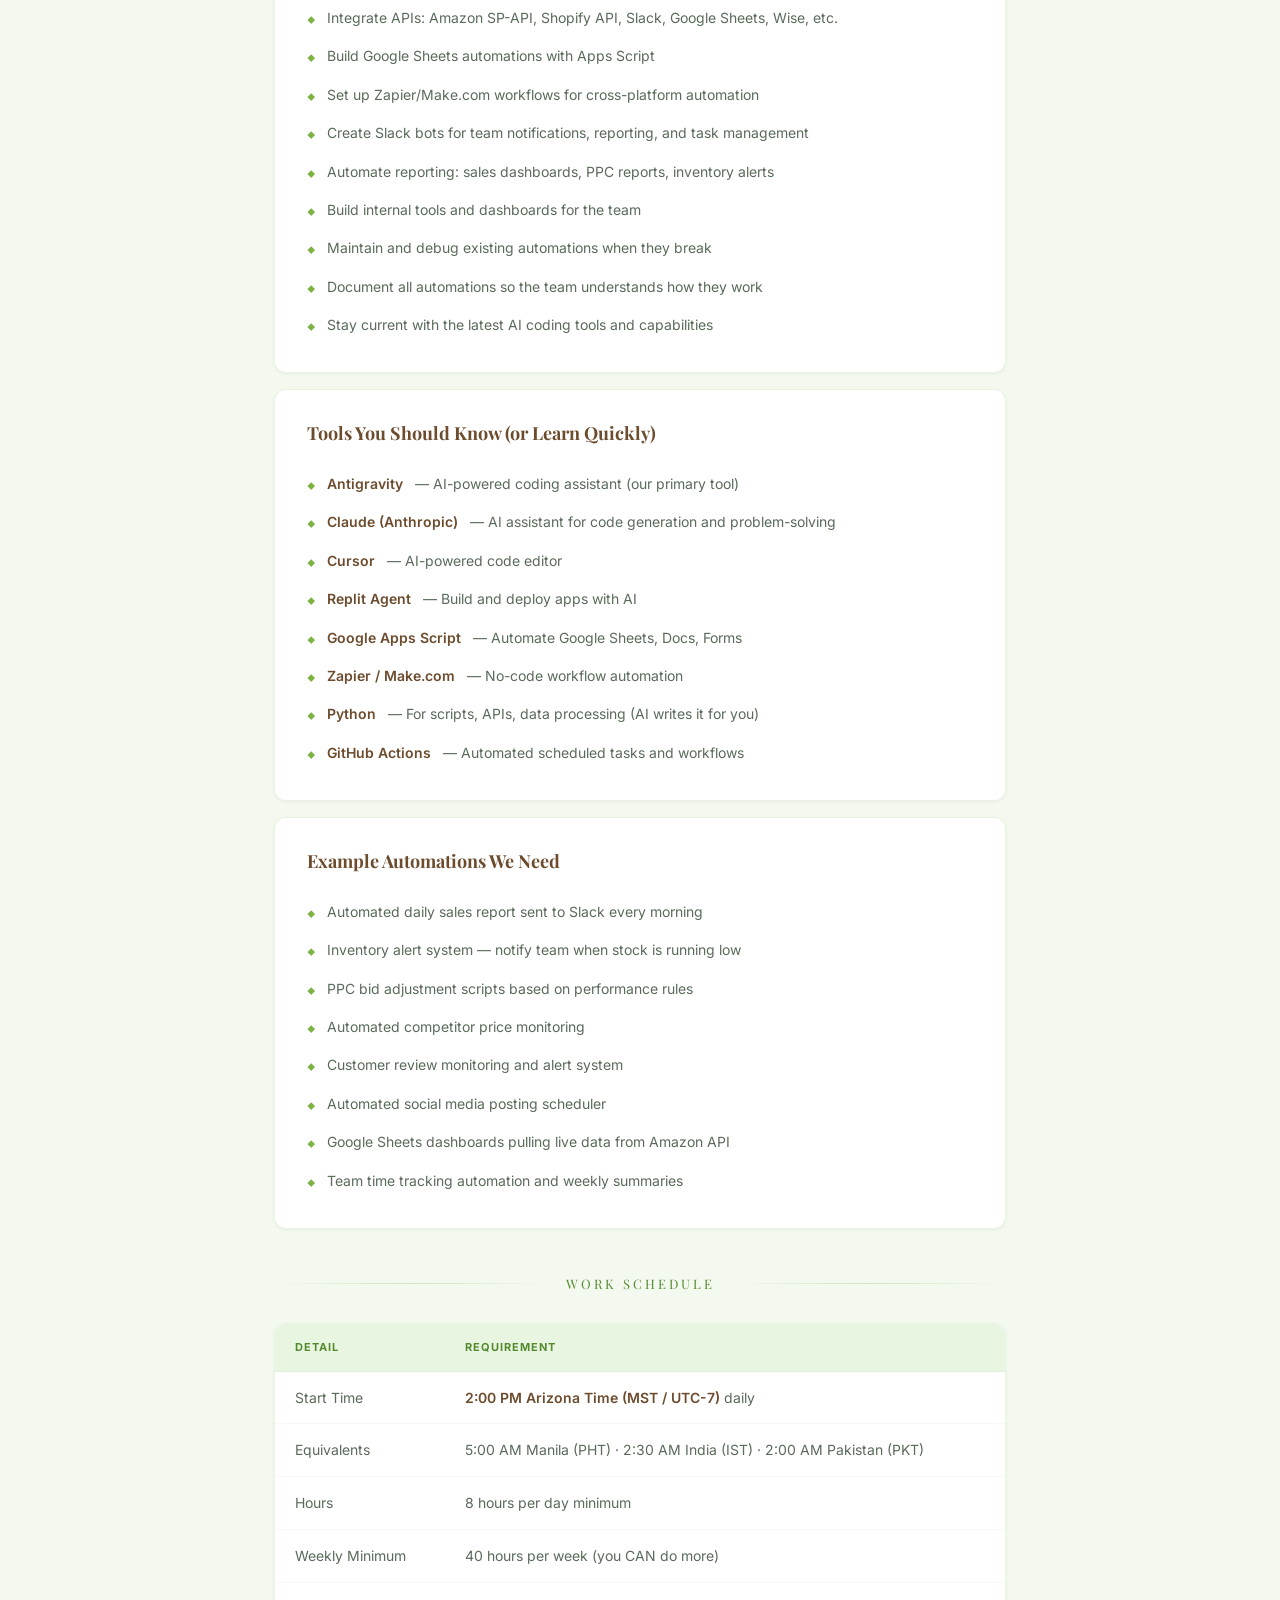
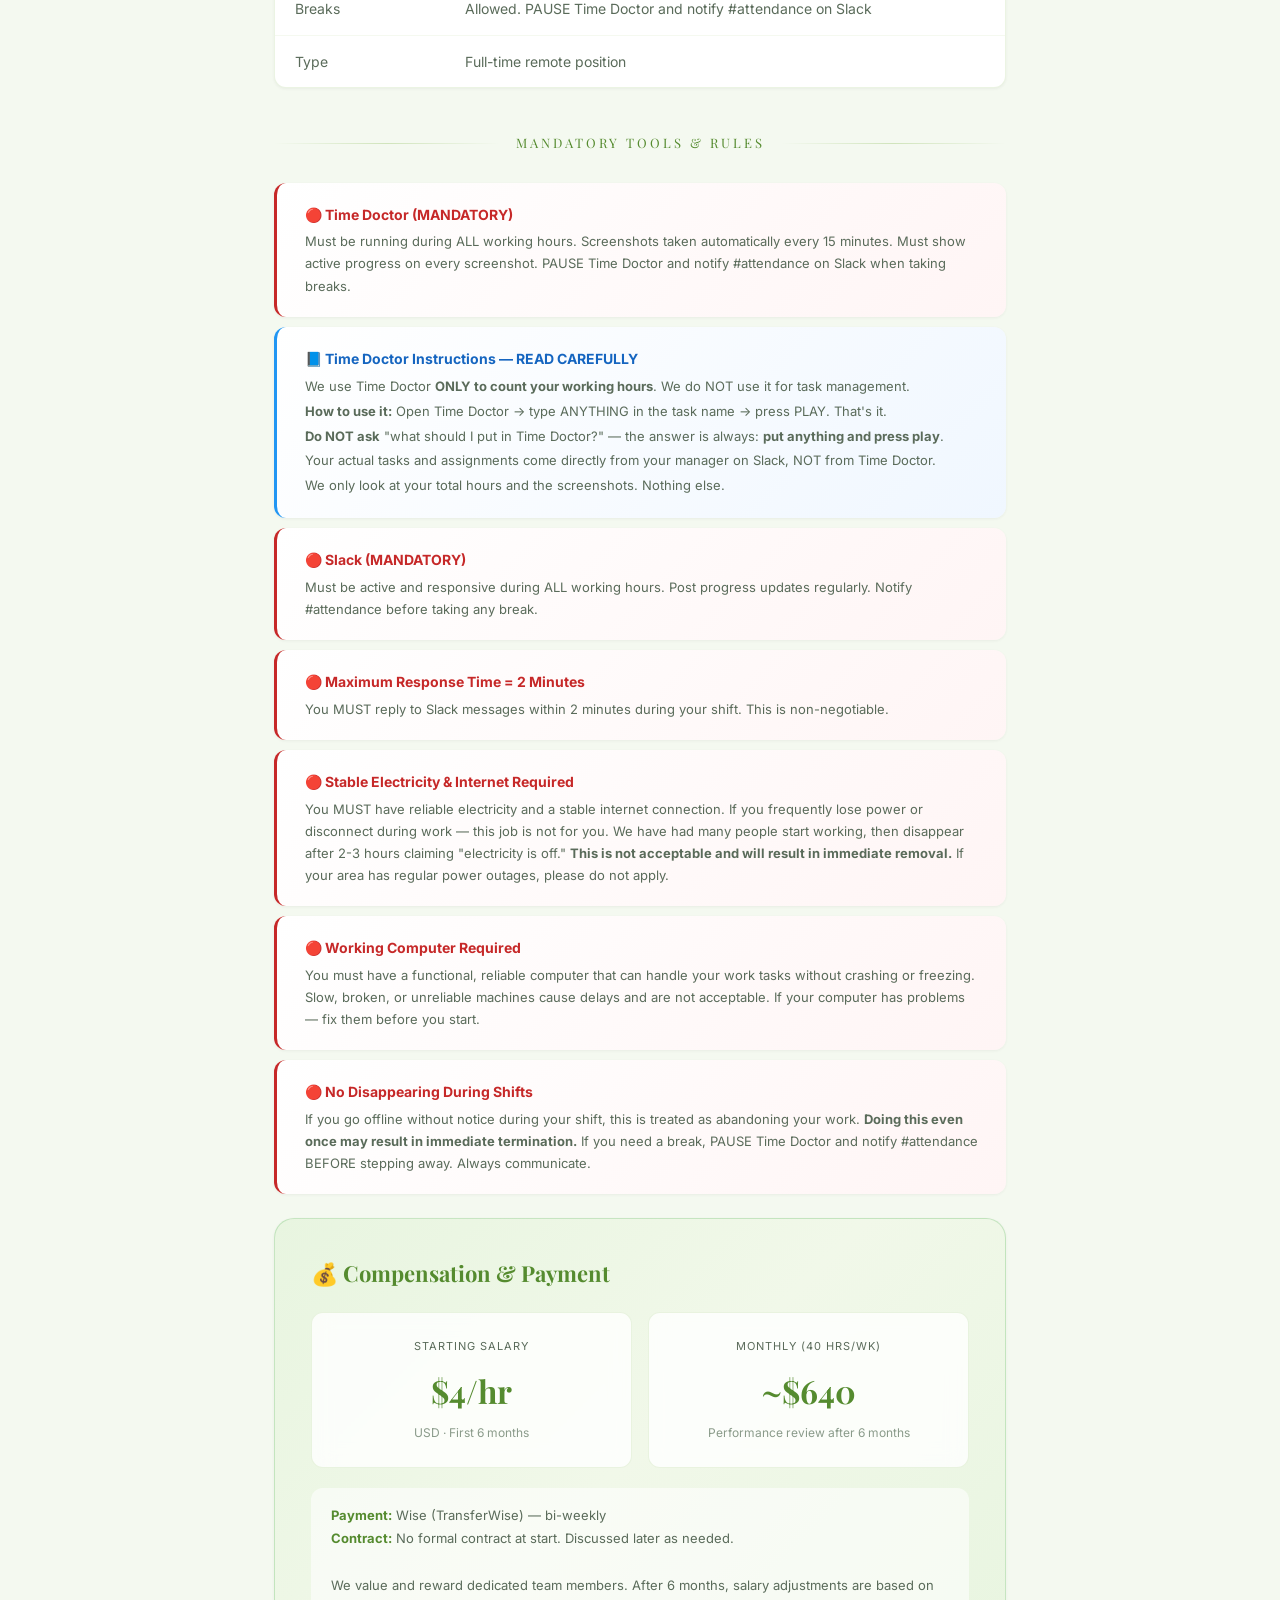
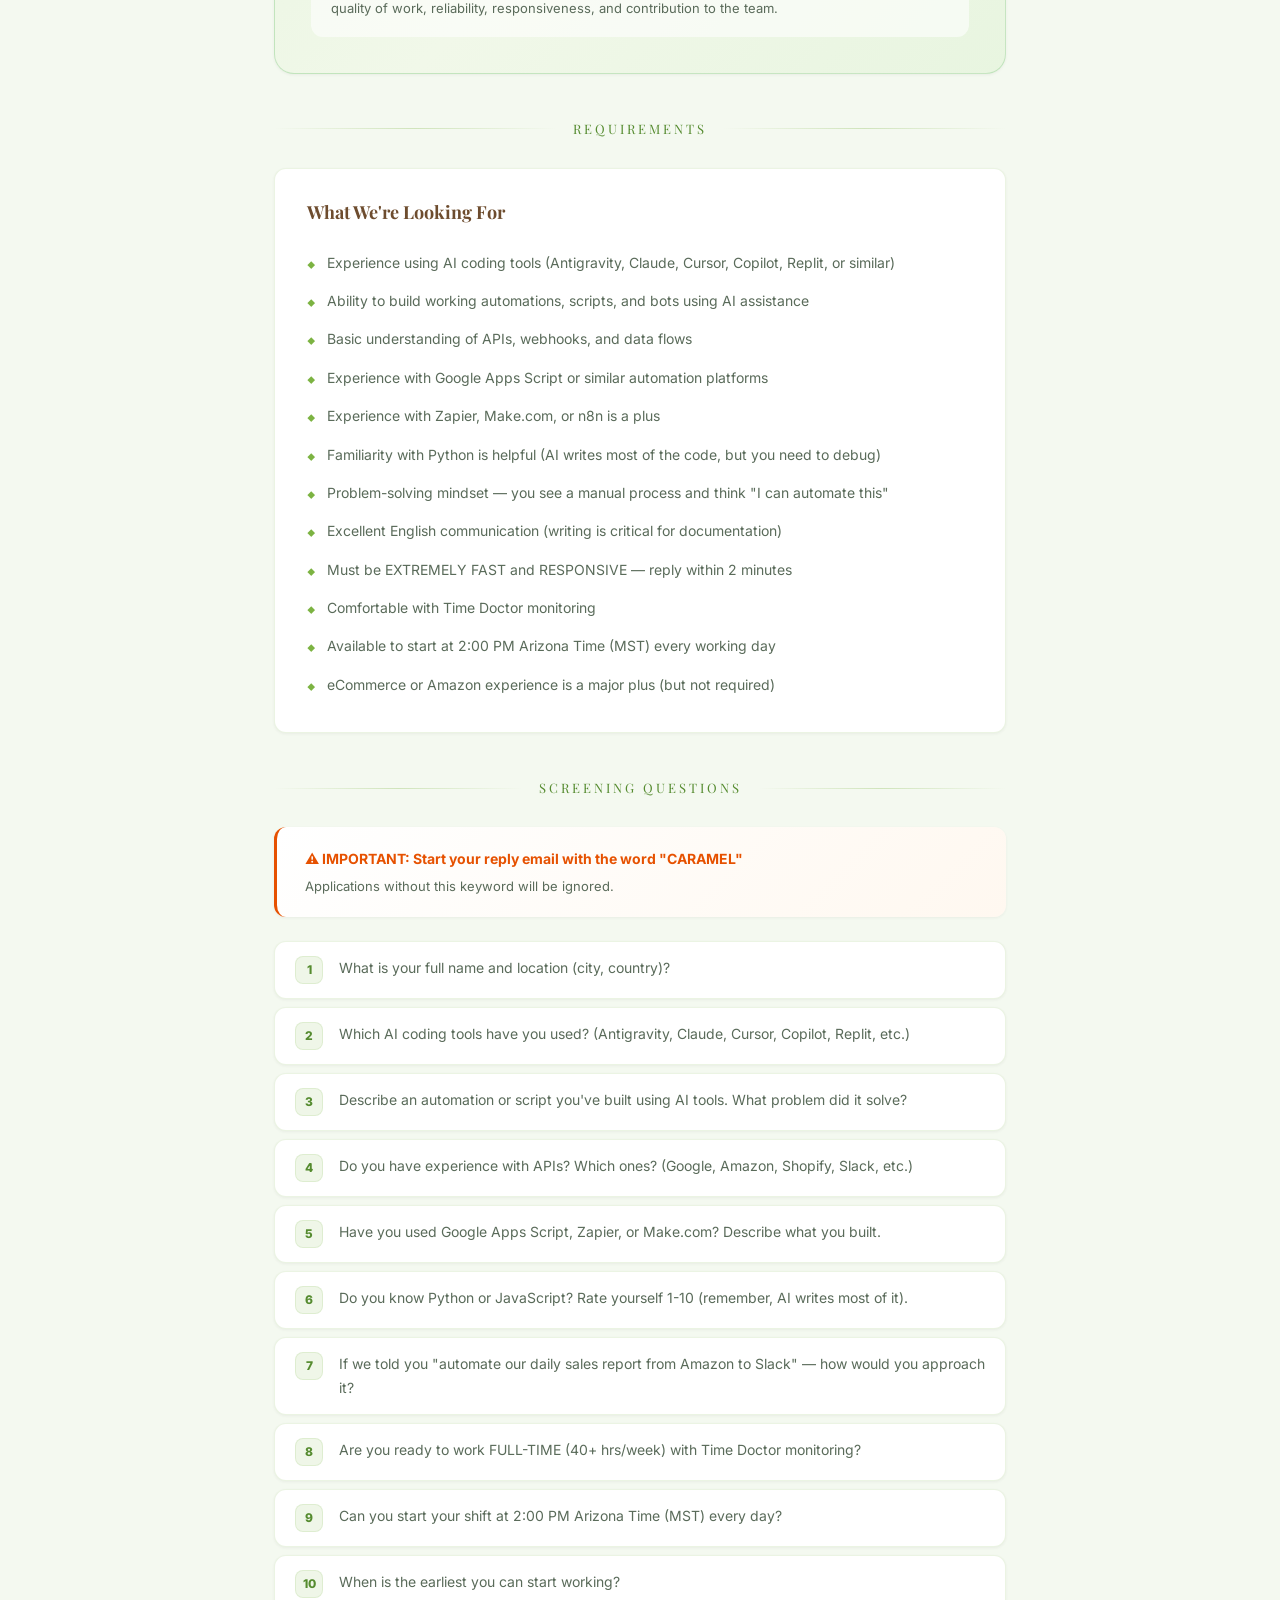
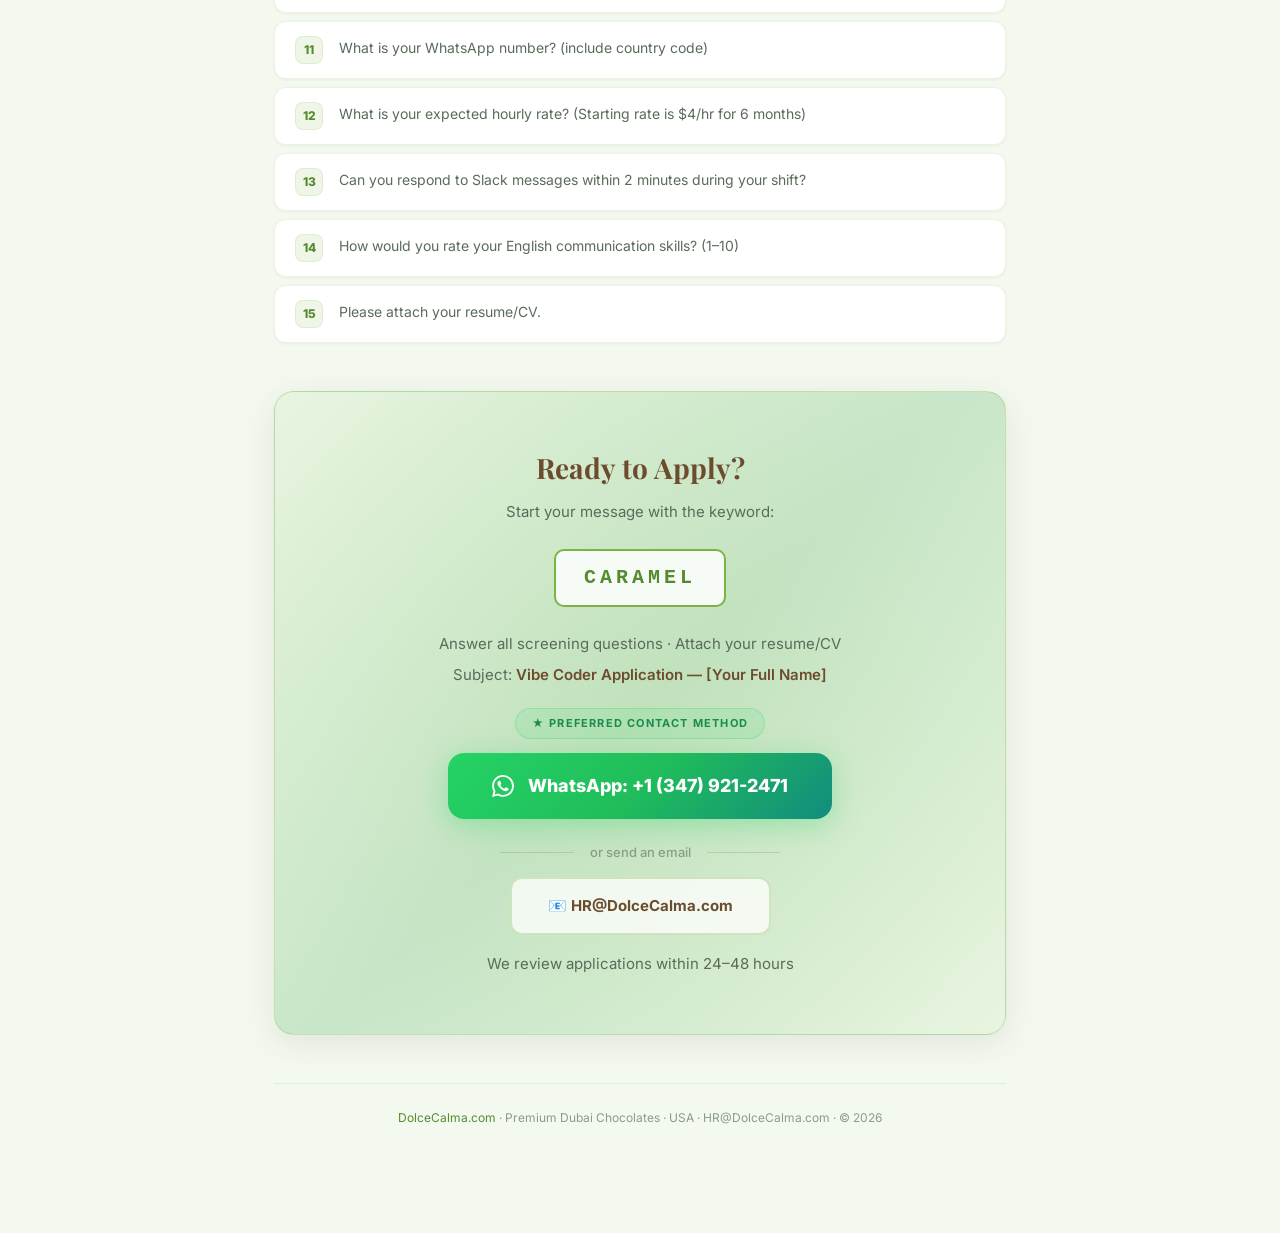
<file: vibe-coder.html>
<!DOCTYPE html>
<html lang="en">
<head>
    <meta charset="UTF-8">
    <meta http-equiv="Cache-Control" content="no-cache, no-store, must-revalidate">
    <meta http-equiv="Pragma" content="no-cache">
    <meta http-equiv="Expires" content="0">
    <meta name="viewport" content="width=device-width, initial-scale=1.0">
    <title>Vibe Coder / Automation Specialist — Dolce Calma Careers</title>
    <meta name="description" content="Full-time remote Vibe Coder & Automation Specialist. Use Antigravity, Claude, Cursor to automate team workflows.">
    <link href="https://fonts.googleapis.com/css2?family=Inter:wght@400;500;600;700;800;900&family=Playfair+Display:wght@400;500;600;700;800;900&display=swap" rel="stylesheet">
    <link rel="stylesheet" href="styles.css?v=8">
</head>
<body>
<div class="container">
    <a href="index.html" class="back-link">← All Positions</a>
    <div class="hero">
        <img src="logo.png" alt="Dolce Calma" class="hero-logo">
        <div class="hero-badge">We're Hiring</div>
        <h1>Vibe Coder / Automation Specialist</h1>
        <p>Use AI coding tools to completely automate our team's daily tasks. No traditional coding required — just AI-powered building.</p>
        <div class="hero-meta">
            <span>🌍 <em>Remote</em></span><span>⏰ <em>Full-Time 40+ hrs/wk</em></span><span>💰 <em>$4/hr Starting</em></span>
        </div>
    </div>

    <div class="divider"><span>About Us</span></div>
    <div class="card">
        <h3>About Dolce Calma</h3>
        <p>We are <span class="hl">Dolce Calma</span>, a USA-based eCommerce brand selling premium Dubai chocolates. We're a remote team of 10+ people doing repetitive manual work every day — and we want to automate everything possible using AI coding tools. We don't need a traditional developer. We need someone who thinks in automation and uses AI tools to build solutions fast.</p>
    </div>

    <div class="divider"><span>What Is a "Vibe Coder"?</span></div>
    <div class="card">
        <h3>This Role Explained</h3>
        <p>A "Vibe Coder" is someone who uses AI-powered coding tools — like <span class="hl">Antigravity</span>, <span class="hl">Claude</span>, <span class="hl">Cursor</span>, <span class="hl">Replit Agent</span>, or similar — to build automations, scripts, bots, dashboards, and workflows <em>without</em> necessarily being a traditional programmer.</p>
        <p>You don't need a CS degree. You need the ability to:</p>
        <ul>
            <li>Identify repetitive manual tasks across our team</li>
            <li>Figure out how to automate them using AI tools</li>
            <li>Build, test, and deploy those automations</li>
            <li>Continuously find more things to automate</li>
        </ul>
    </div>

    <div class="divider"><span>What You'll Be Doing</span></div>
    <div class="card">
        <h3>Your Responsibilities</h3>
        <ul>
            <li>Audit all team workflows and identify automation opportunities</li>
            <li>Build automations using AI coding tools (Antigravity, Claude, Cursor, Replit)</li>
            <li>Create scripts, bots, and tools that save the team hours of manual work</li>
            <li>Integrate APIs: Amazon SP-API, Shopify API, Slack, Google Sheets, Wise, etc.</li>
            <li>Build Google Sheets automations with Apps Script</li>
            <li>Set up Zapier/Make.com workflows for cross-platform automation</li>
            <li>Create Slack bots for team notifications, reporting, and task management</li>
            <li>Automate reporting: sales dashboards, PPC reports, inventory alerts</li>
            <li>Build internal tools and dashboards for the team</li>
            <li>Maintain and debug existing automations when they break</li>
            <li>Document all automations so the team understands how they work</li>
            <li>Stay current with the latest AI coding tools and capabilities</li>
        </ul>
    </div>

    <div class="card">
        <h3>Tools You Should Know (or Learn Quickly)</h3>
        <ul>
            <li><span class="hl">Antigravity</span> — AI-powered coding assistant (our primary tool)</li>
            <li><span class="hl">Claude (Anthropic)</span> — AI assistant for code generation and problem-solving</li>
            <li><span class="hl">Cursor</span> — AI-powered code editor</li>
            <li><span class="hl">Replit Agent</span> — Build and deploy apps with AI</li>
            <li><span class="hl">Google Apps Script</span> — Automate Google Sheets, Docs, Forms</li>
            <li><span class="hl">Zapier / Make.com</span> — No-code workflow automation</li>
            <li><span class="hl">Python</span> — For scripts, APIs, data processing (AI writes it for you)</li>
            <li><span class="hl">GitHub Actions</span> — Automated scheduled tasks and workflows</li>
        </ul>
    </div>

    <div class="card">
        <h3>Example Automations We Need</h3>
        <ul>
            <li>Automated daily sales report sent to Slack every morning</li>
            <li>Inventory alert system — notify team when stock is running low</li>
            <li>PPC bid adjustment scripts based on performance rules</li>
            <li>Automated competitor price monitoring</li>
            <li>Customer review monitoring and alert system</li>
            <li>Automated social media posting scheduler</li>
            <li>Google Sheets dashboards pulling live data from Amazon API</li>
            <li>Team time tracking automation and weekly summaries</li>
        </ul>
    </div>

    <div class="divider"><span>Work Schedule</span></div>
    <div data-shared="schedule"></div>

    <div class="divider"><span>Mandatory Tools &amp; Rules</span></div>
    <div data-shared="rules"></div>

    <div data-shared="pay"></div>

    <div class="divider"><span>Requirements</span></div>
    <div class="card">
        <h3>What We're Looking For</h3>
        <ul>
            <li>Experience using AI coding tools (Antigravity, Claude, Cursor, Copilot, Replit, or similar)</li>
            <li>Ability to build working automations, scripts, and bots using AI assistance</li>
            <li>Basic understanding of APIs, webhooks, and data flows</li>
            <li>Experience with Google Apps Script or similar automation platforms</li>
            <li>Experience with Zapier, Make.com, or n8n is a plus</li>
            <li>Familiarity with Python is helpful (AI writes most of the code, but you need to debug)</li>
            <li>Problem-solving mindset — you see a manual process and think "I can automate this"</li>
            <li>Excellent English communication (writing is critical for documentation)</li>
            <li>Must be EXTREMELY FAST and RESPONSIVE — reply within 2 minutes</li>
            <li>Comfortable with Time Doctor monitoring</li>
            <li>Available to start at 2:00 PM Arizona Time (MST) every working day</li>
            <li>eCommerce or Amazon experience is a major plus (but not required)</li>
        </ul>
    </div>

    <div class="divider"><span>Screening Questions</span></div>
    <div class="rule-card rule-amber" style="margin-bottom:24px;"><h4>⚠️ IMPORTANT: Start your reply email with the word "CARAMEL"</h4><p>Applications without this keyword will be ignored.</p></div>
    <ol class="question-list">
        <li>What is your full name and location (city, country)?</li>
        <li>Which AI coding tools have you used? (Antigravity, Claude, Cursor, Copilot, Replit, etc.)</li>
        <li>Describe an automation or script you've built using AI tools. What problem did it solve?</li>
        <li>Do you have experience with APIs? Which ones? (Google, Amazon, Shopify, Slack, etc.)</li>
        <li>Have you used Google Apps Script, Zapier, or Make.com? Describe what you built.</li>
        <li>Do you know Python or JavaScript? Rate yourself 1-10 (remember, AI writes most of it).</li>
        <li>If we told you "automate our daily sales report from Amazon to Slack" — how would you approach it?</li>
        <li>Are you ready to work FULL-TIME (40+ hrs/week) with Time Doctor monitoring?</li>
        <li>Can you start your shift at 2:00 PM Arizona Time (MST) every day?</li>
        <li>When is the earliest you can start working?</li>
        <li>What is your WhatsApp number? (include country code)</li>
        <li>What is your expected hourly rate? (Starting rate is $4/hr for 6 months)</li>
        <li>Can you respond to Slack messages within 2 minutes during your shift?</li>
        <li>How would you rate your English communication skills? (1–10)</li>
        <li>Please attach your resume/CV.</li>
    </ol>

        <div data-shared="cta" data-keyword="CARAMEL" data-subject="Vibe Coder Application"></div>
<div class="footer"><a href="https://dolcecalma.com" target="_blank">DolceCalma.com</a> · Premium Dubai Chocolates · USA · HR@DolceCalma.com · © 2026</div>
</div>
<script src="shared-rules.js"></script>
</body>
</html>
</file>
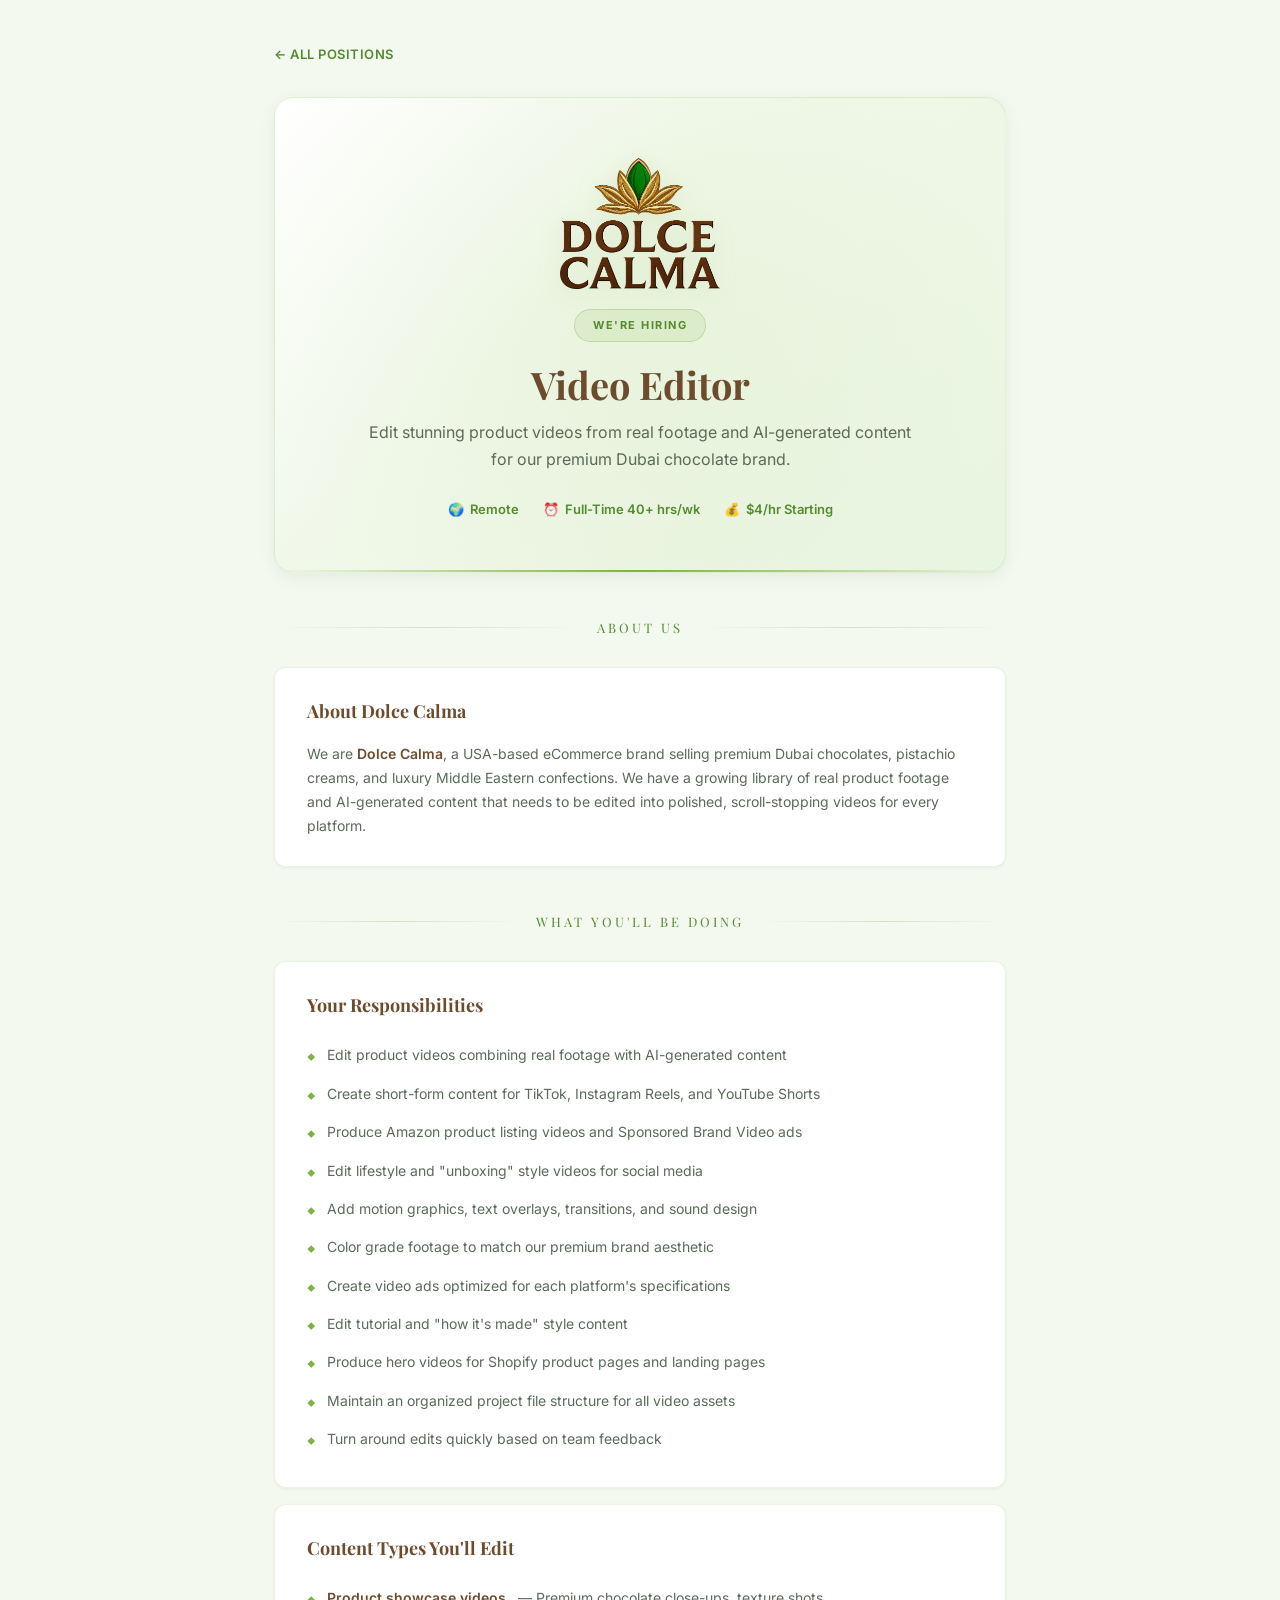
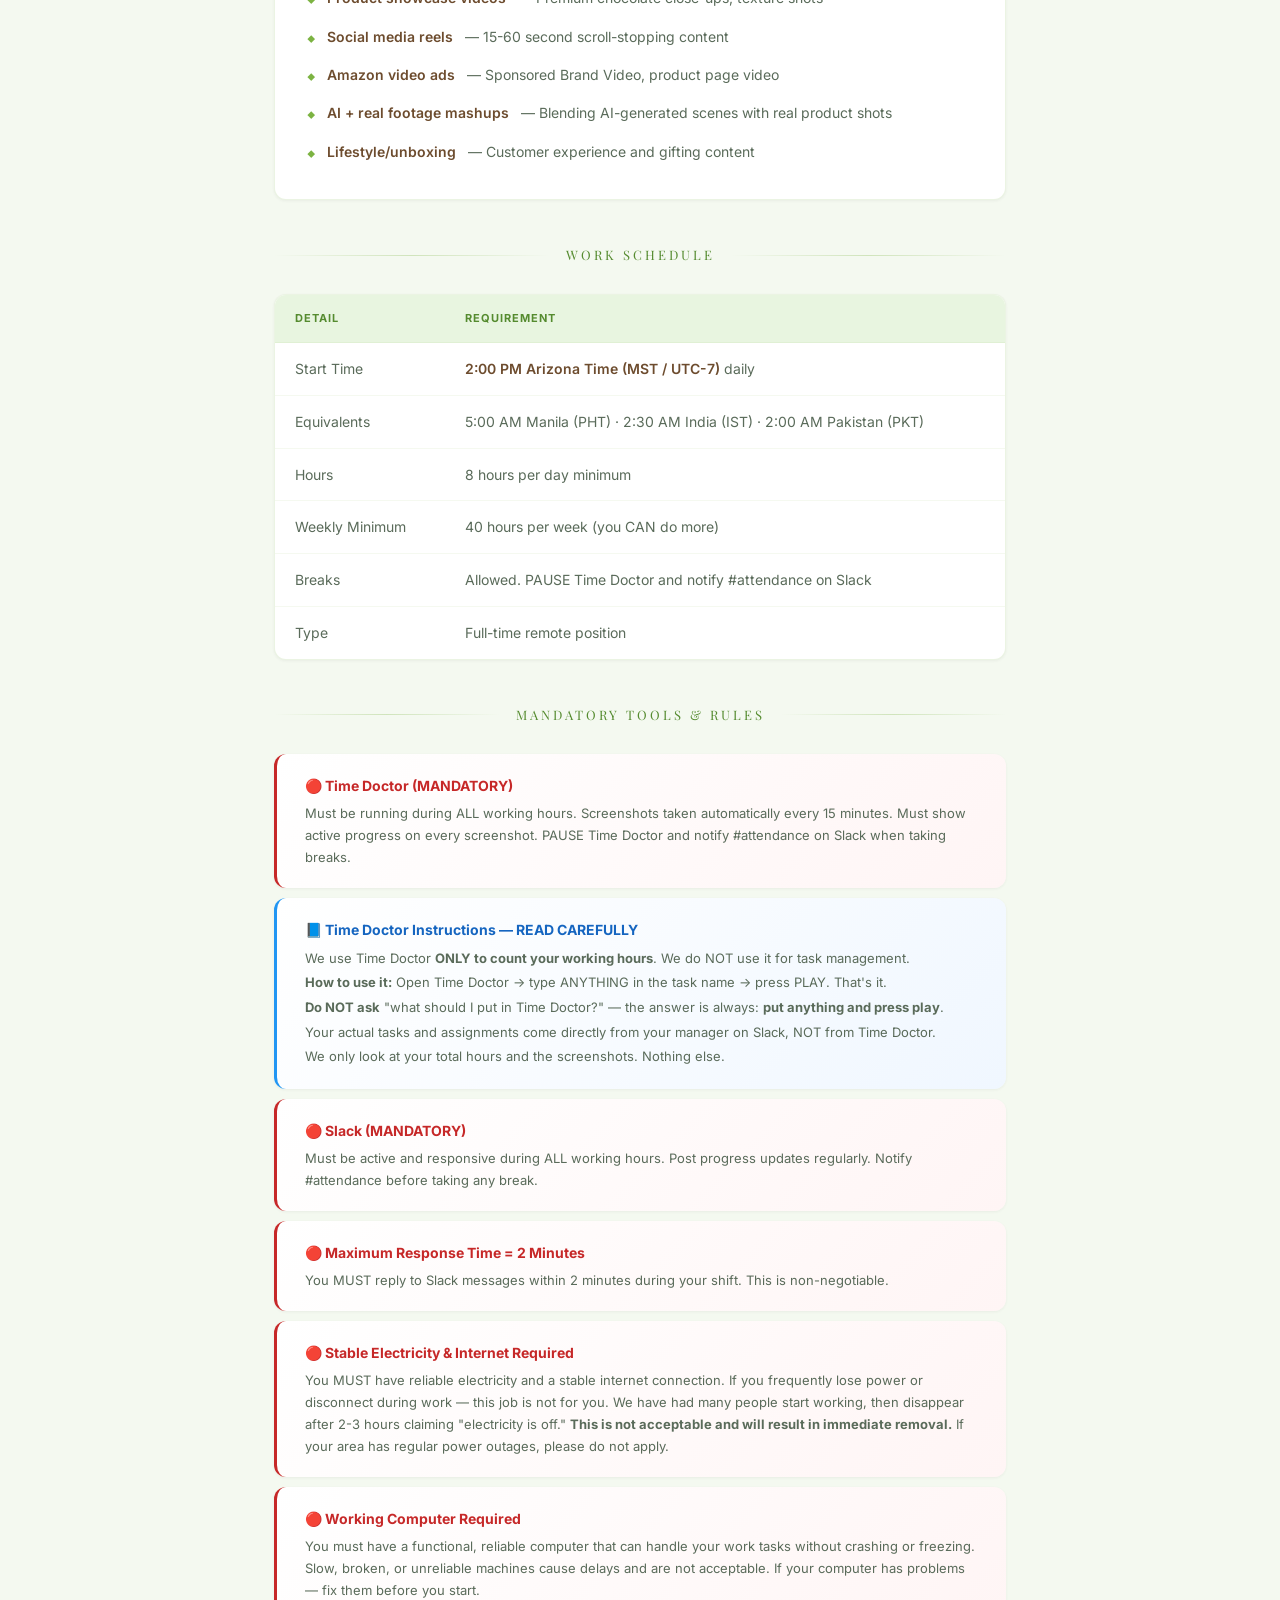
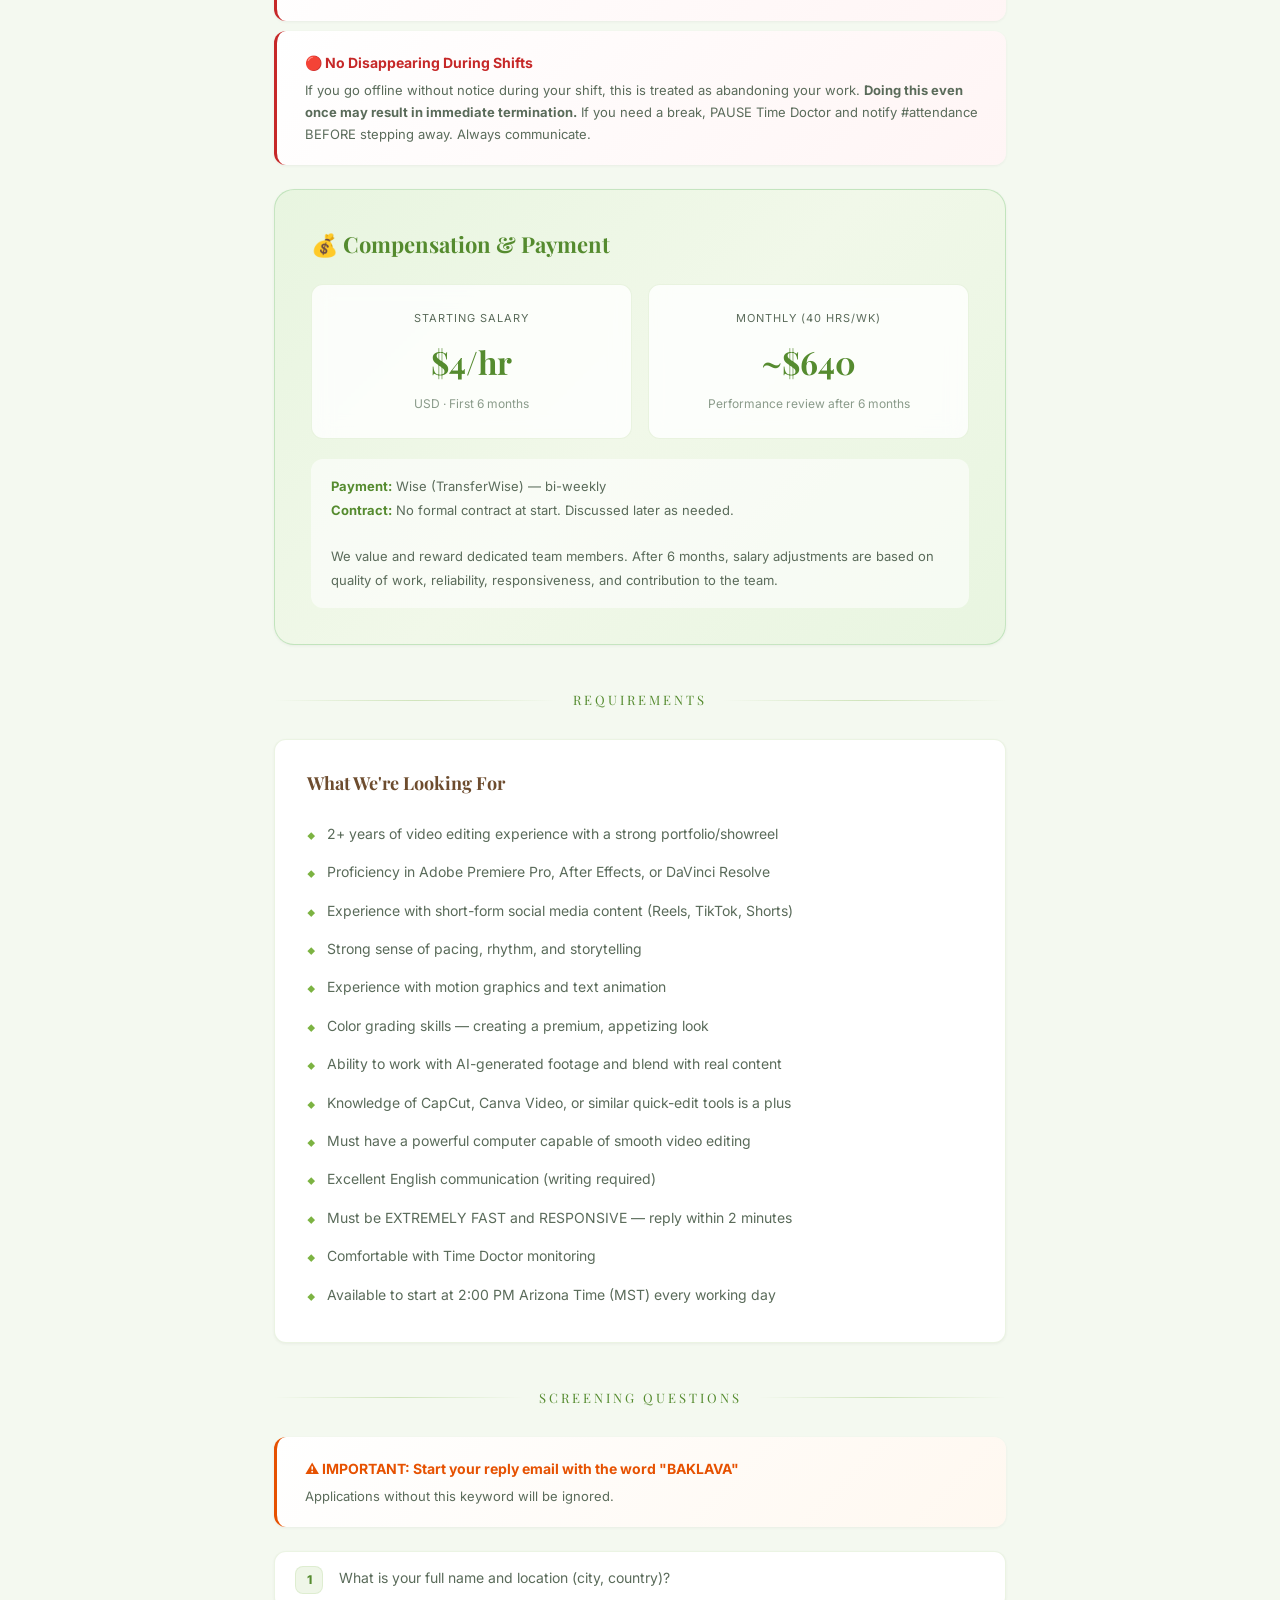
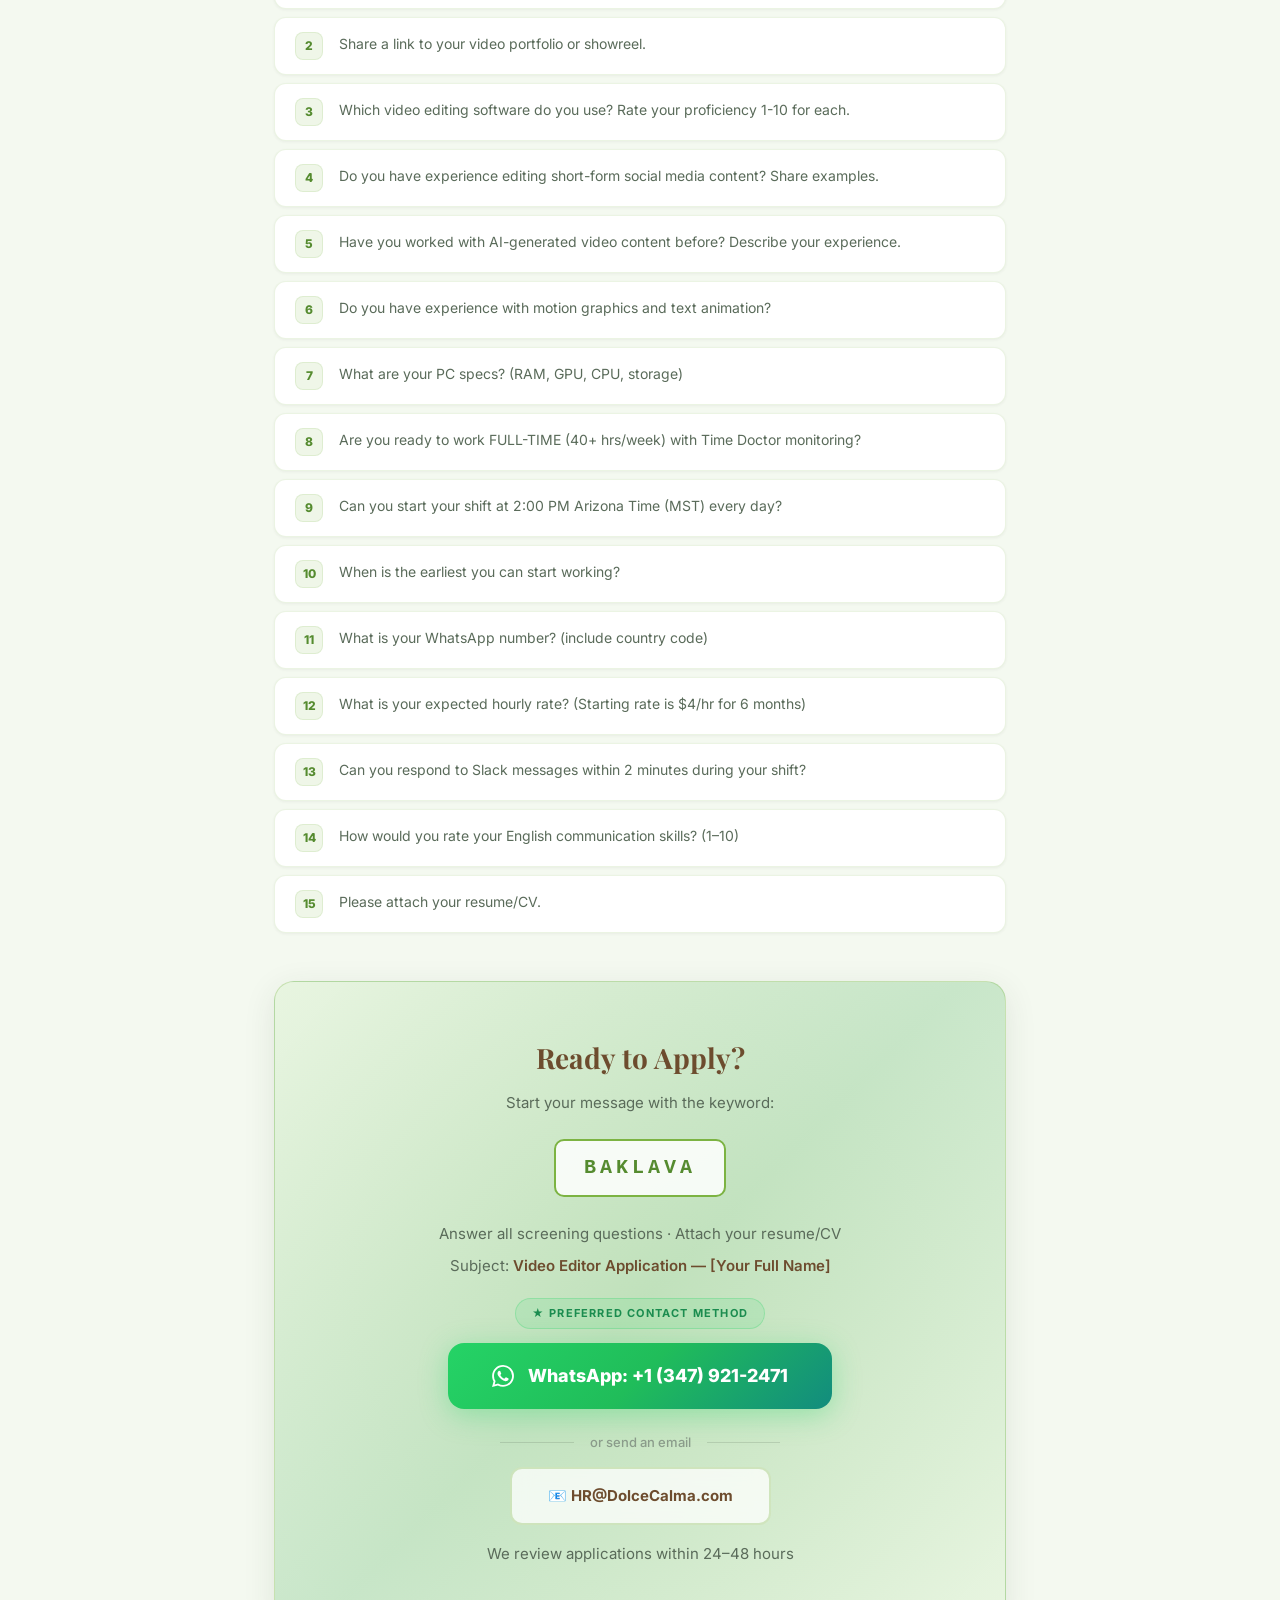
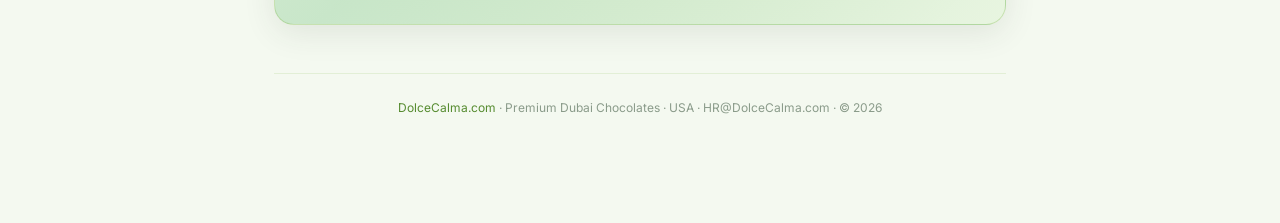
<file: video-editor.html>
<!DOCTYPE html>
<html lang="en">
<head>
    <meta charset="UTF-8">
    <meta http-equiv="Cache-Control" content="no-cache, no-store, must-revalidate">
    <meta http-equiv="Pragma" content="no-cache">
    <meta http-equiv="Expires" content="0">
    <meta name="viewport" content="width=device-width, initial-scale=1.0">
    <title>Video Editor — Dolce Calma Careers</title>
    <meta name="description" content="Full-time remote Video Editor. Edit real footage and AI content for product videos, social media reels, and Amazon ads.">
    <link href="https://fonts.googleapis.com/css2?family=Inter:wght@400;500;600;700;800;900&family=Playfair+Display:wght@400;500;600;700;800;900&display=swap" rel="stylesheet">
    <link rel="stylesheet" href="styles.css?v=8">
</head>
<body>
<div class="container">
    <a href="index.html" class="back-link">← All Positions</a>
    <div class="hero">
        <img src="logo.png" alt="Dolce Calma" class="hero-logo">
        <div class="hero-badge">We're Hiring</div>
        <h1>Video Editor</h1>
        <p>Edit stunning product videos from real footage and AI-generated content for our premium Dubai chocolate brand.</p>
        <div class="hero-meta">
            <span>🌍 <em>Remote</em></span><span>⏰ <em>Full-Time 40+ hrs/wk</em></span><span>💰 <em>$4/hr Starting</em></span>
        </div>
    </div>

    <div class="divider"><span>About Us</span></div>
    <div class="card">
        <h3>About Dolce Calma</h3>
        <p>We are <span class="hl">Dolce Calma</span>, a USA-based eCommerce brand selling premium Dubai chocolates, pistachio creams, and luxury Middle Eastern confections. We have a growing library of real product footage and AI-generated content that needs to be edited into polished, scroll-stopping videos for every platform.</p>
    </div>

    <div class="divider"><span>What You'll Be Doing</span></div>
    <div class="card">
        <h3>Your Responsibilities</h3>
        <ul>
            <li>Edit product videos combining real footage with AI-generated content</li>
            <li>Create short-form content for TikTok, Instagram Reels, and YouTube Shorts</li>
            <li>Produce Amazon product listing videos and Sponsored Brand Video ads</li>
            <li>Edit lifestyle and "unboxing" style videos for social media</li>
            <li>Add motion graphics, text overlays, transitions, and sound design</li>
            <li>Color grade footage to match our premium brand aesthetic</li>
            <li>Create video ads optimized for each platform's specifications</li>
            <li>Edit tutorial and "how it's made" style content</li>
            <li>Produce hero videos for Shopify product pages and landing pages</li>
            <li>Maintain an organized project file structure for all video assets</li>
            <li>Turn around edits quickly based on team feedback</li>
        </ul>
    </div>

    <div class="card">
        <h3>Content Types You'll Edit</h3>
        <ul>
            <li><span class="hl">Product showcase videos</span> — Premium chocolate close-ups, texture shots</li>
            <li><span class="hl">Social media reels</span> — 15-60 second scroll-stopping content</li>
            <li><span class="hl">Amazon video ads</span> — Sponsored Brand Video, product page video</li>
            <li><span class="hl">AI + real footage mashups</span> — Blending AI-generated scenes with real product shots</li>
            <li><span class="hl">Lifestyle/unboxing</span> — Customer experience and gifting content</li>
        </ul>
    </div>

    <div class="divider"><span>Work Schedule</span></div>
    <div data-shared="schedule"></div>

    <div class="divider"><span>Mandatory Tools &amp; Rules</span></div>
    <div data-shared="rules"></div>

    <div data-shared="pay"></div>

    <div class="divider"><span>Requirements</span></div>
    <div class="card">
        <h3>What We're Looking For</h3>
        <ul>
            <li>2+ years of video editing experience with a strong portfolio/showreel</li>
            <li>Proficiency in Adobe Premiere Pro, After Effects, or DaVinci Resolve</li>
            <li>Experience with short-form social media content (Reels, TikTok, Shorts)</li>
            <li>Strong sense of pacing, rhythm, and storytelling</li>
            <li>Experience with motion graphics and text animation</li>
            <li>Color grading skills — creating a premium, appetizing look</li>
            <li>Ability to work with AI-generated footage and blend with real content</li>
            <li>Knowledge of CapCut, Canva Video, or similar quick-edit tools is a plus</li>
            <li>Must have a powerful computer capable of smooth video editing</li>
            <li>Excellent English communication (writing required)</li>
            <li>Must be EXTREMELY FAST and RESPONSIVE — reply within 2 minutes</li>
            <li>Comfortable with Time Doctor monitoring</li>
            <li>Available to start at 2:00 PM Arizona Time (MST) every working day</li>
        </ul>
    </div>

    <div class="divider"><span>Screening Questions</span></div>
    <div class="rule-card rule-amber" style="margin-bottom:24px;"><h4>⚠️ IMPORTANT: Start your reply email with the word "BAKLAVA"</h4><p>Applications without this keyword will be ignored.</p></div>
    <ol class="question-list">
        <li>What is your full name and location (city, country)?</li>
        <li>Share a link to your video portfolio or showreel.</li>
        <li>Which video editing software do you use? Rate your proficiency 1-10 for each.</li>
        <li>Do you have experience editing short-form social media content? Share examples.</li>
        <li>Have you worked with AI-generated video content before? Describe your experience.</li>
        <li>Do you have experience with motion graphics and text animation?</li>
        <li>What are your PC specs? (RAM, GPU, CPU, storage)</li>
        <li>Are you ready to work FULL-TIME (40+ hrs/week) with Time Doctor monitoring?</li>
        <li>Can you start your shift at 2:00 PM Arizona Time (MST) every day?</li>
        <li>When is the earliest you can start working?</li>
        <li>What is your WhatsApp number? (include country code)</li>
        <li>What is your expected hourly rate? (Starting rate is $4/hr for 6 months)</li>
        <li>Can you respond to Slack messages within 2 minutes during your shift?</li>
        <li>How would you rate your English communication skills? (1–10)</li>
        <li>Please attach your resume/CV.</li>
    </ol>

        <div data-shared="cta" data-keyword="BAKLAVA" data-subject="Video Editor Application"></div>
<div class="footer"><a href="https://dolcecalma.com" target="_blank">DolceCalma.com</a> · Premium Dubai Chocolates · USA · HR@DolceCalma.com · © 2026</div>
</div>
<script src="shared-rules.js"></script>
</body>
</html>
</file>
<file: styles.css>
/* Dolce Calma HR — Shared Vacancy Styles — Light Pistachio Theme */
*, *::before, *::after { box-sizing: border-box; margin: 0; padding: 0; }
:root {
    /* Light pistachio/green/lime palette */
    --bg: #F4F9F0;
    --bg-card: #FFFFFF;
    --bg-card-hover: #F0F7EC;
    --text: #2D3B2D;
    --text-muted: #5A6B5A;
    --text-dim: #8A9B8A;
    --pistachio: #7CB342;
    --pistachio-light: #E8F5E0;
    --pistachio-dark: #558B2F;
    --pistachio-glow: rgba(124,179,66,0.12);
    --chocolate: #6D4C2E;
    --chocolate-light: #8B6040;
    --gold: #B8963E;
    --gold-light: #D4B06A;
    --green-accent: #4CAF50;
    --green-bg: rgba(76,175,80,0.08);
    --green-border: rgba(76,175,80,0.25);
    --red: #C62828;
    --red-bg: rgba(198,40,40,0.06);
    --amber: #E65100;
    --amber-bg: rgba(230,81,0,0.06);
    --lime: #9CCC65;
    --lime-light: #F1F8E9;
    --border: rgba(124,179,66,0.15);
    --border-strong: rgba(124,179,66,0.3);
    --shadow-sm: 0 1px 3px rgba(45,59,45,0.06);
    --shadow-md: 0 4px 16px rgba(45,59,45,0.08);
    --shadow-lg: 0 8px 32px rgba(45,59,45,0.1);
    --radius: 20px;
    --radius-sm: 12px;
    --transition: all 0.35s cubic-bezier(0.4, 0, 0.2, 1);
}
body {
    font-family: 'Inter', -apple-system, sans-serif;
    background: var(--bg);
    color: var(--text);
    line-height: 1.7;
}
.container { max-width: 780px; margin: 0 auto; padding: 40px 24px 80px; }

/* Back link */
.back-link {
    display: inline-flex; align-items: center; gap: 8px; color: var(--pistachio-dark);
    text-decoration: none; font-size: 13px; font-weight: 600; margin-bottom: 32px;
    transition: var(--transition); letter-spacing: 0.5px; text-transform: uppercase;
}
.back-link:hover { color: var(--pistachio); transform: translateX(-4px); }

/* Hero */
.hero {
    text-align: center; padding: 60px 32px 52px;
    background: linear-gradient(135deg, #FFFFFF 0%, #F1F8E9 40%, #E8F5E0 100%);
    border-radius: var(--radius); margin-bottom: 40px;
    border: 1px solid var(--border); position: relative; overflow: hidden;
    box-shadow: var(--shadow-md);
}
.hero::before {
    content: ''; position: absolute; top: -50%; left: 50%; transform: translateX(-50%);
    width: 120%; height: 200%;
    background: radial-gradient(ellipse at center, rgba(124,179,66,0.06) 0%, transparent 60%);
}
.hero::after {
    content: ''; position: absolute; bottom: 0; left: 0; right: 0; height: 2px;
    background: linear-gradient(90deg, transparent, var(--pistachio), transparent);
}
.hero-logo {
    width: 160px; margin: 0 auto 20px; display: block; position: relative; z-index: 1;
    filter: drop-shadow(0 4px 12px rgba(124,179,66,0.15));
}
.hero-badge {
    display: inline-block; background: var(--pistachio-glow);
    border: 1px solid var(--border-strong);
    padding: 6px 18px; border-radius: 20px; font-size: 11px; font-weight: 700;
    letter-spacing: 1.5px; text-transform: uppercase; color: var(--pistachio-dark);
    margin-bottom: 20px; position: relative; z-index: 1;
}
.hero h1 {
    font-family: 'Playfair Display', serif; font-size: 38px; font-weight: 700;
    line-height: 1.2; margin-bottom: 12px; position: relative; z-index: 1;
    color: var(--chocolate);
}
.hero p {
    color: var(--text-muted); font-size: 16px; position: relative; z-index: 1;
    max-width: 560px; margin: 0 auto;
}
.hero-meta {
    display: flex; justify-content: center; gap: 24px; margin-top: 24px;
    position: relative; z-index: 1; flex-wrap: wrap;
}
.hero-meta span {
    display: flex; align-items: center; gap: 6px;
    font-size: 13px; color: var(--text-dim);
}
.hero-meta span em { color: var(--pistachio-dark); font-style: normal; font-weight: 600; }

/* Divider */
.divider { display: flex; align-items: center; gap: 16px; margin: 44px 0 28px; }
.divider::before, .divider::after {
    content: ''; flex: 1; height: 1px;
    background: linear-gradient(90deg, transparent, var(--border-strong), transparent);
}
.divider span {
    font-family: 'Playfair Display', serif; color: var(--pistachio-dark);
    font-size: 13px; letter-spacing: 3px; text-transform: uppercase; white-space: nowrap;
}

/* Cards */
.card {
    background: var(--bg-card); border: 1px solid var(--border);
    border-radius: var(--radius-sm); padding: 28px 32px; margin-bottom: 16px;
    transition: var(--transition); box-shadow: var(--shadow-sm);
}
.card:hover {
    border-color: var(--border-strong);
    box-shadow: var(--shadow-md);
    transform: translateY(-2px);
}
.card h3 {
    font-family: 'Playfair Display', serif; font-size: 18px;
    margin-bottom: 16px; color: var(--chocolate);
}
.card ul { list-style: none; padding: 0; }
.card li {
    display: flex; align-items: flex-start; gap: 12px;
    padding: 8px 0; font-size: 14px; color: var(--text-muted); line-height: 1.6;
}
.card li::before {
    content: '◆'; color: var(--pistachio); font-size: 8px;
    margin-top: 7px; flex-shrink: 0;
}
.card p { font-size: 14px; color: var(--text-muted); line-height: 1.7; }
.hl { color: var(--chocolate); font-weight: 600; }

/* Rule cards */
.rule-card {
    background: var(--bg-card); border-radius: var(--radius-sm); padding: 20px 28px;
    margin-bottom: 10px; border-left: 3px solid; transition: var(--transition);
    box-shadow: var(--shadow-sm);
}
.rule-card:hover { transform: translateX(4px); box-shadow: var(--shadow-md); }
.rule-card h4 { font-size: 14px; font-weight: 700; margin-bottom: 4px; }
.rule-card p { font-size: 13px; color: var(--text-muted); margin: 0; }
.rule-red { border-color: var(--red); background: linear-gradient(135deg, #FFFFFF 0%, #FFF5F5 100%); }
.rule-red h4 { color: var(--red); }
.rule-amber { border-color: var(--amber); background: linear-gradient(135deg, #FFFFFF 0%, #FFF8F0 100%); }
.rule-amber h4 { color: var(--amber); }
.rule-green { border-color: var(--green-accent); background: linear-gradient(135deg, #FFFFFF 0%, #F1F8E9 100%); }
.rule-green h4 { color: var(--pistachio-dark); }

/* Table */
table {
    width: 100%; border-collapse: separate; border-spacing: 0;
    margin: 20px 0; border-radius: var(--radius-sm); overflow: hidden;
    border: 1px solid var(--border); box-shadow: var(--shadow-sm);
    background: var(--bg-card);
}
th, td {
    padding: 14px 20px; text-align: left; font-size: 14px;
    border-bottom: 1px solid rgba(124,179,66,0.08);
}
th {
    background: var(--pistachio-light); color: var(--pistachio-dark);
    font-weight: 700; font-size: 11px; text-transform: uppercase; letter-spacing: 1px;
}
td { color: var(--text-muted); }
tr:last-child td { border-bottom: none; }
tr:hover td { background: var(--lime-light); }

/* Pay block */
.pay-block {
    background: linear-gradient(135deg, #E8F5E0 0%, #F1F8E9 50%, #E8F5E0 100%);
    border: 1px solid var(--green-border); border-radius: var(--radius);
    padding: 36px; margin: 24px 0; box-shadow: var(--shadow-sm);
}
.pay-block h3 {
    color: var(--pistachio-dark); font-family: 'Playfair Display', serif;
    font-size: 22px; margin-bottom: 20px;
}
.pay-grid { display: grid; grid-template-columns: 1fr 1fr; gap: 16px; margin-bottom: 20px; }
.pay-card {
    background: rgba(255,255,255,0.8); border-radius: var(--radius-sm); padding: 24px;
    text-align: center; border: 1px solid var(--border);
    backdrop-filter: blur(10px);
}
.pay-card .label {
    font-size: 11px; color: var(--text-muted); text-transform: uppercase;
    letter-spacing: 1px; margin-bottom: 8px;
}
.pay-card .amount {
    font-family: 'Playfair Display', serif; font-size: 32px;
    font-weight: 700; color: var(--pistachio-dark);
}
.pay-card .sub { font-size: 12px; color: var(--text-dim); margin-top: 4px; }
.pay-note {
    background: rgba(255,255,255,0.6); border-radius: var(--radius-sm);
    padding: 16px 20px; font-size: 13px; color: var(--text-muted); line-height: 1.8;
}
.pay-note strong { color: var(--pistachio-dark); }

/* Questions */
.question-list { list-style: none; padding: 0; counter-reset: q; }
.question-list li {
    counter-increment: q; display: flex; align-items: flex-start; gap: 16px;
    padding: 14px 20px; background: var(--bg-card); border-radius: var(--radius-sm);
    margin-bottom: 8px; font-size: 14px; color: var(--text-muted);
    transition: var(--transition); border: 1px solid var(--border);
    box-shadow: var(--shadow-sm);
}
.question-list li:hover {
    background: var(--lime-light); transform: translateX(4px);
    box-shadow: var(--shadow-md);
}
.question-list li::before {
    content: counter(q); width: 28px; height: 28px; border-radius: 8px;
    background: var(--pistachio-glow); color: var(--pistachio-dark);
    display: flex; align-items: center; justify-content: center;
    font-size: 12px; font-weight: 800; flex-shrink: 0;
    border: 1px solid var(--border);
}

/* CTA */
.cta-block {
    background: linear-gradient(135deg, #E8F5E0, #C8E6C9, #E8F5E0);
    border: 1px solid var(--border-strong); border-radius: var(--radius);
    padding: 52px 36px; text-align: center; margin-top: 48px;
    position: relative; overflow: hidden; box-shadow: var(--shadow-lg);
    display: flex; flex-direction: column; align-items: center;
}
.cta-block::before {
    content: ''; position: absolute; top: -50%; left: 50%; transform: translateX(-50%);
    width: 100%; height: 200%;
    background: radial-gradient(circle, rgba(124,179,66,0.1) 0%, transparent 60%);
}
.cta-block h2 {
    font-family: 'Playfair Display', serif; font-size: 28px;
    margin-bottom: 8px; position: relative; z-index: 1; color: var(--chocolate);
}
.cta-block p {
    color: var(--text-muted); margin-bottom: 6px;
    font-size: 15px; position: relative; z-index: 1;
}
.cta-keyword {
    display: inline-block; background: rgba(255,255,255,0.85);
    border: 2px solid var(--pistachio);
    padding: 10px 28px; border-radius: 10px; font-family: monospace; font-size: 20px;
    font-weight: 800; color: var(--pistachio-dark); margin: 18px 0 24px;
    position: relative; z-index: 1; letter-spacing: 4px;
}
.cta-preferred {
    display: inline-flex; align-items: center; gap: 6px;
    background: rgba(37,211,102,0.1);
    border: 1px solid rgba(37,211,102,0.25); color: #1B8C4F;
    font-size: 11px; font-weight: 700; letter-spacing: 1.2px; text-transform: uppercase;
    padding: 5px 16px; border-radius: 20px; margin-bottom: 14px;
    position: relative; z-index: 1;
}
.cta-whatsapp {
    display: inline-flex; align-items: center; justify-content: center; gap: 14px;
    background: linear-gradient(135deg, #25D366 0%, #20BD5A 50%, #128C7E 100%);
    color: #FFFFFF; padding: 18px 44px; border-radius: 16px;
    font-size: 18px; font-weight: 800; text-decoration: none;
    transition: var(--transition); position: relative; z-index: 1;
    box-shadow: 0 6px 28px rgba(37,211,102,0.35);
    white-space: nowrap;
}
.cta-whatsapp:hover {
    transform: translateY(-3px) scale(1.02);
    box-shadow: 0 10px 40px rgba(37,211,102,0.45);
}
.cta-whatsapp svg {
    width: 22px; height: 22px; fill: white; flex-shrink: 0;
}
.cta-or {
    display: flex; align-items: center; gap: 16px;
    color: var(--text-dim); font-size: 13px; font-weight: 500;
    margin: 22px 0 14px; position: relative; z-index: 1;
    width: 280px;
}
.cta-or::before, .cta-or::after {
    content: ''; flex: 1; height: 1px;
    background: rgba(45,59,45,0.15);
}
.cta-email {
    display: inline-flex; align-items: center; justify-content: center; gap: 10px;
    background: rgba(255,255,255,0.75); border: 2px solid var(--border-strong);
    color: var(--chocolate); padding: 14px 36px; border-radius: 12px;
    font-size: 15px; font-weight: 700; text-decoration: none;
    transition: var(--transition); position: relative; z-index: 1;
    backdrop-filter: blur(10px);
}
.cta-email:hover {
    transform: translateY(-2px); background: rgba(255,255,255,0.95);
    box-shadow: var(--shadow-md); border-color: var(--pistachio);
}
.cta-note {
    font-size: 12px; color: var(--text-dim); margin-top: 16px;
    position: relative; z-index: 1;
}

/* Footer */
.footer {
    text-align: center; margin-top: 48px; padding: 24px;
    color: var(--text-dim); font-size: 12px;
    border-top: 1px solid var(--border);
}
.footer a { color: var(--pistachio-dark); text-decoration: none; }

@media (max-width: 640px) {
    .container { padding: 16px 14px 60px; }
    .hero { padding: 36px 18px 32px; }
    .hero h1 { font-size: 26px; }
    .hero p { font-size: 14px; }
    .hero-logo { width: 120px; }
    .hero-badge { font-size: 10px; padding: 5px 14px; }
    .hero-meta { gap: 10px; }
    .hero-meta span { font-size: 12px; }
    .divider { margin: 32px 0 20px; }
    .divider span { font-size: 11px; letter-spacing: 2px; }
    .card { padding: 20px 18px; }
    .card h3 { font-size: 16px; }
    .card li { font-size: 13px; gap: 10px; padding: 6px 0; }
    .rule-card { padding: 16px 18px; }
    .pay-grid { grid-template-columns: 1fr; }
    .pay-block { padding: 24px 18px; }
    .pay-card .amount { font-size: 26px; }
    .question-list li { padding: 12px 14px; font-size: 13px; gap: 12px; }
    table { font-size: 13px; }
    th, td { padding: 10px 12px; font-size: 13px; }
    .cta-block { padding: 32px 18px; }
    .cta-block h2 { font-size: 22px; }
    .cta-keyword { font-size: 16px; padding: 8px 20px; letter-spacing: 3px; margin: 14px 0 18px; }
    .cta-preferred { font-size: 10px; padding: 4px 12px; margin-bottom: 12px; }
    .cta-whatsapp {
        padding: 14px 20px; font-size: 14px; gap: 10px; border-radius: 14px;
    }
    .cta-whatsapp svg { width: 20px; height: 20px; }
    .cta-or { width: 200px; margin: 16px 0 10px; font-size: 12px; }
    .cta-email { padding: 12px 24px; font-size: 14px; }
    .cta-note { font-size: 11px; }
}
</file>
